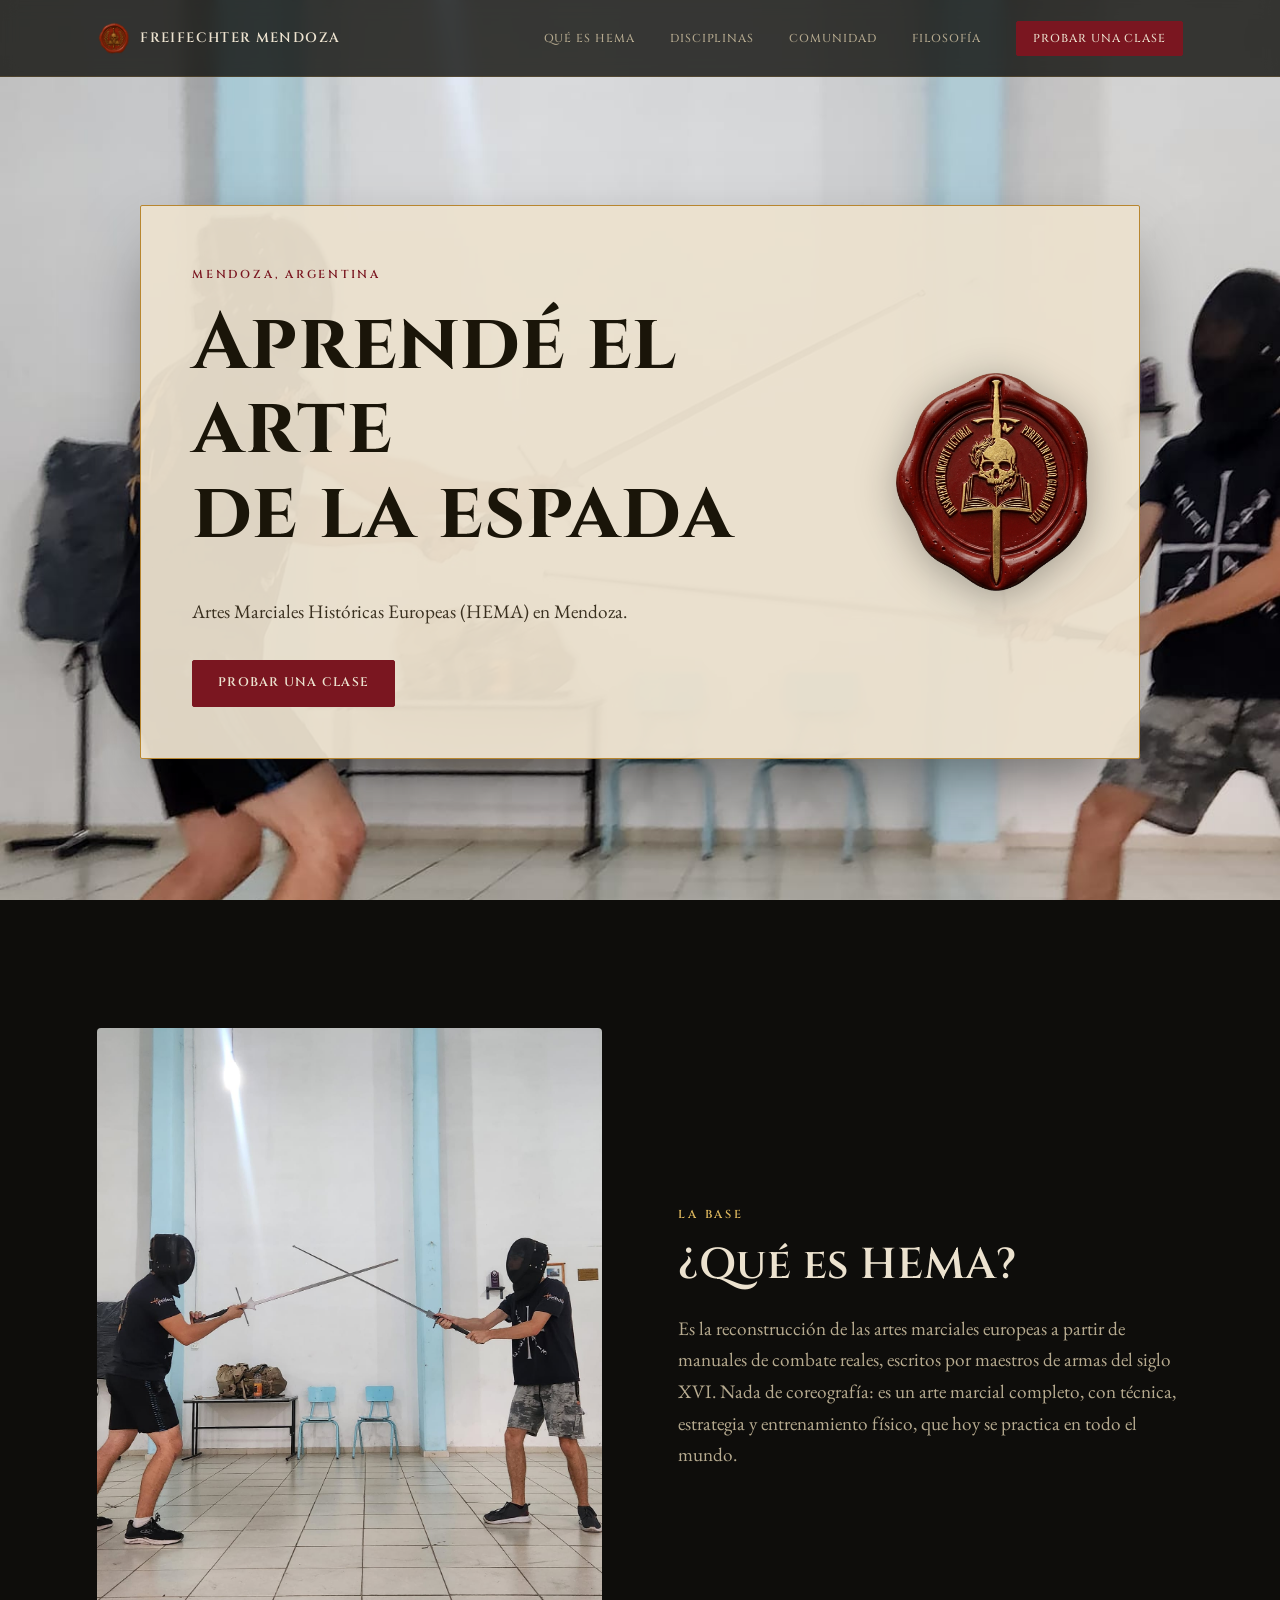
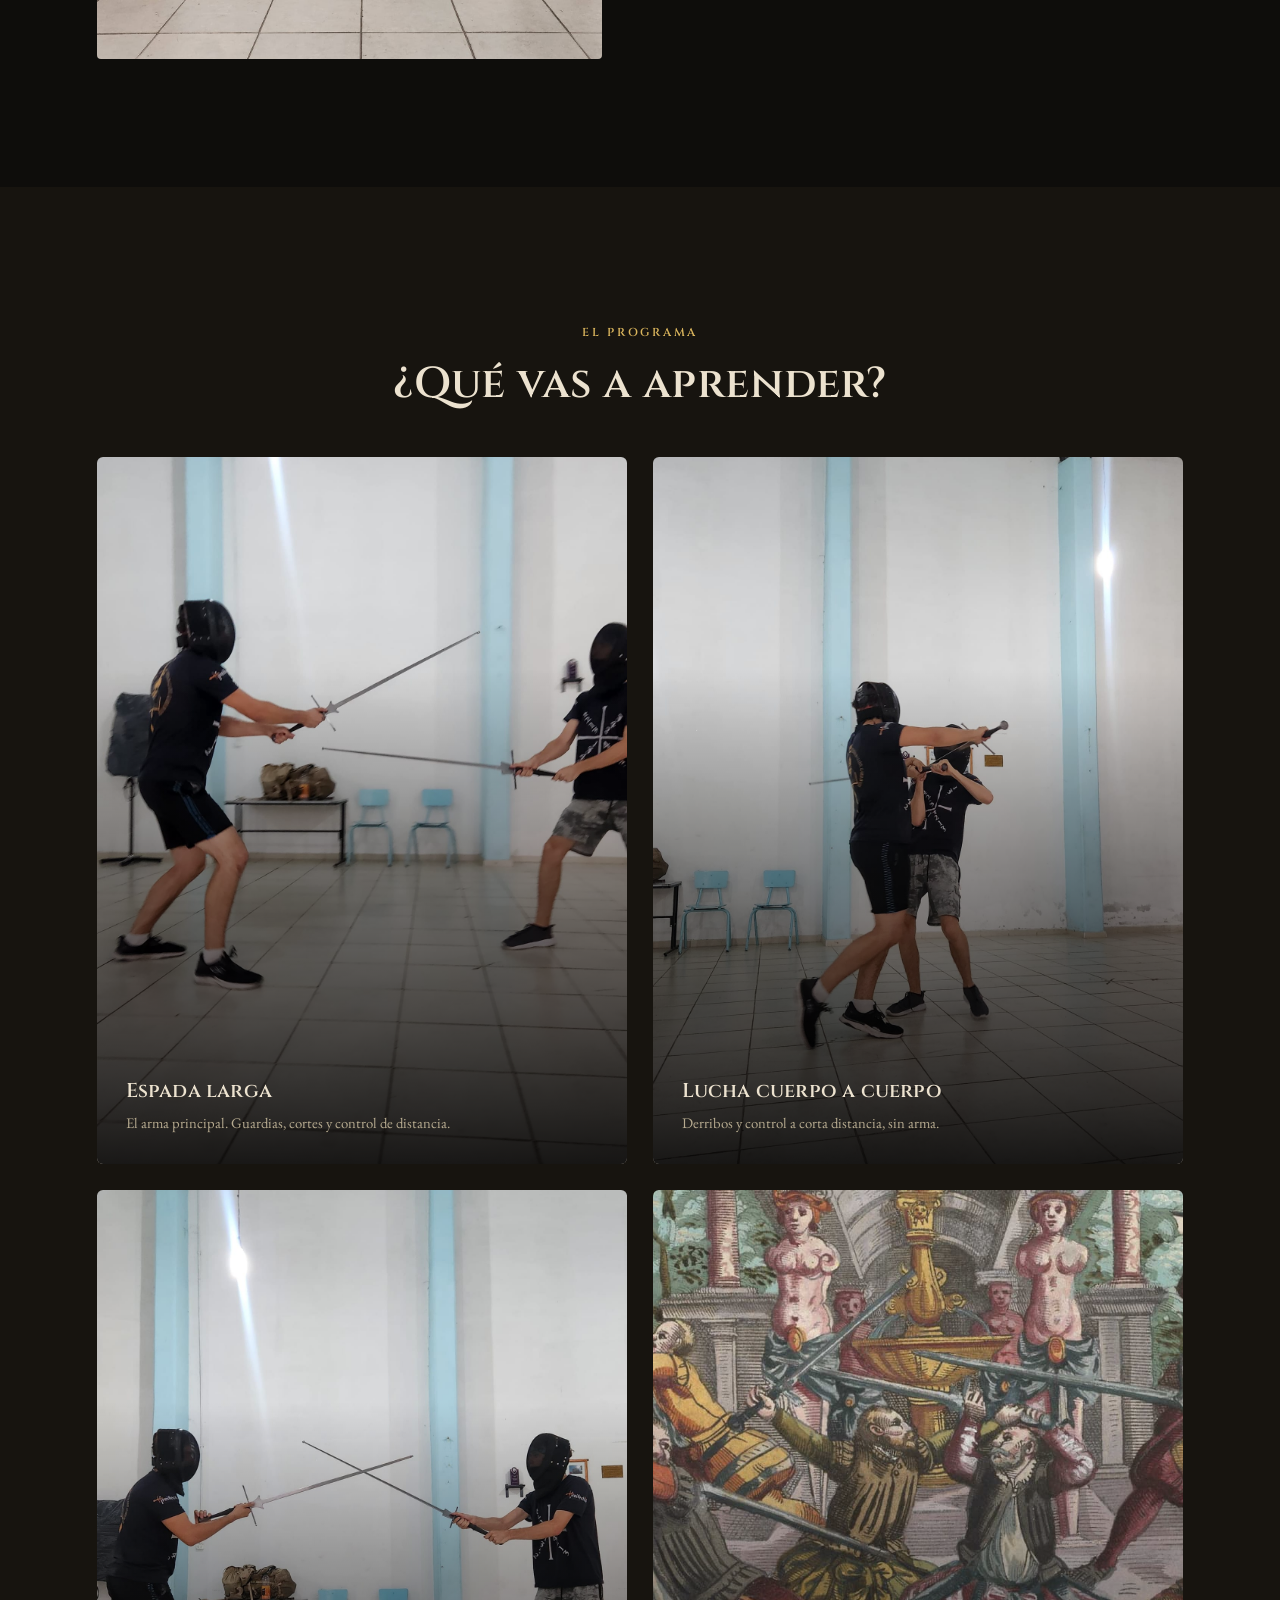
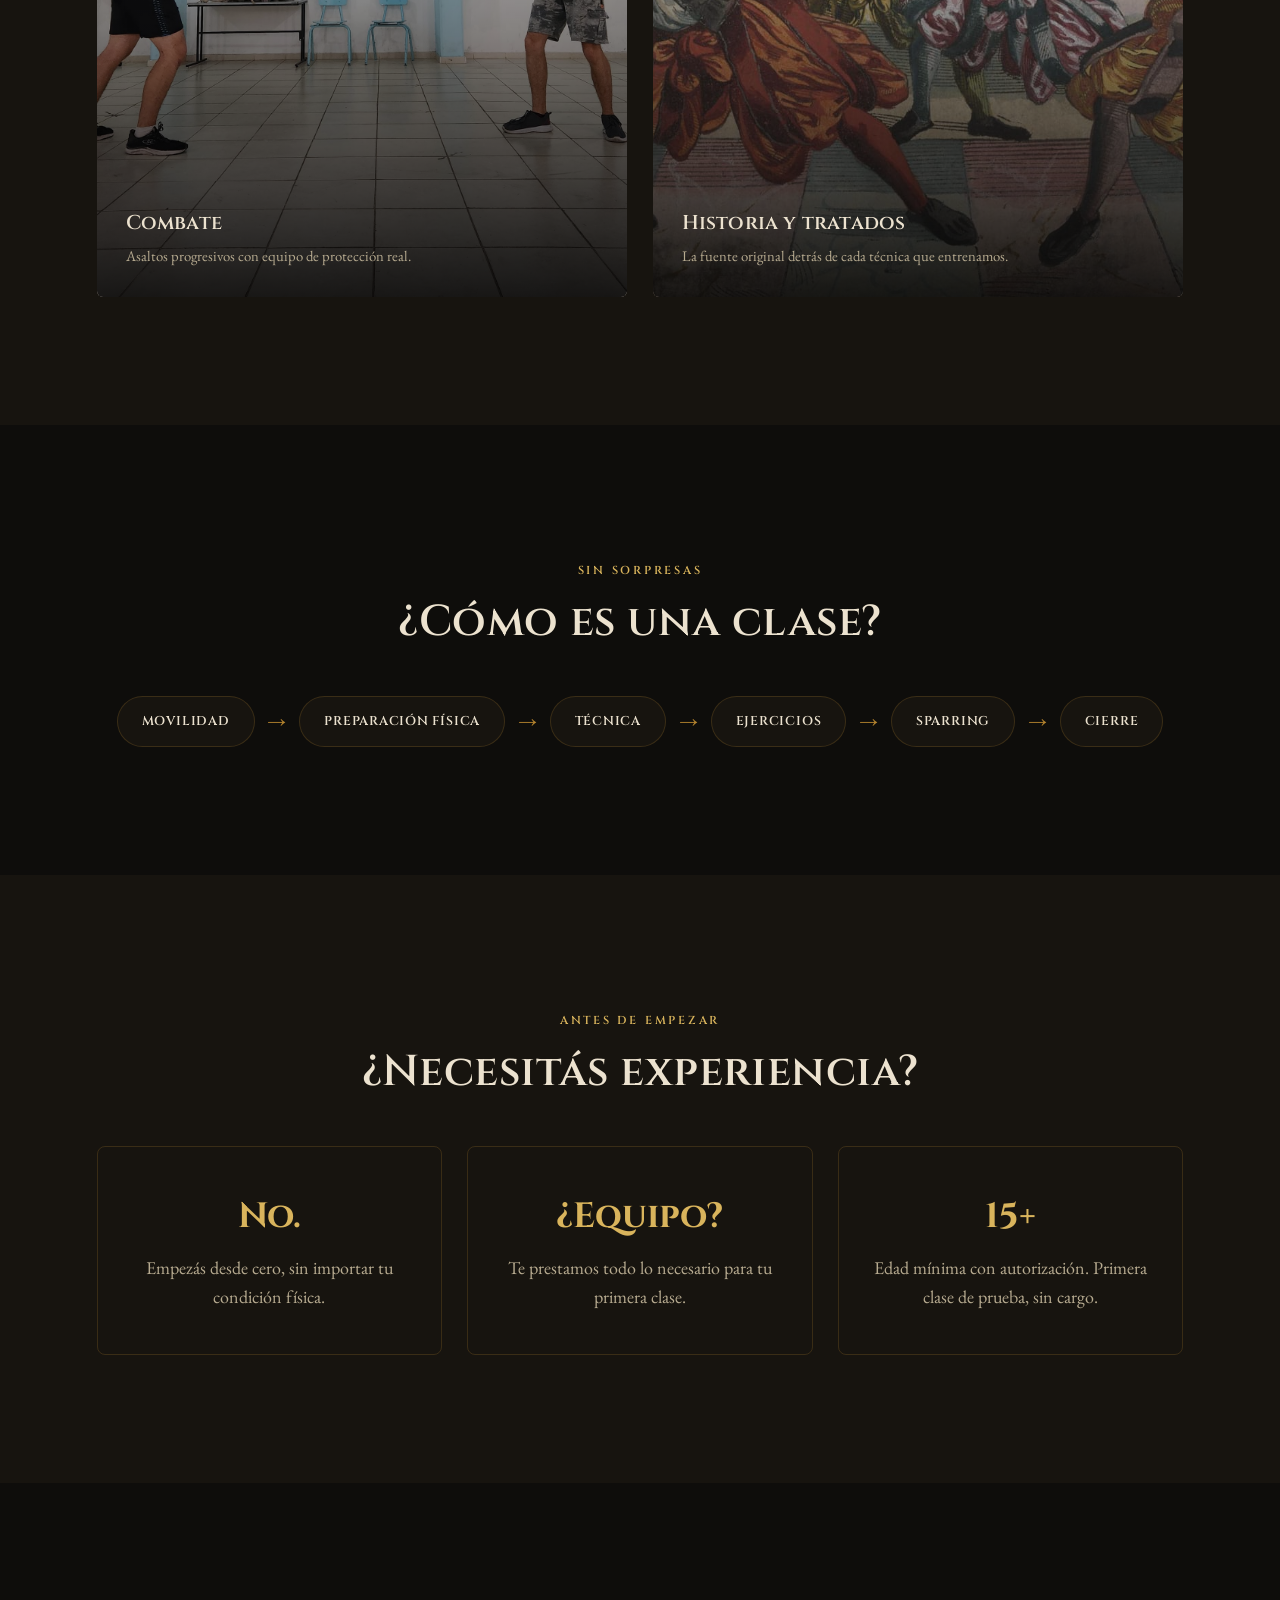
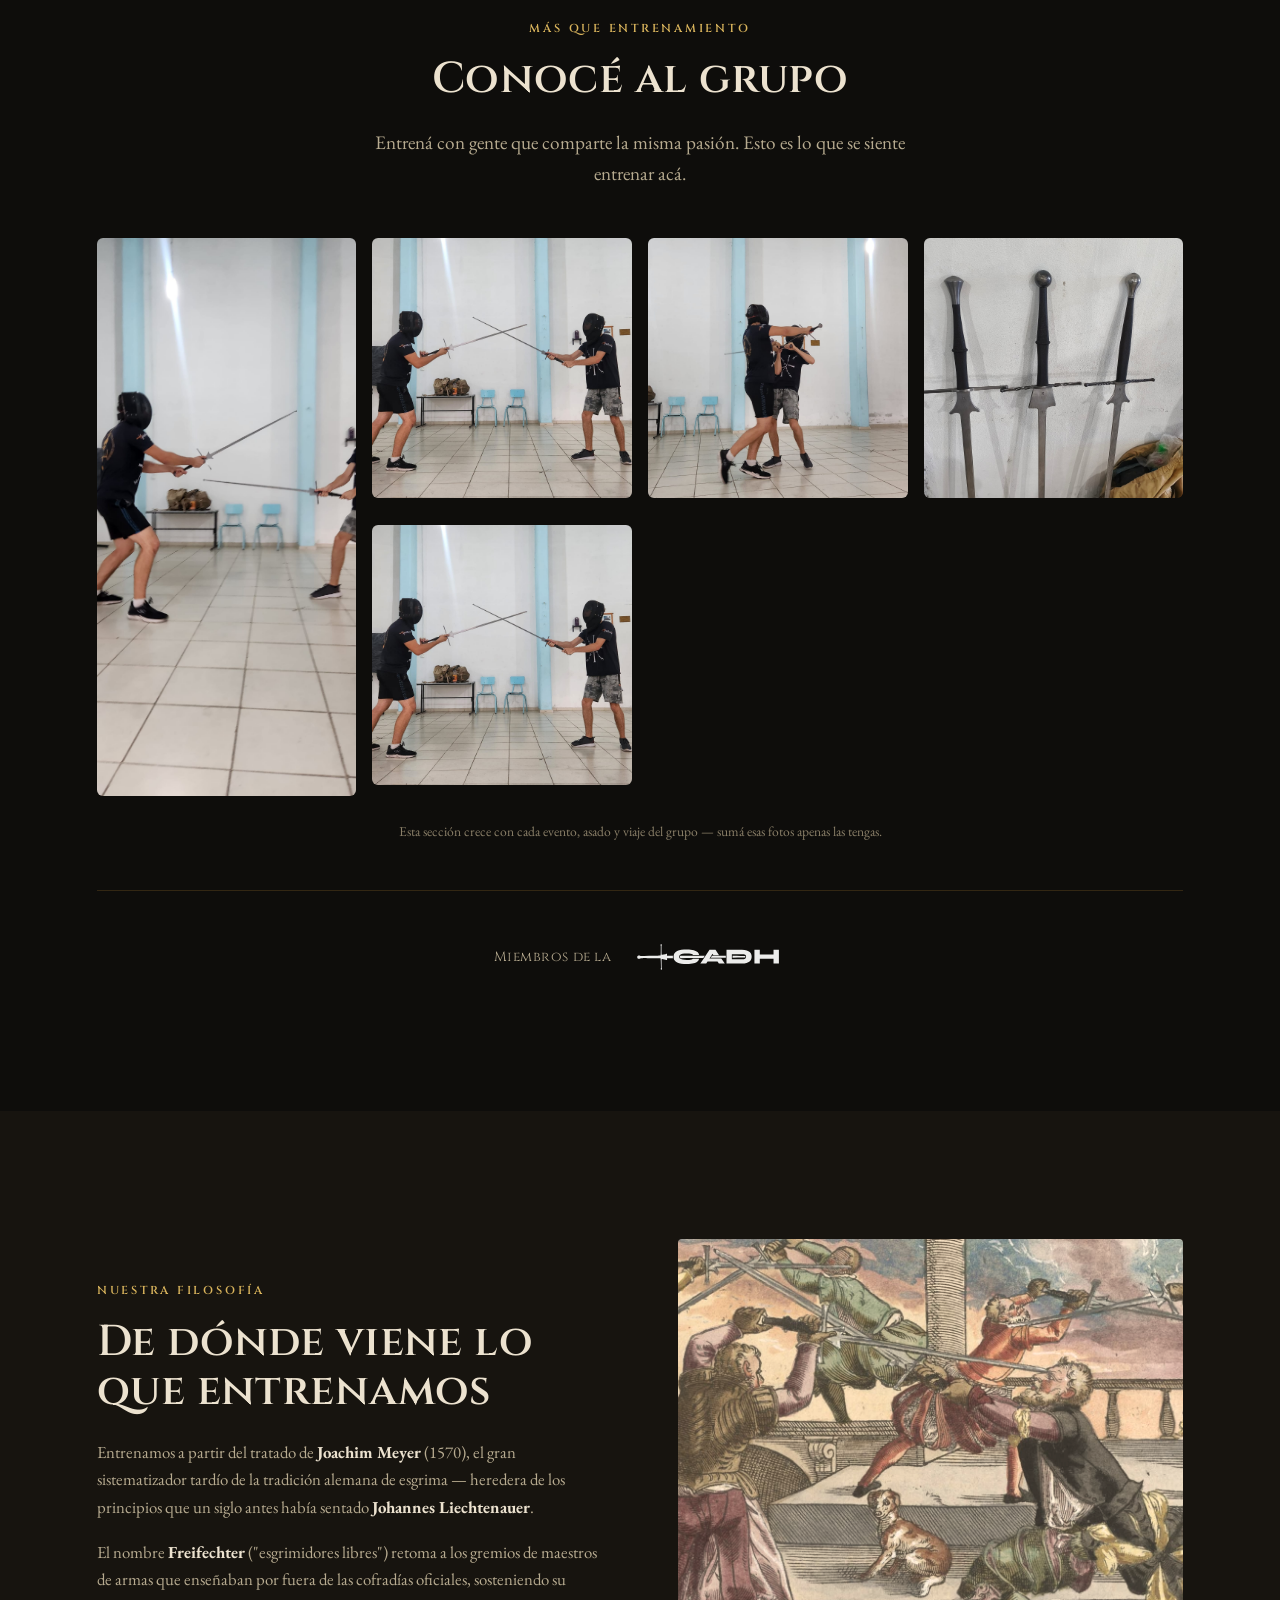
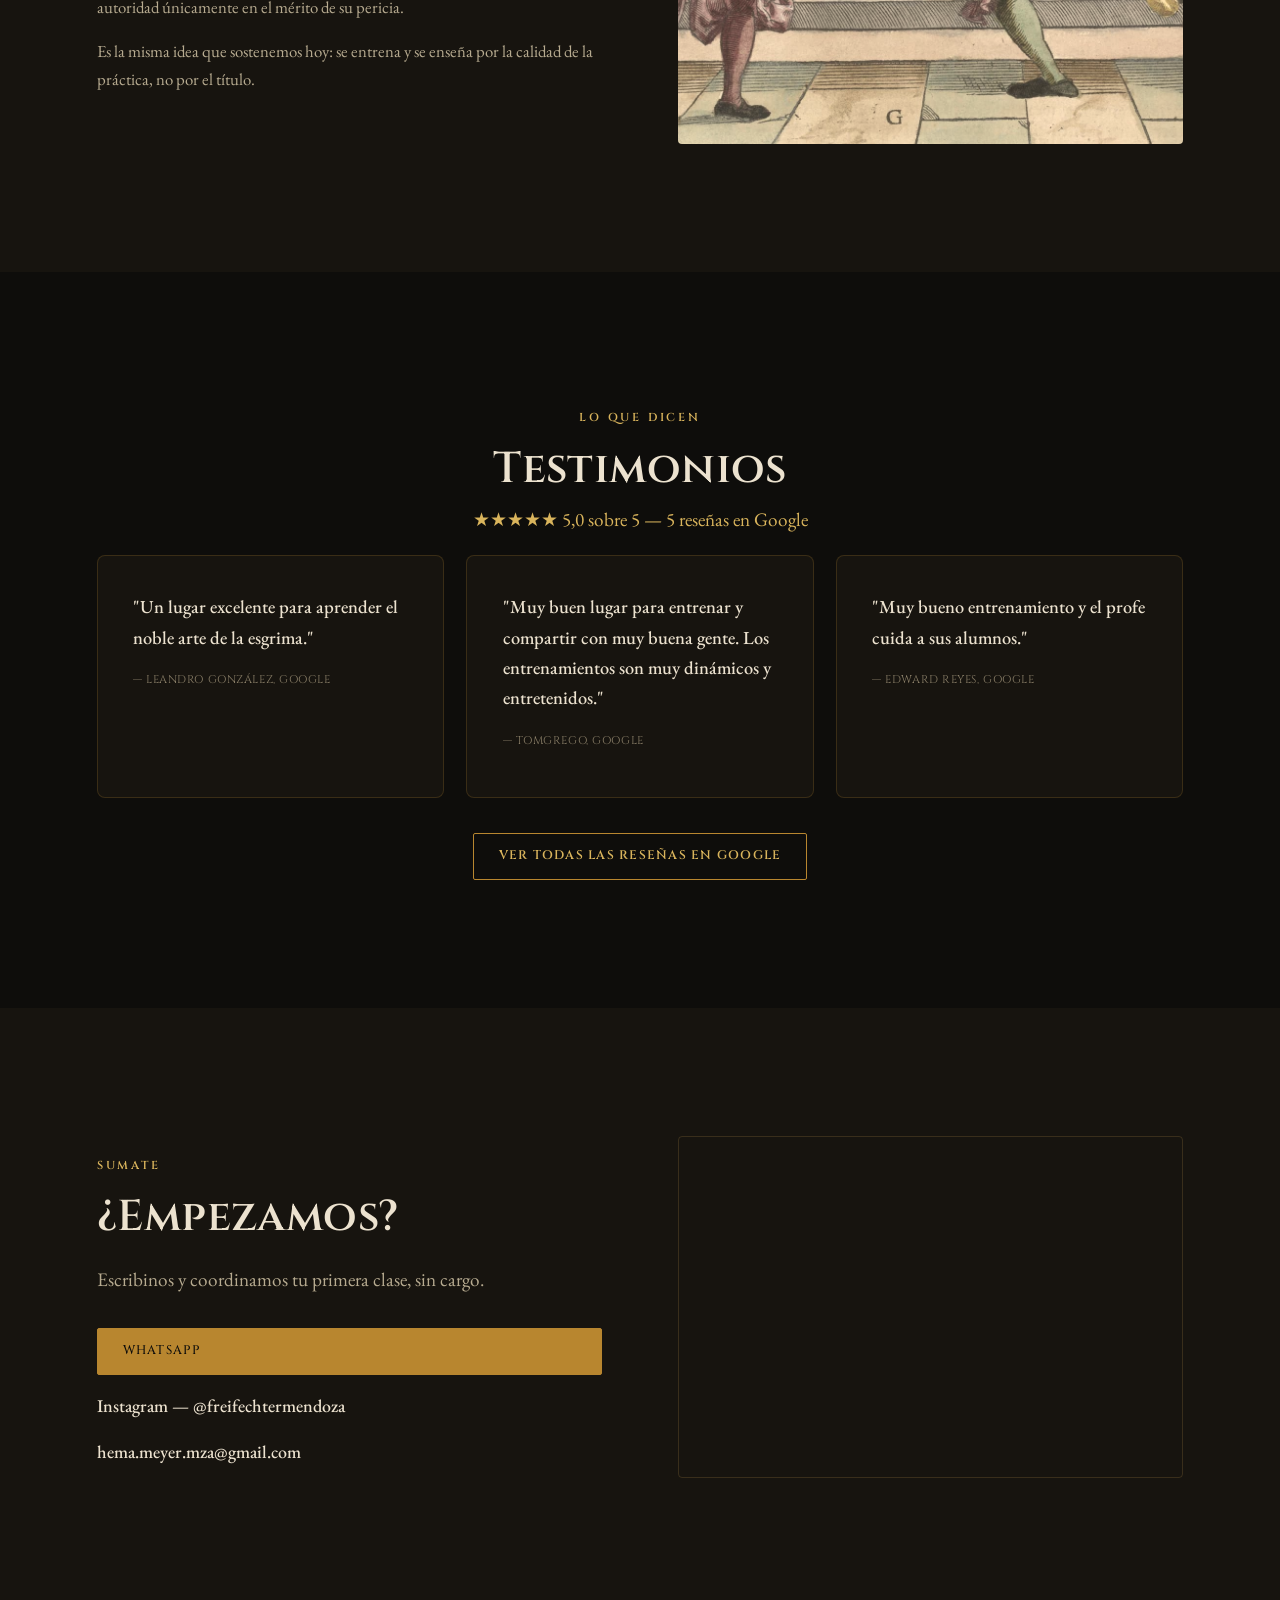
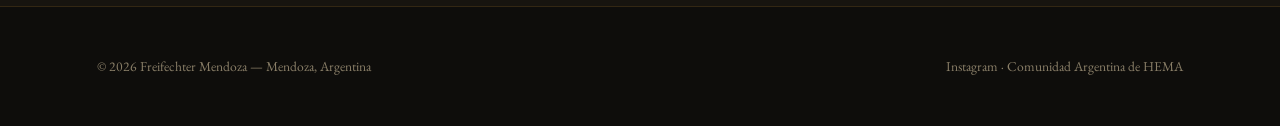
<file: index.html>
<!DOCTYPE html>
<html lang="es-AR">
<head>
<meta charset="UTF-8">
<meta name="viewport" content="width=device-width, initial-scale=1.0">
<title>Freifechter Mendoza — Aprendé el arte de la espada</title>
<meta name="description" content="Artes Marciales Históricas Europeas (HEMA) en Mendoza. Entrená esgrima histórica real: espada larga, lucha cuerpo a cuerpo y combate. Clase de prueba sin cargo.">
<link rel="icon" type="image/png" href="assets/img/logo-icon.png">
<meta property="og:type" content="website">
<meta property="og:site_name" content="Freifechter Mendoza">
<meta property="og:title" content="Freifechter Mendoza — Aprendé el arte de la espada">
<meta property="og:description" content="Artes Marciales Históricas Europeas (HEMA) en Mendoza. Clase de prueba sin cargo.">
<meta property="og:image" content="assets/img/og-image.jpg">
<meta name="twitter:card" content="summary_large_image">
<link rel="stylesheet" href="assets/css/style.css">
</head>
<body>

<nav class="nav">
  <div class="container">
    <a href="#inicio" class="brand">
      <img src="assets/img/logo-icon.png" alt="Freifechter Mendoza">
      <span>FREIFECHTER MENDOZA</span>
    </a>
    <button class="nav-toggle" aria-label="Abrir menú">☰</button>
    <div class="nav-links">
      <a href="#que-es">Qué es HEMA</a>
      <a href="#aprender">Disciplinas</a>
      <a href="#comunidad">Comunidad</a>
      <a href="#filosofia">Filosofía</a>
      <a href="#contacto" class="btn solid" style="padding:.6em 1.4em;">Probar una clase</a>
    </div>
  </div>
</nav>

<!-- HERO -->
<header class="hero" id="inicio">
  <div class="hero-bg" style="background-image:url('assets/img/gallery/entrenamiento-guardia.jpg')"></div>
  <div class="container">
    <div class="hero-content reveal">
      <div class="hero-text">
        <span class="eyebrow">Mendoza, Argentina</span>
        <h1>Aprendé el arte<br>de la espada</h1>
        <p class="lead">Artes Marciales Históricas Europeas (HEMA) en Mendoza.</p>
        <div class="hero-actions">
          <a href="https://wa.me/5492613629978?text=Hola%21%20Quiero%20probar%20una%20clase%20en%20Freifechter%20Mendoza." target="_blank" rel="noopener" class="btn solid">Probar una clase</a>
        </div>
      </div>
      <img src="assets/img/hero-seal.png" alt="Sello Freifechter Mendoza" class="hero-logo">
    </div>
  </div>
</header>

<!-- QUÉ ES HEMA -->
<section id="que-es">
  <div class="container split reveal">
    <div>
      <img src="assets/img/gallery/cruce-espadas.jpg" alt="Dos personas entrenando esgrima histórica">
    </div>
    <div>
      <span class="eyebrow">La base</span>
      <h2>¿Qué es HEMA?</h2>
      <p class="lead">Es la reconstrucción de las artes marciales europeas a partir de manuales de combate reales, escritos por maestros de armas del siglo XVI. Nada de coreografía: es un arte marcial completo, con técnica, estrategia y entrenamiento físico, que hoy se practica en todo el mundo.</p>
    </div>
  </div>
</section>

<!-- QUÉ VAS A APRENDER -->
<section id="aprender" style="background:var(--bg-2);">
  <div class="container">
    <div class="center reveal" style="margin-bottom:3rem;">
      <span class="eyebrow">El programa</span>
      <h2>¿Qué vas a aprender?</h2>
    </div>
    <div class="cards4 reveal">
      <div class="card-big">
        <img src="assets/img/gallery/entrenamiento-guardia.jpg" alt="Espada larga">
        <div class="txt"><h3>Espada larga</h3><p>El arma principal. Guardias, cortes y control de distancia.</p></div>
      </div>
      <div class="card-big">
        <img src="assets/img/gallery/trabajo-cercano.jpg" alt="Lucha cuerpo a cuerpo">
        <div class="txt"><h3>Lucha cuerpo a cuerpo</h3><p>Derribos y control a corta distancia, sin arma.</p></div>
      </div>
      <div class="card-big">
        <img src="assets/img/gallery/cruce-espadas.jpg" alt="Combate">
        <div class="txt"><h3>Combate</h3><p>Asaltos progresivos con equipo de protección real.</p></div>
      </div>
      <div class="card-big">
        <img src="assets/img/hero/carousel-3.jpg" alt="Historia y tratados">
        <div class="txt"><h3>Historia y tratados</h3><p>La fuente original detrás de cada técnica que entrenamos.</p></div>
      </div>
    </div>
  </div>
</section>

<!-- CÓMO ES UNA CLASE -->
<section>
  <div class="container center reveal">
    <span class="eyebrow">Sin sorpresas</span>
    <h2 style="margin-bottom:3rem;">¿Cómo es una clase?</h2>
    <div class="timeline">
      <div class="step">Movilidad</div><span class="arrow">→</span>
      <div class="step">Preparación física</div><span class="arrow">→</span>
      <div class="step">Técnica</div><span class="arrow">→</span>
      <div class="step">Ejercicios</div><span class="arrow">→</span>
      <div class="step">Sparring</div><span class="arrow">→</span>
      <div class="step">Cierre</div>
    </div>
  </div>
</section>

<!-- NECESITO EXPERIENCIA -->
<section style="background:var(--bg-2);">
  <div class="container">
    <div class="center reveal" style="margin-bottom:3rem;">
      <span class="eyebrow">Antes de empezar</span>
      <h2>¿Necesitás experiencia?</h2>
    </div>
    <div class="trust3 reveal">
      <div class="trust-block">
        <div class="big">No.</div>
        <p>Empezás desde cero, sin importar tu condición física.</p>
      </div>
      <div class="trust-block">
        <div class="big">¿Equipo?</div>
        <p>Te prestamos todo lo necesario para tu primera clase.</p>
      </div>
      <div class="trust-block">
        <div class="big">15+</div>
        <p>Edad mínima con autorización. Primera clase de prueba, sin cargo.</p>
      </div>
    </div>
  </div>
</section>

<!-- COMUNIDAD -->
<section id="comunidad">
  <div class="container">
    <div class="center reveal" style="margin-bottom:3rem;">
      <span class="eyebrow">Más que entrenamiento</span>
      <h2>Conocé al grupo</h2>
      <p class="lead mx-auto center">Entrená con gente que comparte la misma pasión. Esto es lo que se siente entrenar acá.</p>
    </div>
    <div class="community-grid reveal">
      <img class="tall" src="assets/img/gallery/entrenamiento-guardia.jpg" alt="Entrenamiento en guardia">
      <img src="assets/img/gallery/cruce-espadas.jpg" alt="Cruce de espadas">
      <img src="assets/img/gallery/trabajo-cercano.jpg" alt="Trabajo a corta distancia">
      <img src="assets/img/gallery/espadas-equipo.jpg" alt="Equipo del club">
      <img src="assets/img/gallery/cruce-espadas.jpg" alt="Asalto de entrenamiento">
    </div>
    <p class="form-note center" style="margin-top:1.5rem;font-size:.85rem;color:var(--gray-dim);">Esta sección crece con cada evento, asado y viaje del grupo — sumá esas fotos apenas las tengas.</p>
    <div class="cadh-badge reveal">
      <span>Miembros de la</span>
      <a href="https://www.cadh-hema.com.ar" target="_blank" rel="noopener">
        <img src="assets/img/logo-cadh.svg" alt="Comunidad Argentina de HEMA">
      </a>
    </div>
  </div>
</section>

<!-- FILOSOFÍA -->
<section id="filosofia" class="philosophy">
  <div class="container split reverse reveal">
    <div>
      <img src="assets/img/hero/carousel-5.jpg" alt="Grabado histórico de esgrima, siglo XVI">
    </div>
    <div>
      <span class="eyebrow">Nuestra filosofía</span>
      <h2>De dónde viene lo que entrenamos</h2>
      <p>Entrenamos a partir del tratado de <strong style="color:var(--white);">Joachim Meyer</strong> (1570), el gran sistematizador tardío de la tradición alemana de esgrima — heredera de los principios que un siglo antes había sentado <strong style="color:var(--white);">Johannes Liechtenauer</strong>.</p>
      <p>El nombre <strong style="color:var(--white);">Freifechter</strong> ("esgrimidores libres") retoma a los gremios de maestros de armas que enseñaban por fuera de las cofradías oficiales, sosteniendo su autoridad únicamente en el mérito de su pericia.</p>
      <p>Es la misma idea que sostenemos hoy: se entrena y se enseña por la calidad de la práctica, no por el título.</p>
    </div>
  </div>
</section>

<!-- TESTIMONIOS -->
<section>
  <div class="container">
    <div class="center reveal" style="margin-bottom:1.2rem;">
      <span class="eyebrow">Lo que dicen</span>
      <h2 style="margin-bottom:.6rem;">Testimonios</h2>
      <p class="lead mx-auto center" style="color:var(--gold-soft);">★★★★★ 5,0 sobre 5 — 5 reseñas en Google</p>
    </div>
    <div class="testi-grid reveal">
      <div class="testi-card">
        <p class="quote">"Un lugar excelente para aprender el noble arte de la esgrima."</p>
        <p class="who">— Leandro González, Google</p>
      </div>
      <div class="testi-card">
        <p class="quote">"Muy buen lugar para entrenar y compartir con muy buena gente. Los entrenamientos son muy dinámicos y entretenidos."</p>
        <p class="who">— TomGrego, Google</p>
      </div>
      <div class="testi-card">
        <p class="quote">"Muy bueno entrenamiento y el profe cuida a sus alumnos."</p>
        <p class="who">— Edward Reyes, Google</p>
      </div>
    </div>
    <div class="center reveal" style="margin-top:2.2rem;">
      <a href="https://maps.app.goo.gl/nJZAB4cJ3z2qL3cm6" target="_blank" rel="noopener" class="btn">Ver todas las reseñas en Google</a>
    </div>
  </div>
</section>

<!-- CONTACTO -->
<section id="contacto" style="background:var(--bg-2);">
  <div class="container contact-box reveal">
    <div>
      <span class="eyebrow">Sumate</span>
      <h2>¿Empezamos?</h2>
      <p class="lead">Escribinos y coordinamos tu primera clase, sin cargo.</p>
      <div class="contact-links">
        <a href="https://wa.me/5492613629978?text=Hola%21%20Quiero%20probar%20una%20clase%20en%20Freifechter%20Mendoza." target="_blank" rel="noopener" class="btn gold">WhatsApp</a>
        <a href="https://www.instagram.com/freifechtermendoza/" target="_blank" rel="noopener">Instagram — @freifechtermendoza</a>
        <a href="mailto:hema.meyer.mza@gmail.com">hema.meyer.mza@gmail.com</a>
      </div>
    </div>
    <div class="map-frame">
      <iframe src="https://www.google.com/maps?q=-32.9106794,-68.8632661&hl=es&z=14&output=embed" loading="lazy" title="Ubicación Freifechter Mendoza"></iframe>
    </div>
  </div>
</section>

<footer>
  <div class="container footer-row">
    <span>© <span id="year"></span> Freifechter Mendoza — Mendoza, Argentina</span>
    <span><a href="https://www.instagram.com/freifechtermendoza/" target="_blank" rel="noopener">Instagram</a> · <a href="https://www.cadh-hema.com.ar" target="_blank" rel="noopener">Comunidad Argentina de HEMA</a></span>
  </div>
</footer>

<script>document.getElementById('year').textContent = new Date().getFullYear();</script>
<script src="assets/js/main.js"></script>
</body>
</html>
</file>
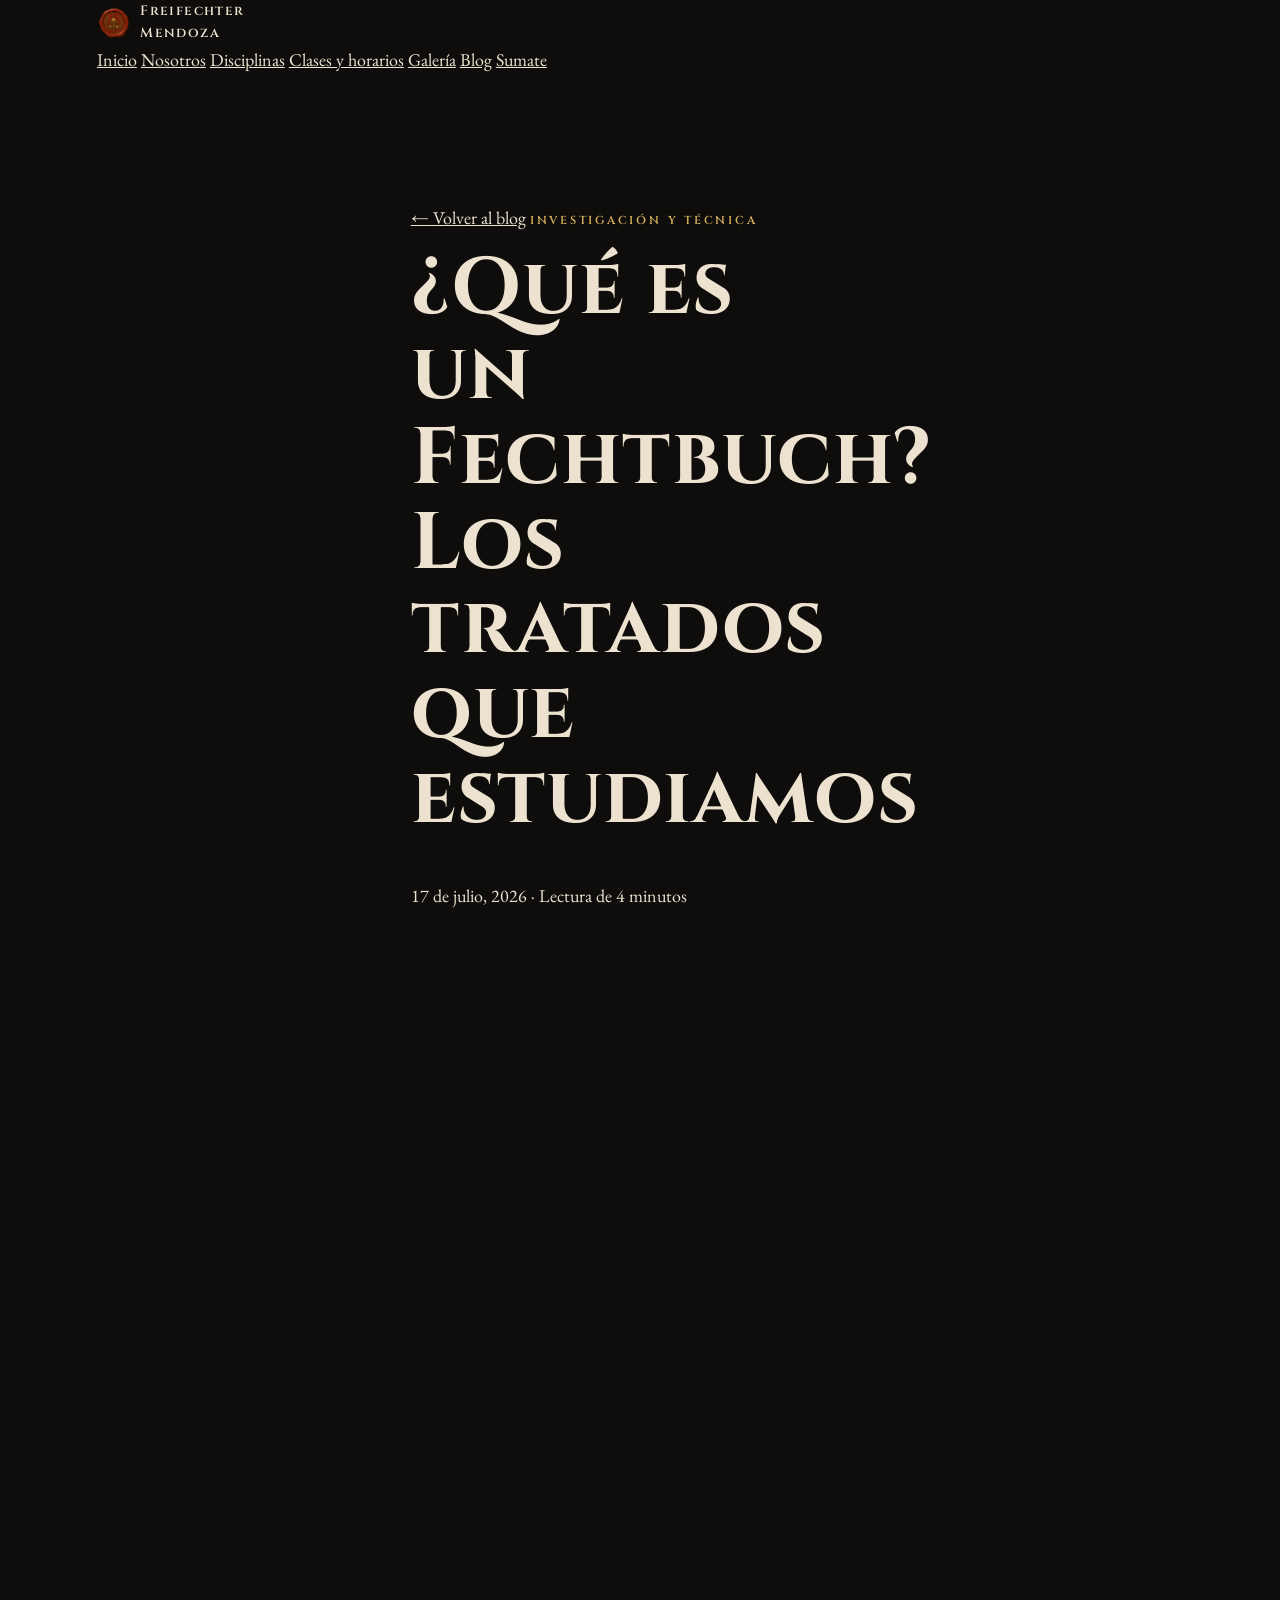
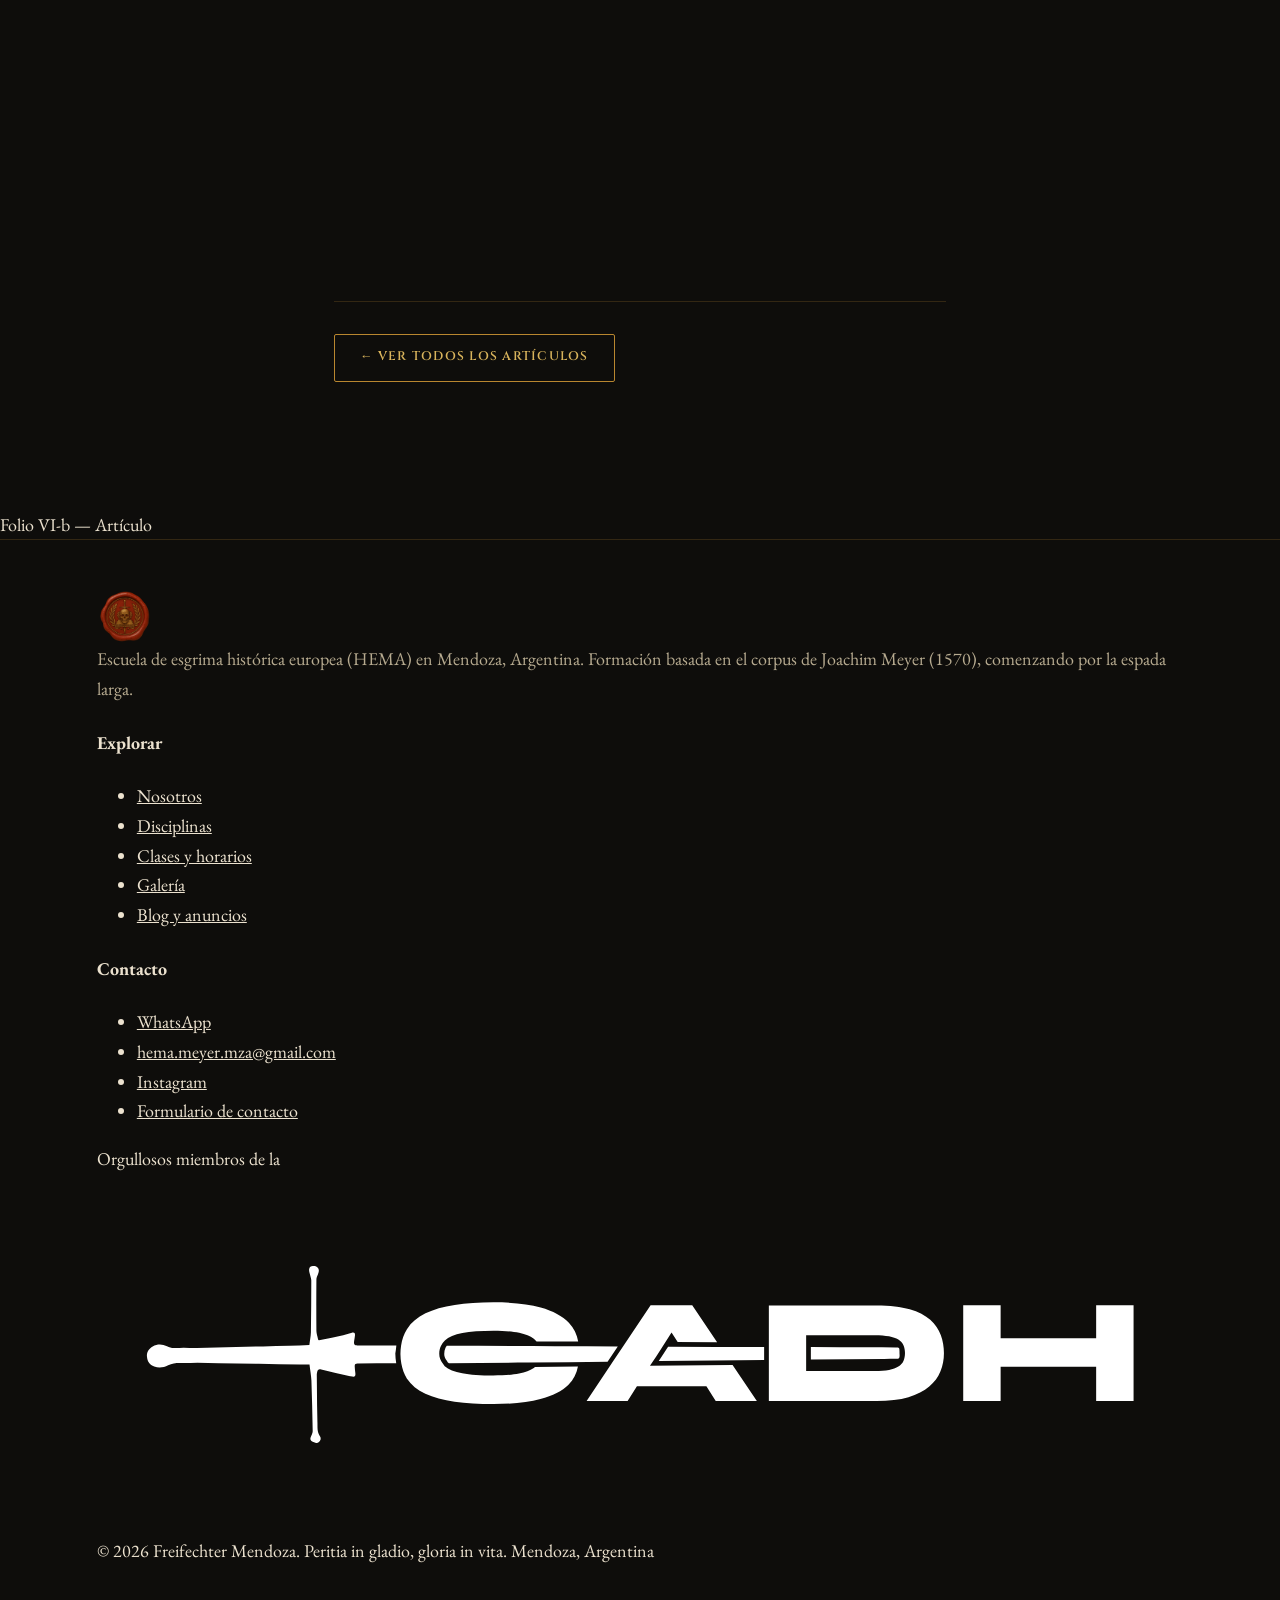
<file: articulo-fechtbuch.html>
<!DOCTYPE html>
<html lang="es-AR">
<head>
<meta charset="UTF-8">
<meta name="viewport" content="width=device-width, initial-scale=1.0">
<title>¿Qué es un Fechtbuch? · Freifechter Mendoza</title>
<meta name="description" content="Qué es un Fechtbuch, la tradición alemana de tratados de esgrima, y por qué Freifechter Mendoza entrena a partir del de Joachim Meyer.">
<link rel="canonical" href="https://freifechter.ar/articulo-fechtbuch.html">
<meta property="og:type" content="website">
<meta property="og:site_name" content="Freifechter Mendoza">
<meta property="og:title" content="¿Qué es un Fechtbuch? · Freifechter Mendoza">
<meta property="og:description" content="Qué es un Fechtbuch, la tradición alemana de tratados de esgrima, y por qué Freifechter Mendoza entrena a partir del de Joachim Meyer.">
<meta property="og:image" content="https://freifechter.ar/assets/img/og-image.jpg">
<meta property="og:url" content="https://freifechter.ar/articulo-fechtbuch.html">
<meta property="og:locale" content="es_AR">
<meta name="twitter:card" content="summary_large_image">
<meta name="twitter:title" content="¿Qué es un Fechtbuch? · Freifechter Mendoza">
<meta name="twitter:description" content="Qué es un Fechtbuch, la tradición alemana de tratados de esgrima, y por qué Freifechter Mendoza entrena a partir del de Joachim Meyer.">
<meta name="twitter:image" content="https://freifechter.ar/assets/img/og-image.jpg">
<link rel="icon" type="image/png" href="assets/img/logo-icon.png">
<link rel="stylesheet" href="assets/css/style.css">
</head>
<body>

<header class="site-header">
  <div class="container">
    <a href="index.html" class="brand">
      <img src="assets/img/logo-icon.png" alt="Escudo Freifechter Mendoza">
      <span class="brand-word">Freifechter<br>Mendoza</span>
    </a>
    <button class="nav-toggle" aria-label="Abrir menú" aria-expanded="false">☰</button>
    <nav class="main-nav">
      <a href="index.html" class="">Inicio</a>
      <a href="nosotros.html" class="">Nosotros</a>
      <a href="disciplinas.html" class="">Disciplinas</a>
      <a href="horarios.html" class="">Clases y horarios</a>
      <a href="galeria.html" class="">Galería</a>
      <a href="blog.html" class="active">Blog</a>
      <a href="contacto.html" class="">Sumate</a>
    </nav>
  </div>
</header>

<main id="page" class="page-sheet">
<section class="article-hero">
  <div class="container" style="max-width:68ch;">
    <a href="blog.html" class="back-link">← Volver al blog</a>
    <span class="eyebrow">Investigación y técnica</span>
    <h1>¿Qué es un Fechtbuch? Los tratados que estudiamos</h1>
    <div class="article-meta">
      <span>17 de julio, 2026</span>
      <span>·</span>
      <span>Lectura de 4 minutos</span>
    </div>
  </div>
</section>

<section style="padding-top:0;">
  <div class="container">
    <div class="article-body reveal">
      <p>Antes de empuñar una espada de práctica, en Freifechter Mendoza pasamos, aunque sea un rato, por la biblioteca. Todo lo que entrenamos sale de un tipo de documento muy específico: el <strong>Fechtbuch</strong> — literalmente, "libro de combate" o "libro de esgrima" en alemán.</p>

      <p>Un Fechtbuch es un manual histórico de combate: texto e ilustraciones que describen guardias, cortes, agarres y tácticas, escritos por maestros de armas para transmitir su sistema a otros esgrimistas. La tradición se extiende desde el siglo XIV hasta bien entrado el XVII, y varía muchísimo de un autor a otro — algunos son casi crípticos, escritos en verso mnemónico para proteger el conocimiento de ojos ajenos; otros son manuales extensos y didácticos, pensados directamente para enseñar.</p>

      <h2>Por qué elegimos el de Joachim Meyer</h2>
      <p>Dentro de esa tradición alemana, el tratado de <strong>Joachim Meyer</strong> — su <em>Gründtliche Beschreibung der Kunst des Fechtens</em> ("Descripción fundamental del arte de la esgrima"), publicado en 1570 — ocupa un lugar particular. Escribe más de un siglo después de los primeros maestros de la tradición, en un momento en que la esgrima civil y deportiva empezaba a tomar la forma que hoy asociamos con la esgrima histórica europea.</p>

      <p>Lo que hace especial al tratado de Meyer, para nosotros como escuela, es su vocación pedagógica. No es una colección de apuntes para practicantes que ya saben — es un curso: organiza el aprendizaje en una progresión, cubre varias armas (espada larga, dussack, rappier, daga, armas de asta) bajo principios compartidos, y acompaña cada explicación con grabados detallados que muestran la postura exacta del cuerpo. Es, en cierto sentido, el tratado más "utilizable" como programa de estudio completo que nos dejó el siglo XVI.</p>

      <blockquote>«In sapientia incipit victoria» — la victoria empieza en el conocimiento.</blockquote>

      <h2>De la página a la sala de armas</h2>
      <p>Trabajar a partir de un Fechtbuch no es "actuar" lo que dice el libro. Es un proceso de traducción constante: leer la fuente (muchas veces en alemán temprano-moderno), interpretar qué principio biomecánico o táctico describe cada pasaje, probarlo con un compañero de entrenamiento, y ajustar la interpretación cuando el cuerpo — y la resistencia real de otra persona — contradicen la lectura inicial. Por eso empezamos siempre por la espada larga: es el arma que Meyer mismo usa para sentar las bases de distancia, tiempo y estructura antes de pasar a las demás.</p>

      <p>Cada nota que publiquemos en este blog va a partir de ese mismo ejercicio: leer la fuente, y contar qué encontramos.</p>
    </div>

    <div style="max-width:68ch;margin:3rem auto 0;padding-top:2rem;border-top:1px solid var(--line);">
      <a href="blog.html" class="btn">← Ver todos los artículos</a>
    </div>
  </div>
</section>
<div class="folio">Folio VI-b — Artículo</div>
</main>

<footer>
  <div class="container">
    <div class="footer-grid">
      <div class="footer-brand">
        <img src="assets/img/logo-icon.png" alt="Escudo Freifechter Mendoza" style="width:56px;height:56px;">
        <p>Escuela de esgrima histórica europea (HEMA) en Mendoza, Argentina. Formación basada en el corpus de Joachim Meyer (1570), comenzando por la espada larga.</p>
      </div>
      <div>
        <h4>Explorar</h4>
        <ul>
          <li><a href="nosotros.html">Nosotros</a></li>
          <li><a href="disciplinas.html">Disciplinas</a></li>
          <li><a href="horarios.html">Clases y horarios</a></li>
          <li><a href="galeria.html">Galería</a></li>
          <li><a href="blog.html">Blog y anuncios</a></li>
        </ul>
      </div>
      <div>
        <h4>Contacto</h4>
        <ul>
          <li><a href="https://wa.me/5492613629978?text=Hola%21%20Quiero%20probar%20una%20clase%20en%20Freifechter%20Mendoza." target="_blank" rel="noopener">WhatsApp</a></li>
          <li><a href="mailto:hema.meyer.mza@gmail.com">hema.meyer.mza@gmail.com</a></li>
          <li><a href="https://www.instagram.com/freifechtermendoza/" target="_blank" rel="noopener">Instagram</a></li>
          <li><a href="contacto.html">Formulario de contacto</a></li>
        </ul>
      </div>
    </div>
    <div class="footer-partners">
      <span>Orgullosos miembros de la</span>
      <a href="https://www.cadh-hema.com.ar" target="_blank" rel="noopener">
        <img src="assets/img/logo-cadh.svg" alt="Comunidad Argentina de HEMA">
      </a>
    </div>
    <div class="footer-bottom">
      <span>© <span id="year"></span> Freifechter Mendoza. Peritia in gladio, gloria in vita.</span>
      <span>Mendoza, Argentina</span>
    </div>
  </div>
</footer>

<script>document.getElementById('year').textContent = new Date().getFullYear();</script>
<script src="assets/js/main.js"></script>
<script src="assets/js/page-transitions.js"></script>
</body>
</html>
</file>
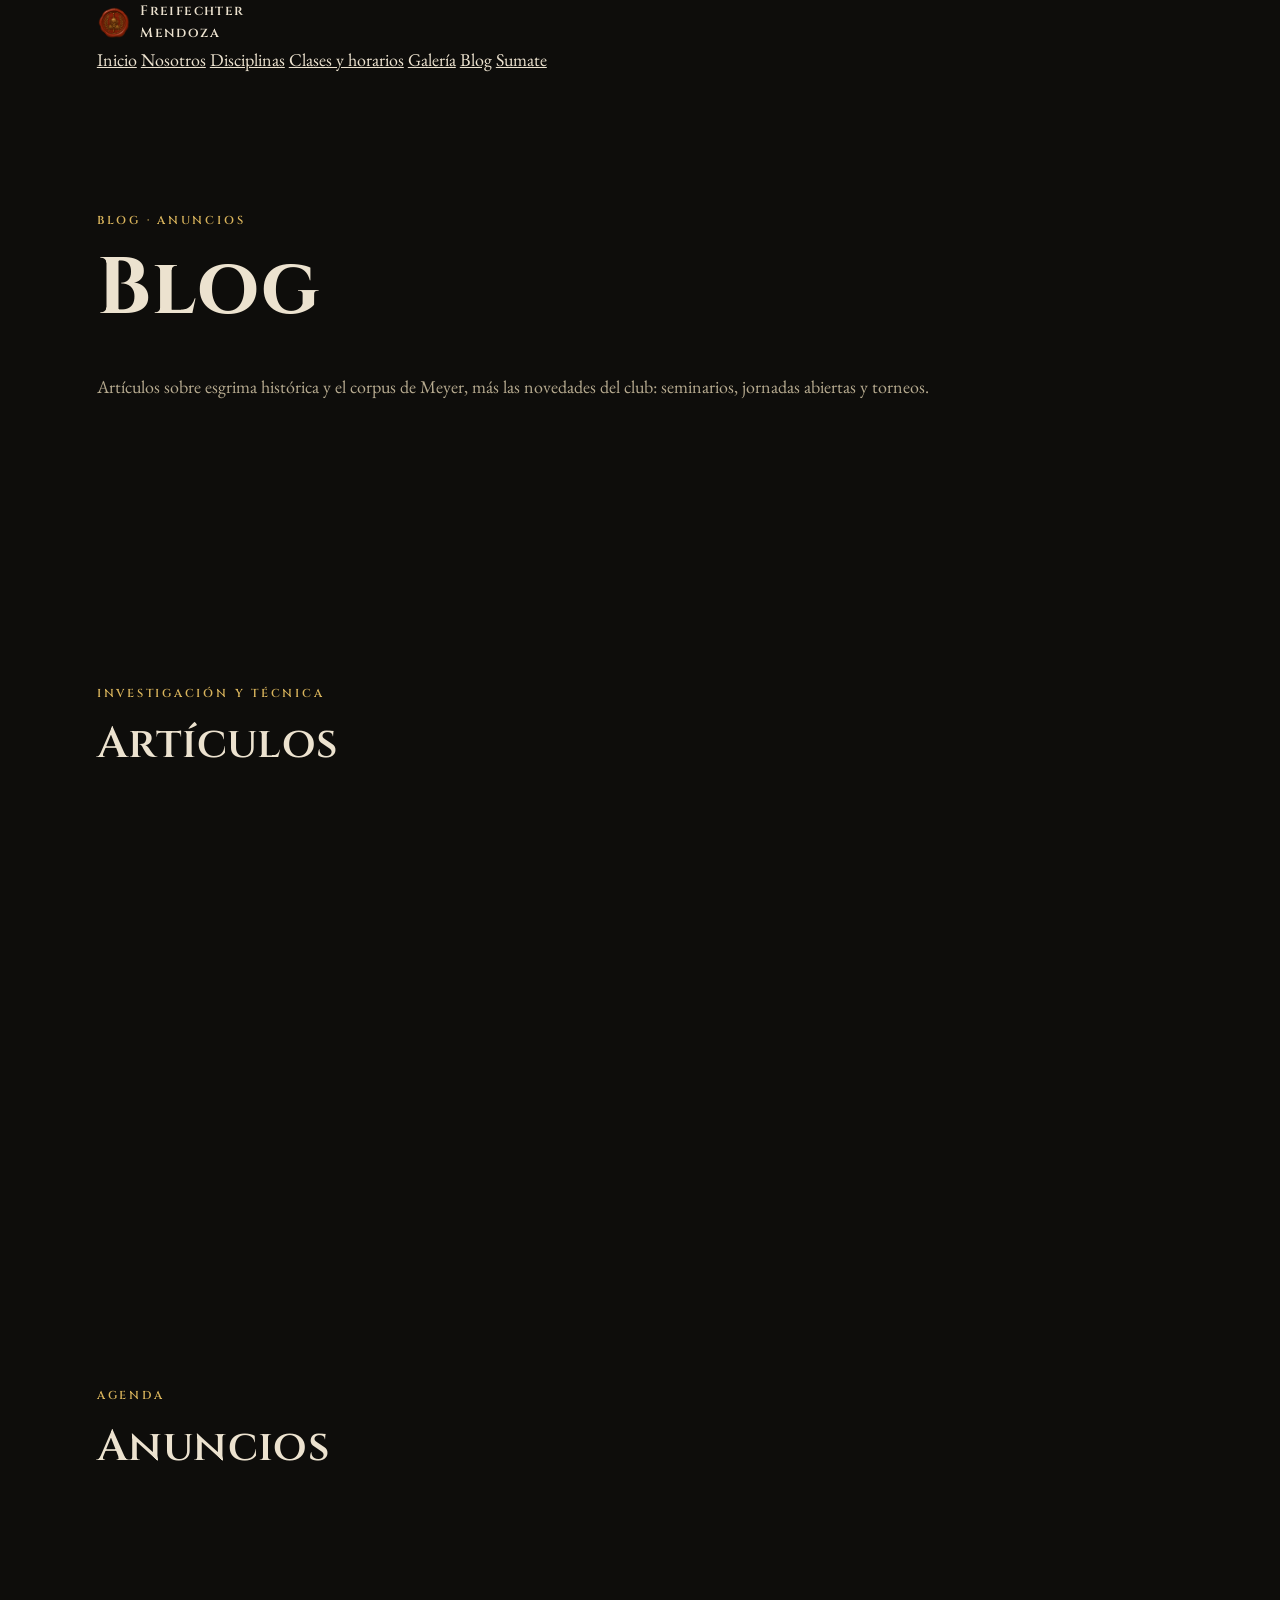
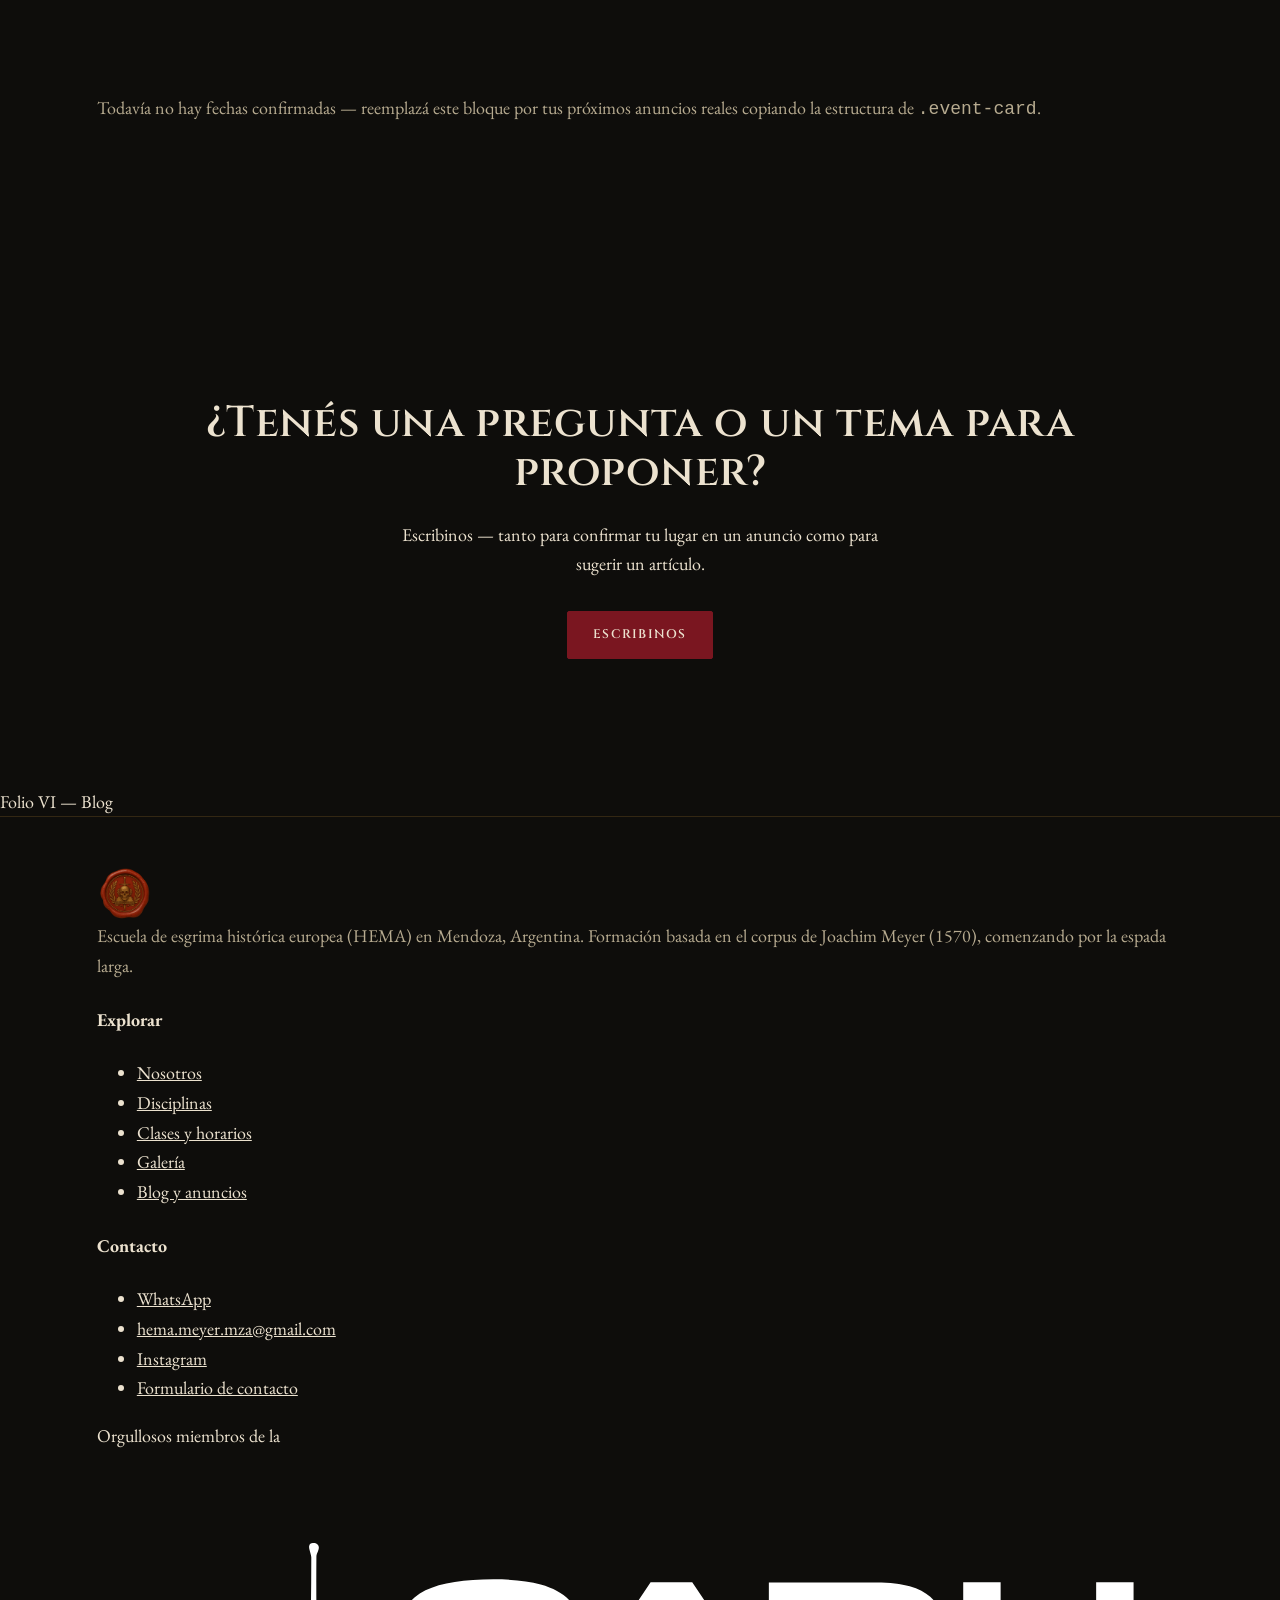
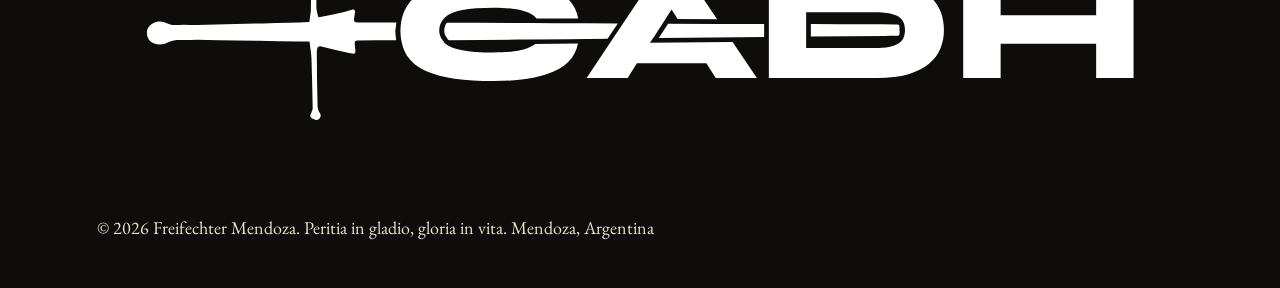
<file: blog.html>
<!DOCTYPE html>
<html lang="es-AR">
<head>
<meta charset="UTF-8">
<meta name="viewport" content="width=device-width, initial-scale=1.0">
<title>Blog · Freifechter Mendoza</title>
<meta name="description" content="Artículos sobre esgrima histórica y anuncios de seminarios, jornadas y torneos de Freifechter Mendoza.">
<link rel="canonical" href="https://freifechter.ar/blog.html">
<meta property="og:type" content="website">
<meta property="og:site_name" content="Freifechter Mendoza">
<meta property="og:title" content="Blog · Freifechter Mendoza">
<meta property="og:description" content="Artículos sobre esgrima histórica y anuncios de seminarios, jornadas y torneos de Freifechter Mendoza.">
<meta property="og:image" content="https://freifechter.ar/assets/img/og-image.jpg">
<meta property="og:url" content="https://freifechter.ar/blog.html">
<meta property="og:locale" content="es_AR">
<meta name="twitter:card" content="summary_large_image">
<meta name="twitter:title" content="Blog · Freifechter Mendoza">
<meta name="twitter:description" content="Artículos sobre esgrima histórica y anuncios de seminarios, jornadas y torneos de Freifechter Mendoza.">
<meta name="twitter:image" content="https://freifechter.ar/assets/img/og-image.jpg">
<link rel="icon" type="image/png" href="assets/img/logo-icon.png">
<link rel="stylesheet" href="assets/css/style.css">
</head>
<body>

<header class="site-header">
  <div class="container">
    <a href="index.html" class="brand">
      <img src="assets/img/logo-icon.png" alt="Escudo Freifechter Mendoza">
      <span class="brand-word">Freifechter<br>Mendoza</span>
    </a>
    <button class="nav-toggle" aria-label="Abrir menú" aria-expanded="false">☰</button>
    <nav class="main-nav">
      <a href="index.html" class="">Inicio</a>
      <a href="nosotros.html" class="">Nosotros</a>
      <a href="disciplinas.html" class="">Disciplinas</a>
      <a href="horarios.html" class="">Clases y horarios</a>
      <a href="galeria.html" class="">Galería</a>
      <a href="blog.html" class="active">Blog</a>
      <a href="contacto.html" class="">Sumate</a>
    </nav>
  </div>
</header>

<main id="page" class="page-sheet">
<section class="page-hero">
  <div class="container">
    <span class="eyebrow">Blog · Anuncios</span>
    <h1>Blog</h1>
    <p>Artículos sobre esgrima histórica y el corpus de Meyer, más las novedades del club: seminarios, jornadas abiertas y torneos.</p>
  </div>
</section>

<section>
  <div class="container">
    <span class="eyebrow">Investigación y técnica</span>
    <h2 style="margin-bottom:2rem;">Artículos</h2>
    <div class="grid cols-2">
      <a href="articulo-fechtbuch.html" class="card reveal" style="text-decoration:none;display:block;">
        <span class="eyebrow" style="margin-bottom:.8rem;">17 Jul 2026</span>
        <h3>¿Qué es un Fechtbuch? Los tratados que estudiamos</h3>
        <p>Antes de desenvainar, conviene entender qué es exactamente un "libro de esgrima" del siglo XVI, y por qué el de Joachim Meyer es el que guía nuestro entrenamiento.</p>
        <span style="color:var(--gold-light);font-family:var(--display);font-size:.78rem;letter-spacing:.1em;text-transform:uppercase;">Leer más →</span>
      </a>
      <div class="card dark reveal">
        <span class="eyebrow" style="margin-bottom:.8rem;">Próximamente</span>
        <h3>Más artículos en camino</h3>
        <p>Vamos a ir sumando notas sobre guardias, principios tácticos y la lectura de las fuentes originales. Si hay algún tema puntual que te gustaría leer, escribinos.</p>
      </div>
    </div>
  </div>
</section>

<section class="section-alt">
  <div class="container">
    <span class="eyebrow">Agenda</span>
    <h2 style="margin-bottom:2rem;">Anuncios</h2>
    <div class="event-card reveal">
      <div class="event-date"><div class="day">—</div><div class="month">Próx.</div></div>
      <div>
        <span class="event-tag">Seminario</span>
        <h3 style="margin-bottom:.3rem;">Jornada abierta de espada larga</h3>
        <p style="color:var(--text-soft);">Clase abierta para principiantes y curiosos, sin experiencia previa requerida. Se provee equipo de práctica.</p>
      </div>
    </div>
    <p class="form-note" style="margin-top:2rem;">Todavía no hay fechas confirmadas — reemplazá este bloque por tus próximos anuncios reales copiando la estructura de <code>.event-card</code>.</p>
  </div>
</section>

<section style="text-align:center;">
  <div class="container">
    <h2>¿Tenés una pregunta o un tema para proponer?</h2>
    <p style="color:var(--text-soft);max-width:480px;margin:0 auto 2rem;">Escribinos — tanto para confirmar tu lugar en un anuncio como para sugerir un artículo.</p>
    <a href="contacto.html" class="btn solid">Escribinos</a>
  </div>
</section>
<div class="folio">Folio VI — Blog</div>
</main>

<footer>
  <div class="container">
    <div class="footer-grid">
      <div class="footer-brand">
        <img src="assets/img/logo-icon.png" alt="Escudo Freifechter Mendoza" style="width:56px;height:56px;">
        <p>Escuela de esgrima histórica europea (HEMA) en Mendoza, Argentina. Formación basada en el corpus de Joachim Meyer (1570), comenzando por la espada larga.</p>
      </div>
      <div>
        <h4>Explorar</h4>
        <ul>
          <li><a href="nosotros.html">Nosotros</a></li>
          <li><a href="disciplinas.html">Disciplinas</a></li>
          <li><a href="horarios.html">Clases y horarios</a></li>
          <li><a href="galeria.html">Galería</a></li>
          <li><a href="blog.html">Blog y anuncios</a></li>
        </ul>
      </div>
      <div>
        <h4>Contacto</h4>
        <ul>
          <li><a href="https://wa.me/5492613629978?text=Hola%21%20Quiero%20probar%20una%20clase%20en%20Freifechter%20Mendoza." target="_blank" rel="noopener">WhatsApp</a></li>
          <li><a href="mailto:hema.meyer.mza@gmail.com">hema.meyer.mza@gmail.com</a></li>
          <li><a href="https://www.instagram.com/freifechtermendoza/" target="_blank" rel="noopener">Instagram</a></li>
          <li><a href="contacto.html">Formulario de contacto</a></li>
        </ul>
      </div>
    </div>
    <div class="footer-partners">
      <span>Orgullosos miembros de la</span>
      <a href="https://www.cadh-hema.com.ar" target="_blank" rel="noopener">
        <img src="assets/img/logo-cadh.svg" alt="Comunidad Argentina de HEMA">
      </a>
    </div>
    <div class="footer-bottom">
      <span>© <span id="year"></span> Freifechter Mendoza. Peritia in gladio, gloria in vita.</span>
      <span>Mendoza, Argentina</span>
    </div>
  </div>
</footer>

<script>document.getElementById('year').textContent = new Date().getFullYear();</script>
<script src="assets/js/main.js"></script>
<script src="assets/js/page-transitions.js"></script>
</body>
</html>
</file>
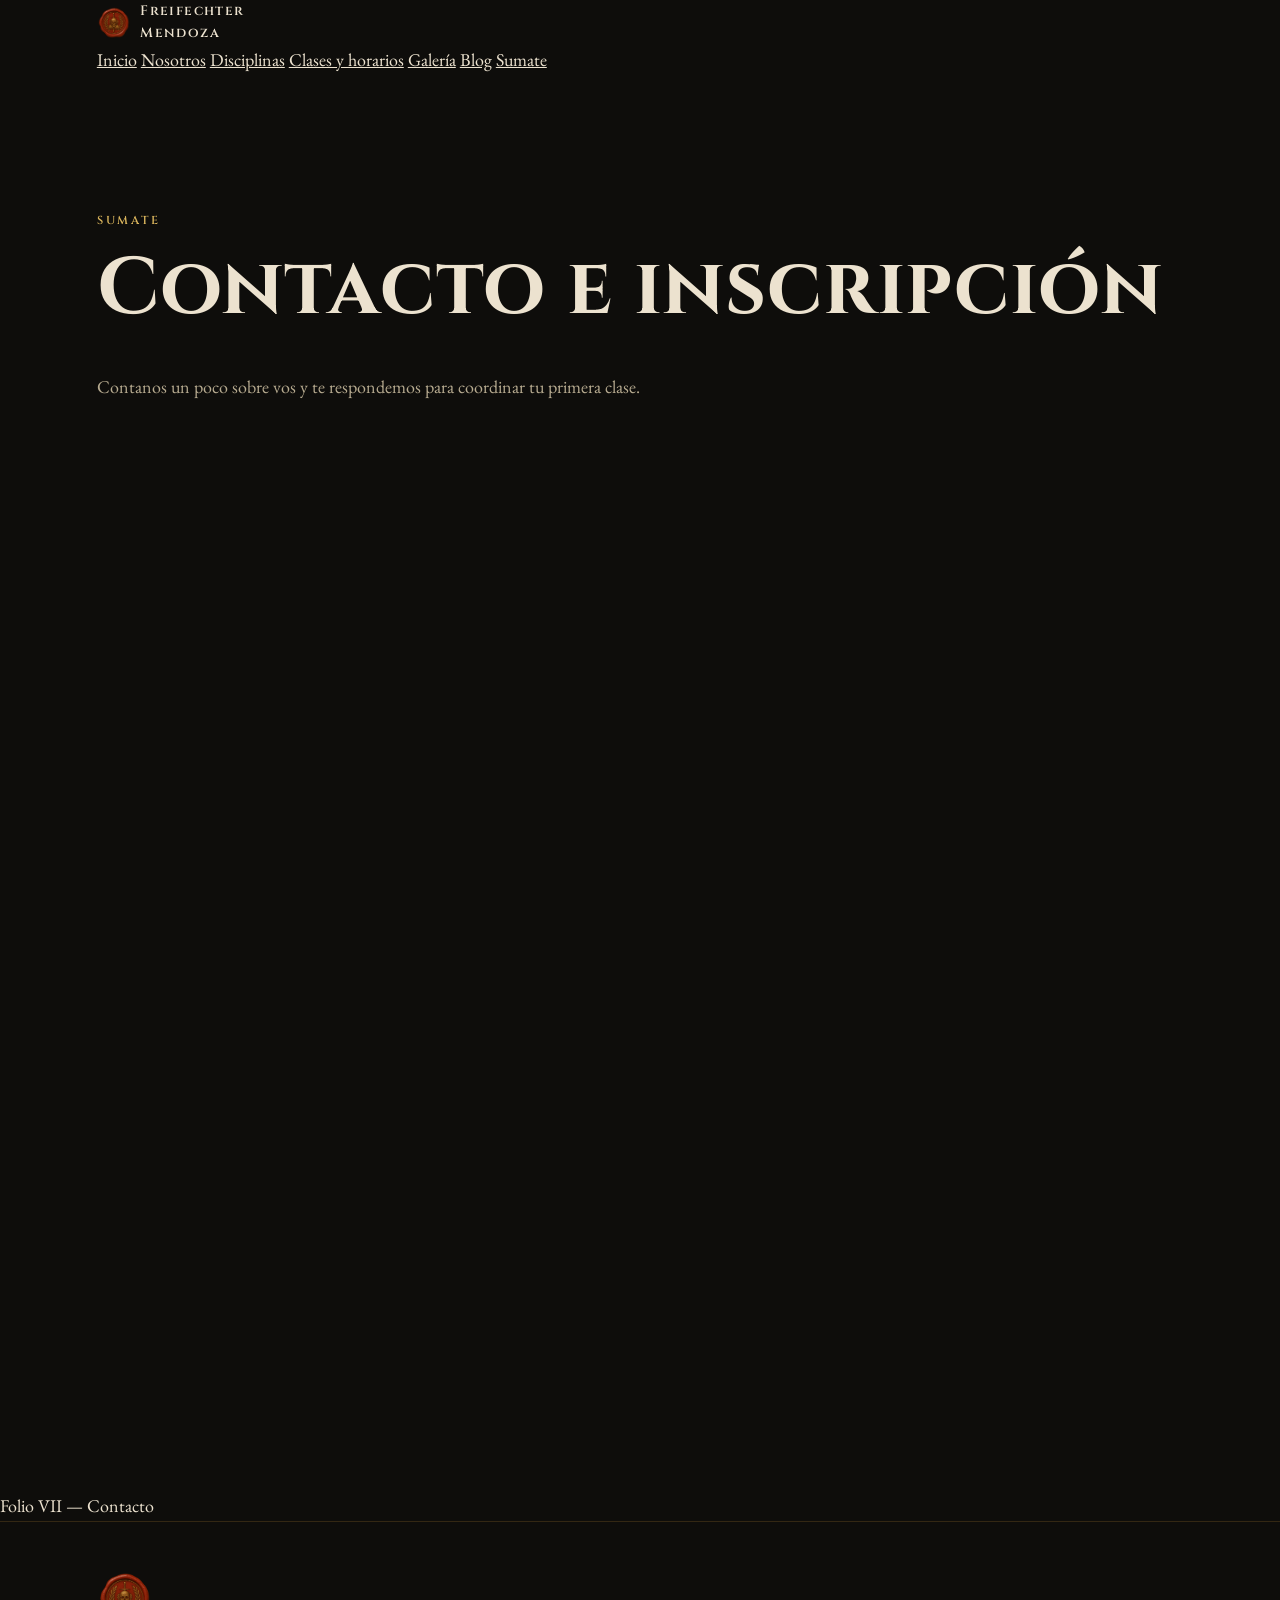
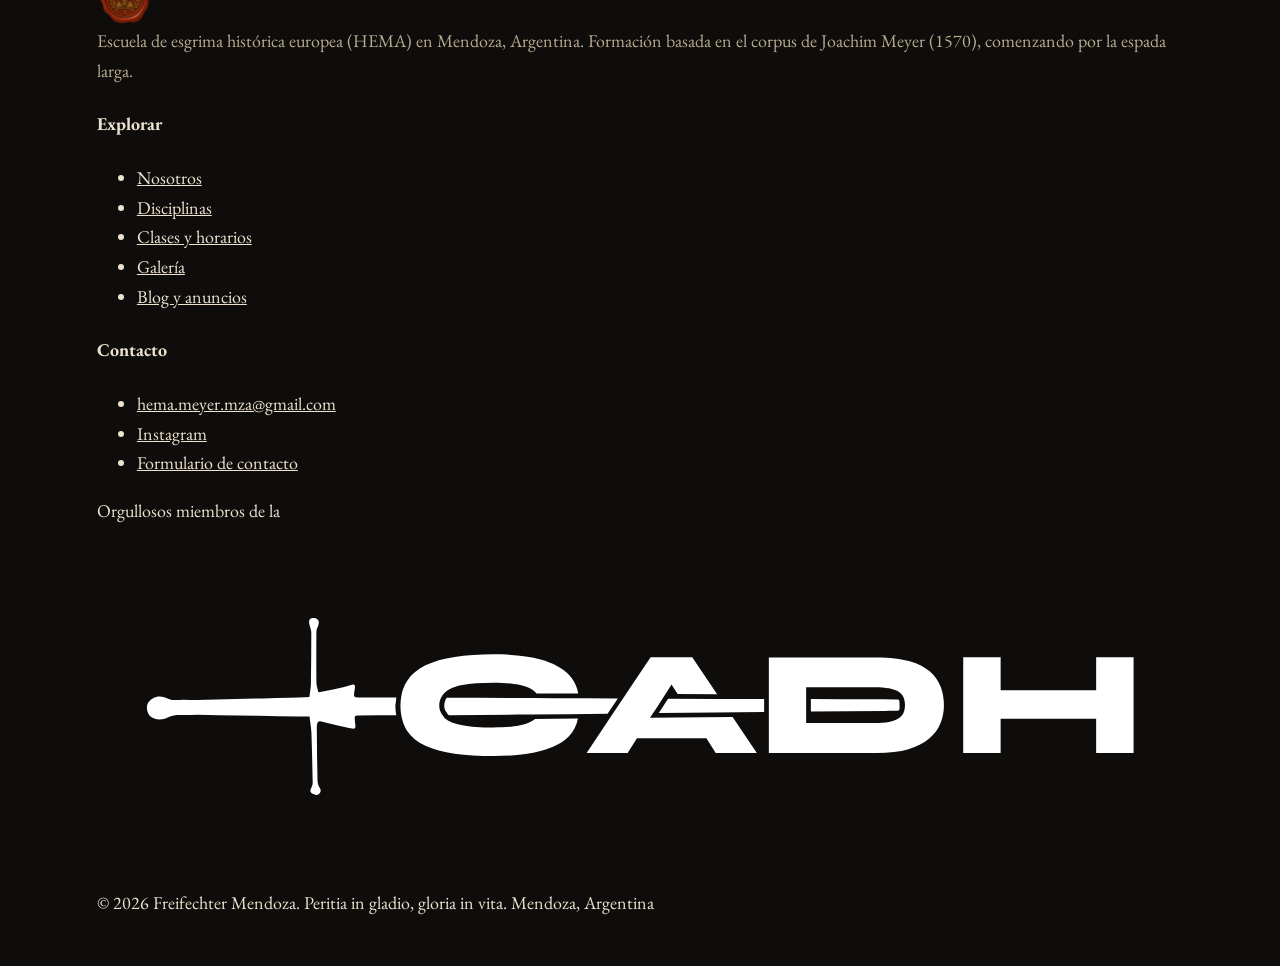
<file: contacto.html>
<!DOCTYPE html>
<html lang="es-AR">
<head>
<meta charset="UTF-8">
<meta name="viewport" content="width=device-width, initial-scale=1.0">
<title>Contacto · Freifechter Mendoza</title>
<meta name="description" content="Contactate con Freifechter Mendoza para sumarte a una clase de prueba de espada larga.">
<link rel="canonical" href="https://freifechter.ar/contacto.html">
<meta property="og:type" content="website">
<meta property="og:site_name" content="Freifechter Mendoza">
<meta property="og:title" content="Contacto · Freifechter Mendoza">
<meta property="og:description" content="Contactate con Freifechter Mendoza para sumarte a una clase de prueba de espada larga.">
<meta property="og:image" content="https://freifechter.ar/assets/img/og-image.jpg">
<meta property="og:url" content="https://freifechter.ar/contacto.html">
<meta property="og:locale" content="es_AR">
<meta name="twitter:card" content="summary_large_image">
<meta name="twitter:title" content="Contacto · Freifechter Mendoza">
<meta name="twitter:description" content="Contactate con Freifechter Mendoza para sumarte a una clase de prueba de espada larga.">
<meta name="twitter:image" content="https://freifechter.ar/assets/img/og-image.jpg">
<link rel="icon" type="image/png" href="assets/img/logo-icon.png">
<link rel="stylesheet" href="assets/css/style.css">
</head>
<body>

<header class="site-header">
  <div class="container">
    <a href="index.html" class="brand">
      <img src="assets/img/logo-icon.png" alt="Escudo Freifechter Mendoza">
      <span class="brand-word">Freifechter<br>Mendoza</span>
    </a>
    <button class="nav-toggle" aria-label="Abrir menú" aria-expanded="false">☰</button>
    <nav class="main-nav">
      <a href="index.html" class="">Inicio</a>
      <a href="nosotros.html" class="">Nosotros</a>
      <a href="disciplinas.html" class="">Disciplinas</a>
      <a href="horarios.html" class="">Clases y horarios</a>
      <a href="galeria.html" class="">Galería</a>
      <a href="blog.html" class="">Blog</a>
      <a href="contacto.html" class="active">Sumate</a>
    </nav>
  </div>
</header>

<main id="page" class="page-sheet">
<section class="page-hero">
  <div class="container">
    <span class="eyebrow">Sumate</span>
    <h1>Contacto e inscripción</h1>
    <p>Contanos un poco sobre vos y te respondemos para coordinar tu primera clase.</p>
  </div>
</section>

<section>
  <div class="container split">
    <div class="reveal">
      <form class="club-form" action="https://formspree.io/f/TU_ID_DE_FORMSPREE" method="POST">
        <div class="field">
          <label for="nombre">Nombre y apellido</label>
          <input type="text" id="nombre" name="nombre" required>
        </div>
        <div class="field-row">
          <div class="field">
            <label for="email">Email</label>
            <input type="email" id="email" name="email" required>
          </div>
          <div class="field">
            <label for="telefono">Teléfono</label>
            <input type="tel" id="telefono" name="telefono">
          </div>
        </div>
        <div class="field">
          <label for="mensaje">Mensaje</label>
          <textarea id="mensaje" name="mensaje" rows="5" placeholder="Contanos si ya entrenaste antes, y qué día te queda mejor (martes, jueves o viernes)."></textarea>
        </div>
        <button type="submit" class="btn solid" style="width:fit-content;">Enviar</button>
        <p class="form-note">Este formulario usa <a href="https://formspree.io" target="_blank" rel="noopener" style="color:var(--gold-light);">Formspree</a> para recibir los mensajes por email sin necesidad de un servidor propio — ideal para un sitio alojado en GitHub Pages. Reemplazá <code>TU_ID_DE_FORMSPREE</code> por el ID que te da Formspree al crear el formulario (gratis).</p>
      </form>
    </div>

    <div class="reveal">
      <span class="eyebrow">Otras formas de contacto</span>
      <h2 style="margin-bottom:1.2rem;">Encontranos</h2>
      <a href="https://wa.me/5492613629978?text=Hola%21%20Quiero%20probar%20una%20clase%20en%20Freifechter%20Mendoza." target="_blank" rel="noopener" class="btn solid" style="margin-bottom:1.5rem;">Escribinos por WhatsApp</a>
      <table class="schedule">
        <tr><td>WhatsApp</td><td><a href="https://wa.me/5492613629978?text=Hola%21%20Quiero%20probar%20una%20clase%20en%20Freifechter%20Mendoza." target="_blank" rel="noopener" style="color:var(--gold-light);">261 362-9978</a></td></tr>
        <tr><td>Email</td><td><a href="mailto:hema.meyer.mza@gmail.com" style="color:var(--gold-light);">hema.meyer.mza@gmail.com</a></td></tr>
        <tr><td>Instagram</td><td><a href="https://www.instagram.com/freifechtermendoza/" target="_blank" rel="noopener" style="color:var(--gold-light);">@freifechtermendoza</a></td></tr>
        <tr><td>Sede</td><td><a href="https://maps.app.goo.gl/nJZAB4cJ3z2qL3cm6" target="_blank" rel="noopener" style="color:var(--gold-light);">Ver en Google Maps</a></td></tr>
      </table>
      <div class="map-frame" style="margin-top:1.5rem;">
        <iframe src="https://www.google.com/maps?q=-32.9106794,-68.8632661&hl=es&z=15&output=embed" loading="lazy" title="Ubicación Freifechter Mendoza"></iframe>
      </div>
    </div>
  </div>
</section>
<div class="folio">Folio VII — Contacto</div>
</main>

<footer>
  <div class="container">
    <div class="footer-grid">
      <div class="footer-brand">
        <img src="assets/img/logo-icon.png" alt="Escudo Freifechter Mendoza" style="width:56px;height:56px;">
        <p>Escuela de esgrima histórica europea (HEMA) en Mendoza, Argentina. Formación basada en el corpus de Joachim Meyer (1570), comenzando por la espada larga.</p>
      </div>
      <div>
        <h4>Explorar</h4>
        <ul>
          <li><a href="nosotros.html">Nosotros</a></li>
          <li><a href="disciplinas.html">Disciplinas</a></li>
          <li><a href="horarios.html">Clases y horarios</a></li>
          <li><a href="galeria.html">Galería</a></li>
          <li><a href="blog.html">Blog y anuncios</a></li>
        </ul>
      </div>
      <div>
        <h4>Contacto</h4>
        <ul>
          <li><a href="mailto:hema.meyer.mza@gmail.com">hema.meyer.mza@gmail.com</a></li>
          <li><a href="https://www.instagram.com/freifechtermendoza/" target="_blank" rel="noopener">Instagram</a></li>
          <li><a href="contacto.html">Formulario de contacto</a></li>
        </ul>
      </div>
    </div>
    <div class="footer-partners">
      <span>Orgullosos miembros de la</span>
      <a href="https://www.cadh-hema.com.ar" target="_blank" rel="noopener">
        <img src="assets/img/logo-cadh.svg" alt="Comunidad Argentina de HEMA">
      </a>
    </div>
    <div class="footer-bottom">
      <span>© <span id="year"></span> Freifechter Mendoza. Peritia in gladio, gloria in vita.</span>
      <span>Mendoza, Argentina</span>
    </div>
  </div>
</footer>

<script>document.getElementById('year').textContent = new Date().getFullYear();</script>
<script src="assets/js/main.js"></script>
<script src="assets/js/page-transitions.js"></script>
</body>
</html>
</file>
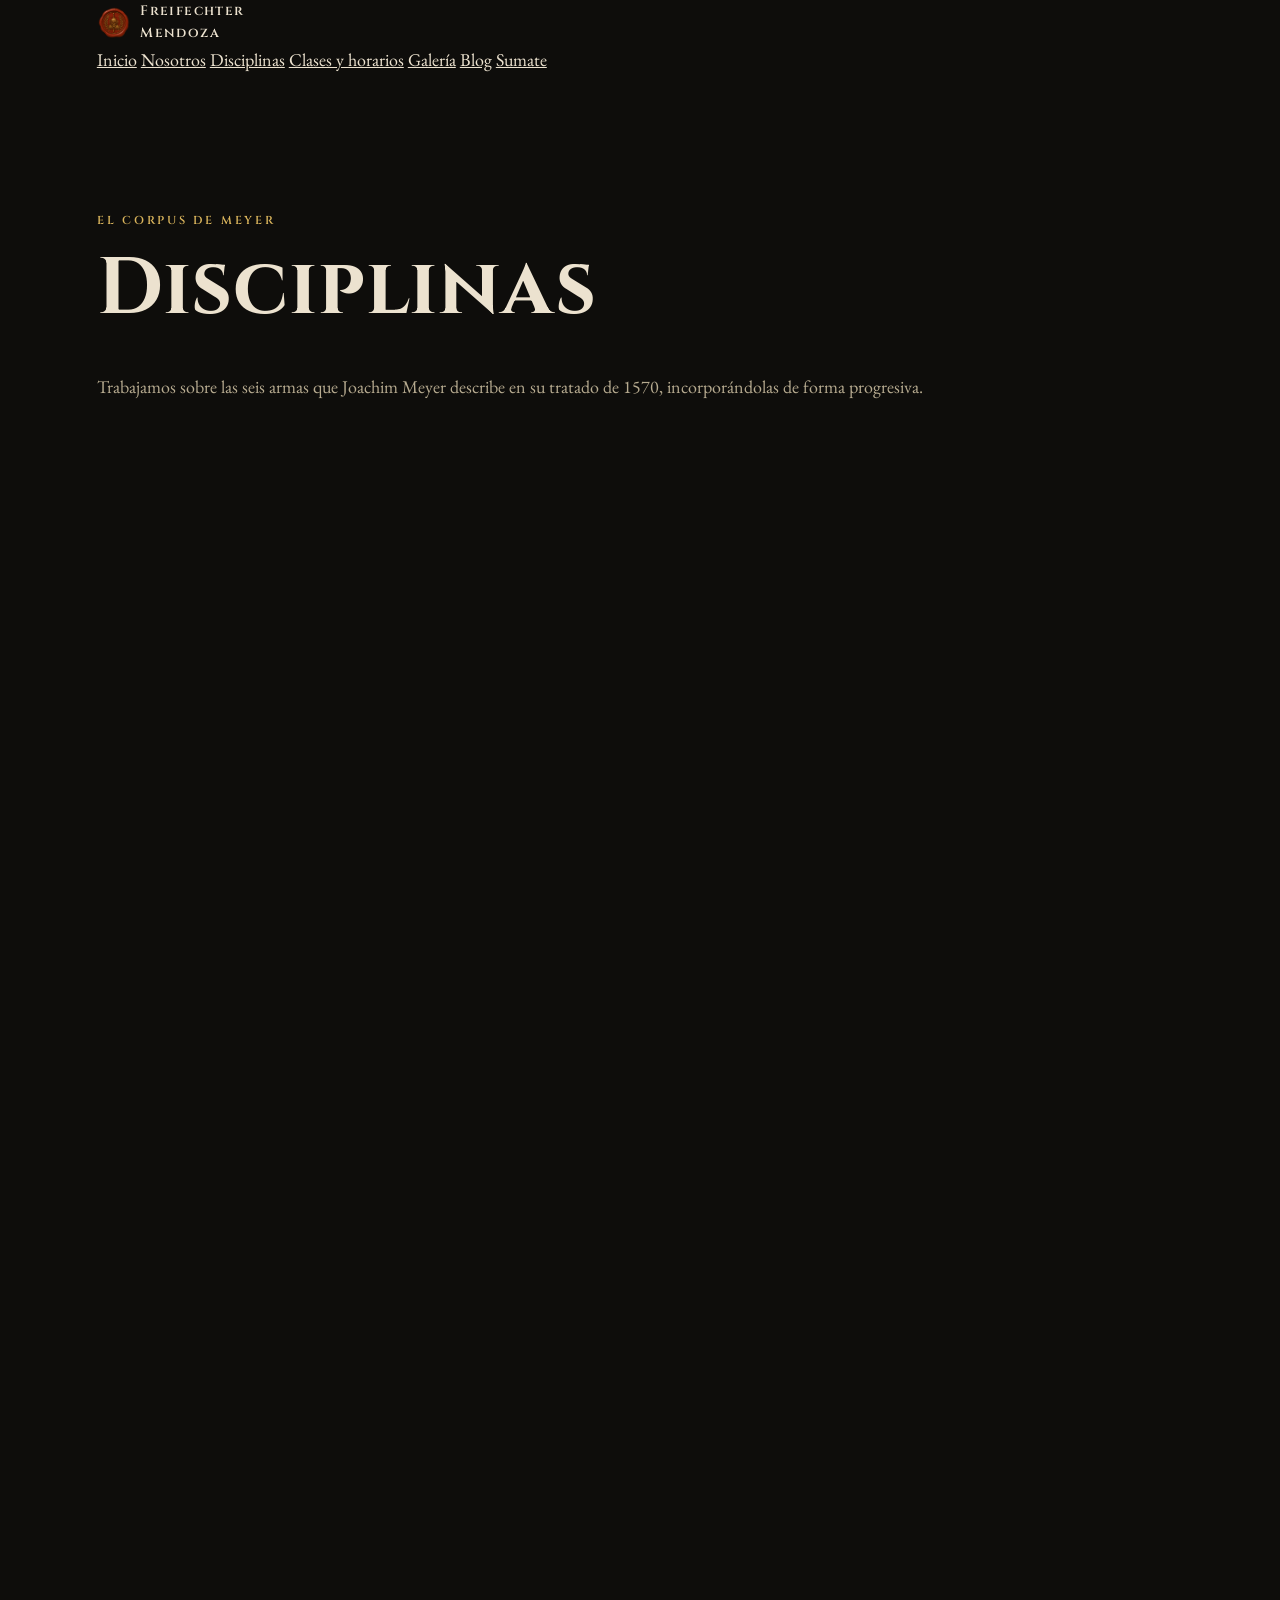
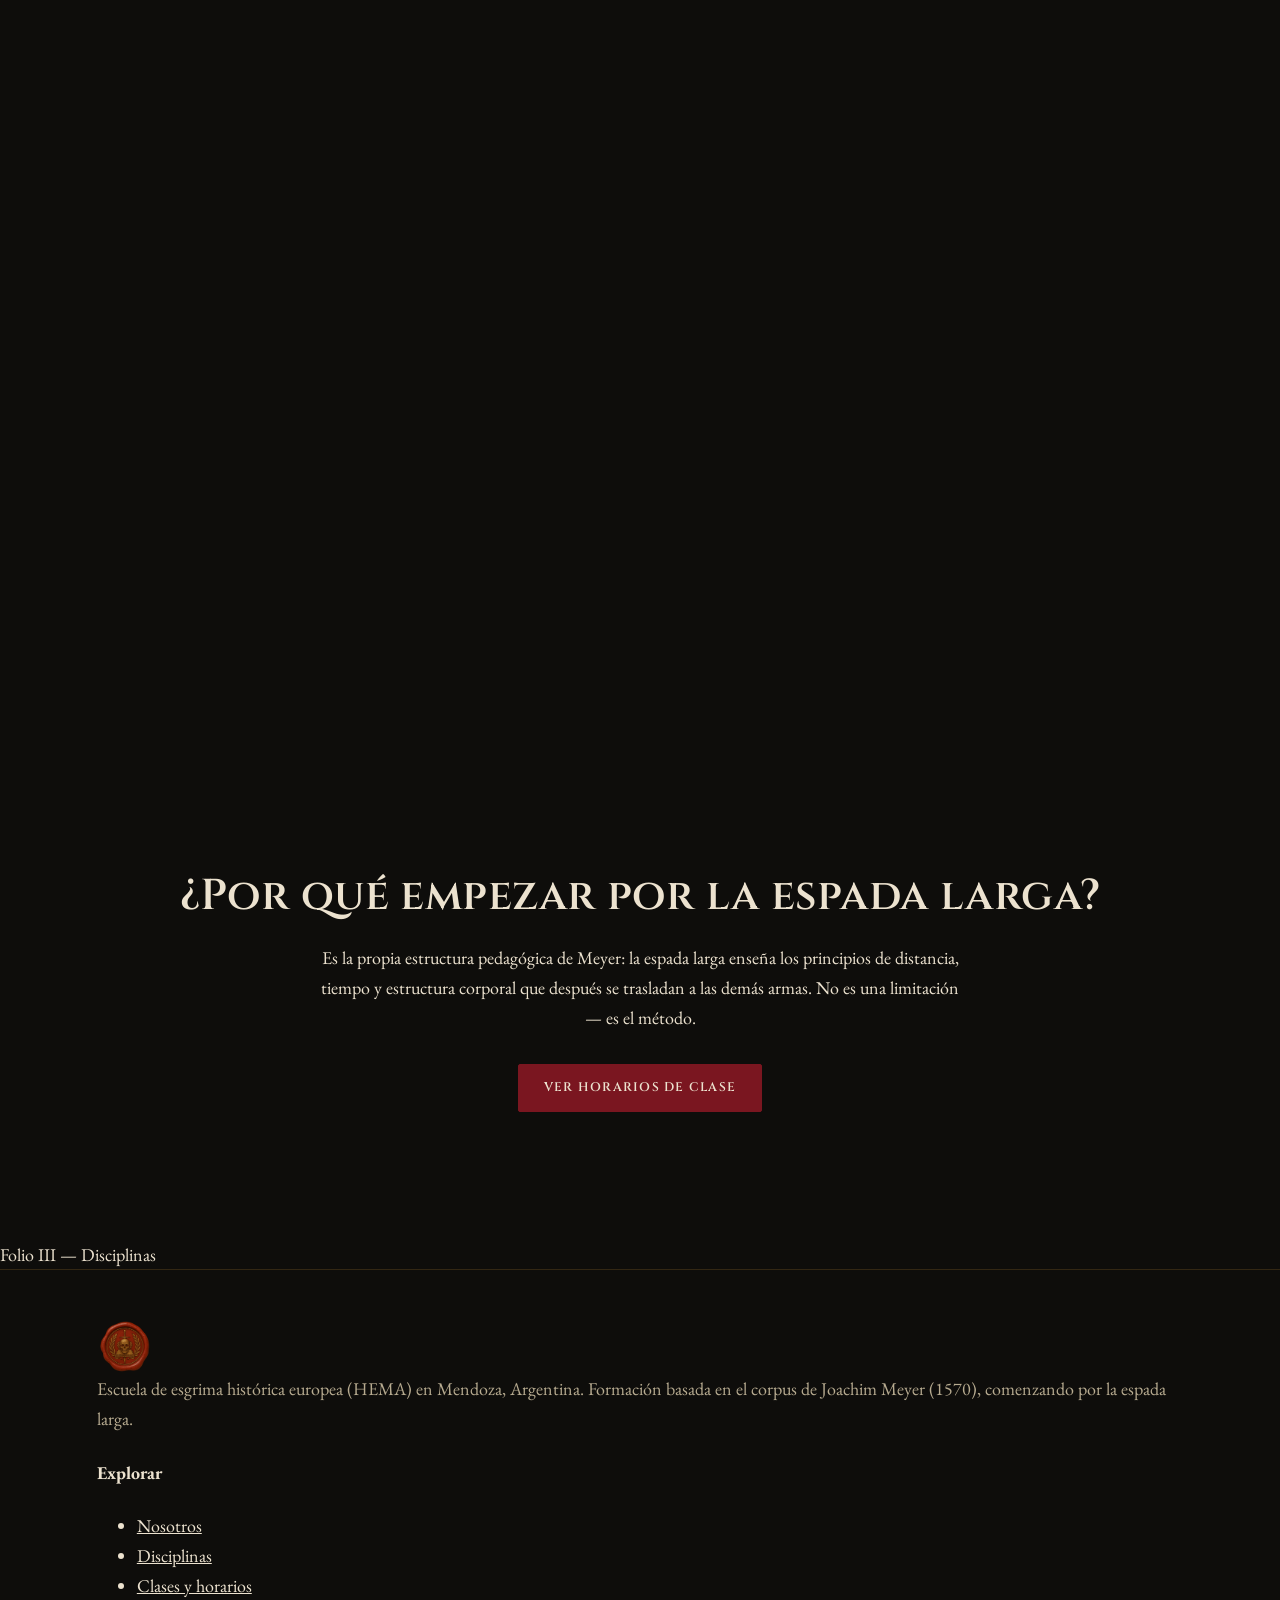
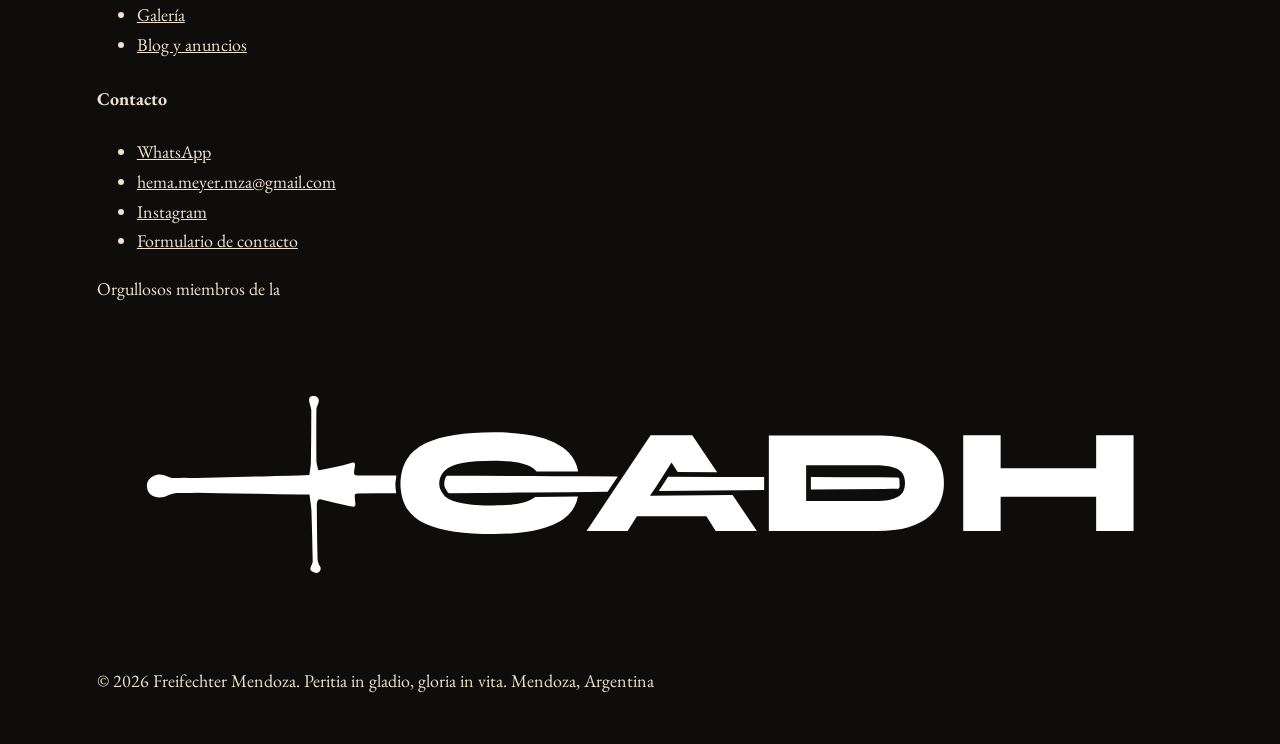
<file: disciplinas.html>
<!DOCTYPE html>
<html lang="es-AR">
<head>
<meta charset="UTF-8">
<meta name="viewport" content="width=device-width, initial-scale=1.0">
<title>Disciplinas · Freifechter Mendoza</title>
<meta name="description" content="Espada larga, dussack, ringen, rappier, daga y bastón/pica: el corpus de Joachim Meyer.">
<link rel="canonical" href="https://freifechter.ar/disciplinas.html">
<meta property="og:type" content="website">
<meta property="og:site_name" content="Freifechter Mendoza">
<meta property="og:title" content="Disciplinas · Freifechter Mendoza">
<meta property="og:description" content="Espada larga, dussack, ringen, rappier, daga y bastón/pica: el corpus de Joachim Meyer.">
<meta property="og:image" content="https://freifechter.ar/assets/img/og-image.jpg">
<meta property="og:url" content="https://freifechter.ar/disciplinas.html">
<meta property="og:locale" content="es_AR">
<meta name="twitter:card" content="summary_large_image">
<meta name="twitter:title" content="Disciplinas · Freifechter Mendoza">
<meta name="twitter:description" content="Espada larga, dussack, ringen, rappier, daga y bastón/pica: el corpus de Joachim Meyer.">
<meta name="twitter:image" content="https://freifechter.ar/assets/img/og-image.jpg">
<link rel="icon" type="image/png" href="assets/img/logo-icon.png">
<link rel="stylesheet" href="assets/css/style.css">
</head>
<body>

<header class="site-header">
  <div class="container">
    <a href="index.html" class="brand">
      <img src="assets/img/logo-icon.png" alt="Escudo Freifechter Mendoza">
      <span class="brand-word">Freifechter<br>Mendoza</span>
    </a>
    <button class="nav-toggle" aria-label="Abrir menú" aria-expanded="false">☰</button>
    <nav class="main-nav">
      <a href="index.html" class="">Inicio</a>
      <a href="nosotros.html" class="">Nosotros</a>
      <a href="disciplinas.html" class="active">Disciplinas</a>
      <a href="horarios.html" class="">Clases y horarios</a>
      <a href="galeria.html" class="">Galería</a>
      <a href="blog.html" class="">Blog</a>
      <a href="contacto.html" class="">Sumate</a>
    </nav>
  </div>
</header>

<main id="page" class="page-sheet">
<section class="page-hero">
  <div class="container">
    <span class="eyebrow">El corpus de Meyer</span>
    <h1>Disciplinas</h1>
    <p>Trabajamos sobre las seis armas que Joachim Meyer describe en su tratado de 1570, incorporándolas de forma progresiva.</p>
  </div>
</section>

<section>
  <div class="container split">
    <div class="reveal" style="text-align:center;order:2;">
      <img src="assets/img/espada-larga.png" alt="Espada larga" style="max-height:300px;width:auto;margin:0 auto;display:block;">
    </div>
    <div class="reveal" style="order:1;">
      <span class="status activa">Disciplina activa</span>
      <span class="eyebrow">01</span>
      <h2>Espada larga</h2>
      <p style="color:var(--text-soft);">El longsword es el punto de partida de todo practicante en Freifechter Mendoza, siguiendo la propia pedagogía de Meyer. Trabajamos las guardias fundamentales, los cortes maestros y los principios de distancia, ligazón de hojas y salida — la base técnica sobre la que se apoya el resto del sistema.</p>
      <p style="color:var(--text-soft);">Se entrena con equipo de práctica adecuado, siempre con máscara, guantes y protección corporal.</p>
    </div>
  </div>
</section>

<section class="section-alt">
  <div class="container split">
    <div class="reveal">
      <span class="status formacion">En incorporación</span>
      <span class="eyebrow">02</span>
      <h2>Dussack</h2>
      <p style="color:var(--text-soft);">Arma de entrenamiento tradicional para la esgrima de sable de un filo. En Meyer aparece como el siguiente paso natural tras la espada larga, trasladando sus principios a un arma de una mano.</p>
      <p style="color:var(--text-soft);">Estamos incorporando el equipo necesario para sumar esta disciplina de forma regular.</p>
    </div>
    <div class="reveal" style="text-align:center;">
      <img src="assets/img/dussack.png" alt="Dussack" style="max-height:300px;width:auto;margin:0 auto;display:block;">
    </div>
  </div>
</section>

<section>
  <div class="container split">
    <div class="reveal" style="text-align:center;order:2;">
      <img src="assets/img/ringen.png" alt="Ringen" style="max-height:300px;width:auto;margin:0 auto;display:block;">
    </div>
    <div class="reveal" style="order:1;">
      <span class="status formacion">En incorporación</span>
      <span class="eyebrow">03</span>
      <h2>Ringen</h2>
      <p style="color:var(--text-soft);">Es la base de todo el sistema marcial renacentista: derribos, palancas, control postural y llaves que se aplican tanto desarmado como en el cierre de distancia con espada.</p>
      <p style="color:var(--text-soft);">La sumaremos como práctica regular en los próximos pasos de crecimiento del club.</p>
    </div>
  </div>
</section>

<section class="section-alt">
  <div class="container split">
    <div class="reveal">
      <span class="status formacion">En incorporación</span>
      <span class="eyebrow">04</span>
      <h2>Rappier</h2>
      <p style="color:var(--text-soft);">Es la sección que Meyer dedica a la esgrima civil de estocada: distancia larga, líneas rectas y control del centro con un arma más liviana que la espada larga.</p>
      <p style="color:var(--text-soft);">Próximamente, a medida que sumamos equipo de práctica.</p>
    </div>
    <div class="reveal" style="text-align:center;">
      <img src="assets/img/rapier.png" alt="Rappier" style="max-height:300px;width:auto;margin:0 auto;display:block;">
    </div>
  </div>
</section>

<section>
  <div class="container split">
    <div class="reveal" style="text-align:center;order:2;">
      <img src="assets/img/daga.png" alt="Daga" style="max-height:300px;width:auto;margin:0 auto;display:block;">
    </div>
    <div class="reveal" style="order:1;">
      <span class="status formacion">En incorporación</span>
      <span class="eyebrow">05</span>
      <h2>Daga</h2>
      <p style="color:var(--text-soft);">Defensa a corta distancia: desarmes, controles y trabajo de la mano libre frente a un atacante armado. Se complementa naturalmente con el resto de las armas del sistema.</p>
      <p style="color:var(--text-soft);">Próximamente, a medida que sumamos equipo de práctica.</p>
    </div>
  </div>
</section>

<section class="section-alt">
  <div class="container split">
    <div class="reveal">
      <span class="status formacion">En incorporación</span>
      <span class="eyebrow">06</span>
      <h2>Bastón / Pica</h2>
      <p style="color:var(--text-soft);">Las armas de asta (Stangenwaffen) que Meyer describe en detalle: distancia larga, palancas y control del arma del adversario con ambas manos.</p>
      <p style="color:var(--text-soft);">Todavía en proceso de formación e incorporación de equipo.</p>
    </div>
    <div class="reveal" style="text-align:center;">
      <img src="assets/img/baston-pica.png" alt="Bastón / Pica" style="max-height:300px;width:auto;margin:0 auto;display:block;">
    </div>
  </div>
</section>

<section class="section-alt" style="text-align:center;">
  <div class="container">
    <h2>¿Por qué empezar por la espada larga?</h2>
    <p style="color:var(--text-soft);max-width:640px;margin:0 auto 2rem;">Es la propia estructura pedagógica de Meyer: la espada larga enseña los principios de distancia, tiempo y estructura corporal que después se trasladan a las demás armas. No es una limitación — es el método.</p>
    <a href="horarios.html" class="btn solid">Ver horarios de clase</a>
  </div>
</section>
<div class="folio">Folio III — Disciplinas</div>
</main>

<footer>
  <div class="container">
    <div class="footer-grid">
      <div class="footer-brand">
        <img src="assets/img/logo-icon.png" alt="Escudo Freifechter Mendoza" style="width:56px;height:56px;">
        <p>Escuela de esgrima histórica europea (HEMA) en Mendoza, Argentina. Formación basada en el corpus de Joachim Meyer (1570), comenzando por la espada larga.</p>
      </div>
      <div>
        <h4>Explorar</h4>
        <ul>
          <li><a href="nosotros.html">Nosotros</a></li>
          <li><a href="disciplinas.html">Disciplinas</a></li>
          <li><a href="horarios.html">Clases y horarios</a></li>
          <li><a href="galeria.html">Galería</a></li>
          <li><a href="blog.html">Blog y anuncios</a></li>
        </ul>
      </div>
      <div>
        <h4>Contacto</h4>
        <ul>
          <li><a href="https://wa.me/5492613629978?text=Hola%21%20Quiero%20probar%20una%20clase%20en%20Freifechter%20Mendoza." target="_blank" rel="noopener">WhatsApp</a></li>
          <li><a href="mailto:hema.meyer.mza@gmail.com">hema.meyer.mza@gmail.com</a></li>
          <li><a href="https://www.instagram.com/freifechtermendoza/" target="_blank" rel="noopener">Instagram</a></li>
          <li><a href="contacto.html">Formulario de contacto</a></li>
        </ul>
      </div>
    </div>
    <div class="footer-partners">
      <span>Orgullosos miembros de la</span>
      <a href="https://www.cadh-hema.com.ar" target="_blank" rel="noopener">
        <img src="assets/img/logo-cadh.svg" alt="Comunidad Argentina de HEMA">
      </a>
    </div>
    <div class="footer-bottom">
      <span>© <span id="year"></span> Freifechter Mendoza. Peritia in gladio, gloria in vita.</span>
      <span>Mendoza, Argentina</span>
    </div>
  </div>
</footer>

<script>document.getElementById('year').textContent = new Date().getFullYear();</script>
<script src="assets/js/main.js"></script>
<script src="assets/js/page-transitions.js"></script>
</body>
</html>
</file>
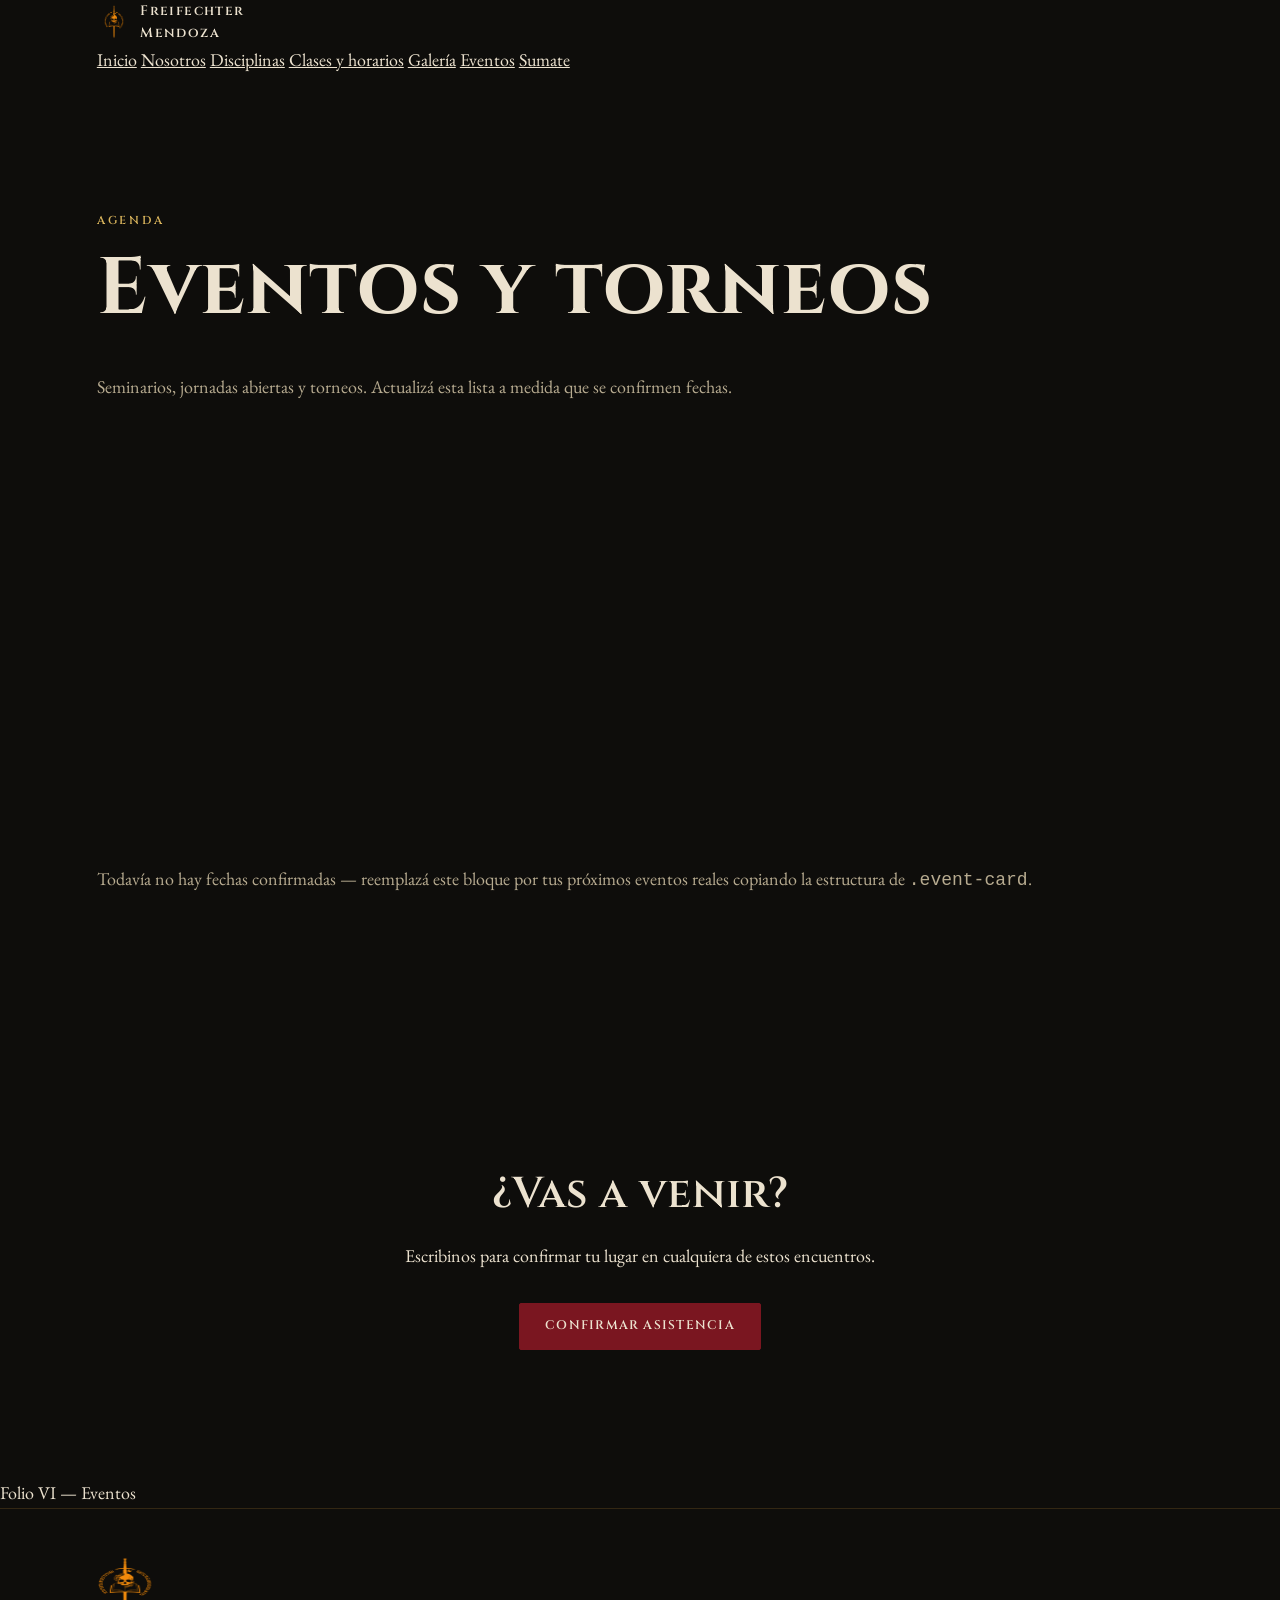
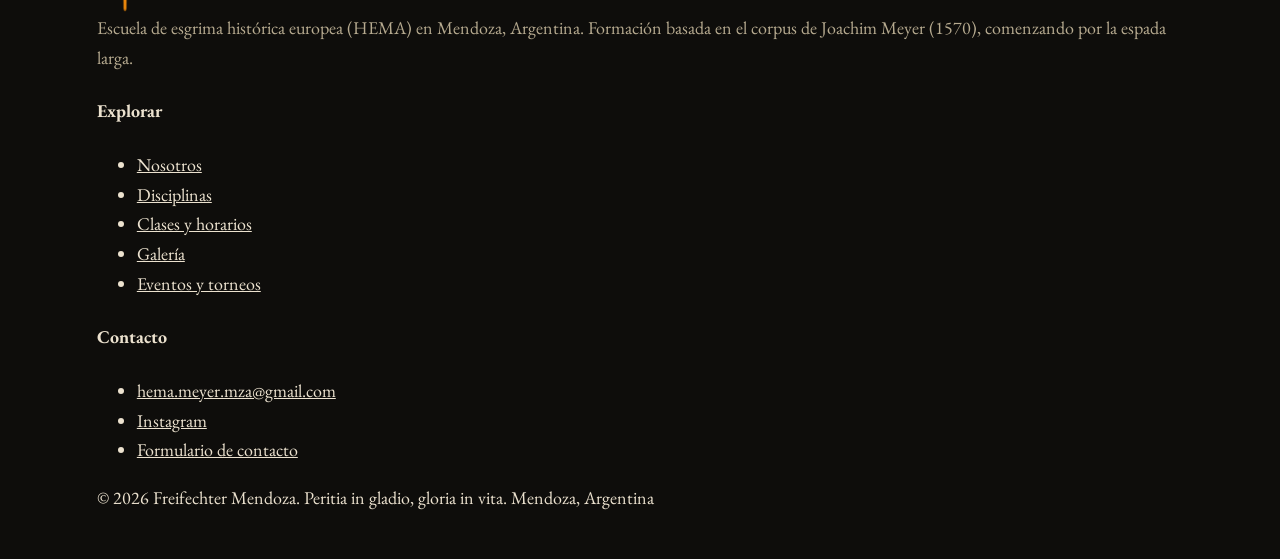
<file: eventos.html>
<!DOCTYPE html>
<html lang="es">
<head>
<meta charset="UTF-8">
<meta name="viewport" content="width=device-width, initial-scale=1.0">
<title>Eventos · Freifechter Mendoza</title>
<meta name="description" content="Agenda de seminarios, jornadas abiertas y torneos de Freifechter Mendoza.">
<link rel="icon" type="image/png" href="assets/img/logo.png">
<link rel="stylesheet" href="assets/css/style.css">
</head>
<body>

<header class="site-header">
  <div class="container">
    <a href="index.html" class="brand">
      <img src="assets/img/logo.png" alt="Escudo Freifechter Mendoza">
      <span class="brand-word">Freifechter<br>Mendoza</span>
    </a>
    <button class="nav-toggle" aria-label="Abrir menú" aria-expanded="false">☰</button>
    <nav class="main-nav">
      <a href="index.html" class="">Inicio</a>
      <a href="nosotros.html" class="">Nosotros</a>
      <a href="disciplinas.html" class="">Disciplinas</a>
      <a href="horarios.html" class="">Clases y horarios</a>
      <a href="galeria.html" class="">Galería</a>
      <a href="eventos.html" class="active">Eventos</a>
      <a href="contacto.html" class="">Sumate</a>
    </nav>
  </div>
</header>

<main id="page" class="page-sheet">
<section class="page-hero">
  <div class="container">
    <span class="eyebrow">Agenda</span>
    <h1>Eventos y torneos</h1>
    <p>Seminarios, jornadas abiertas y torneos. Actualizá esta lista a medida que se confirmen fechas.</p>
  </div>
</section>

<section>
  <div class="container">
    <div class="event-card reveal">
      <div class="event-date"><div class="day">—</div><div class="month">Próx.</div></div>
      <div>
        <span class="event-tag">Seminario</span>
        <h3 style="margin-bottom:.3rem;">Jornada abierta de espada larga</h3>
        <p style="color:var(--text-soft);">Clase abierta para principiantes y curiosos, sin experiencia previa requerida. Se provee equipo de práctica.</p>
      </div>
    </div>
    <p class="form-note" style="margin-top:2rem;">Todavía no hay fechas confirmadas — reemplazá este bloque por tus próximos eventos reales copiando la estructura de <code>.event-card</code>.</p>
  </div>
</section>

<section class="section-alt" style="text-align:center;">
  <div class="container">
    <h2>¿Vas a venir?</h2>
    <p style="color:var(--text-soft);max-width:480px;margin:0 auto 2rem;">Escribinos para confirmar tu lugar en cualquiera de estos encuentros.</p>
    <a href="contacto.html" class="btn solid">Confirmar asistencia</a>
  </div>
</section>
<div class="folio">Folio VI — Eventos</div>
</main>

<footer>
  <div class="container">
    <div class="footer-grid">
      <div class="footer-brand">
        <img src="assets/img/logo.png" alt="Escudo Freifechter Mendoza" style="width:56px;height:56px;">
        <p>Escuela de esgrima histórica europea (HEMA) en Mendoza, Argentina. Formación basada en el corpus de Joachim Meyer (1570), comenzando por la espada larga.</p>
      </div>
      <div>
        <h4>Explorar</h4>
        <ul>
          <li><a href="nosotros.html">Nosotros</a></li>
          <li><a href="disciplinas.html">Disciplinas</a></li>
          <li><a href="horarios.html">Clases y horarios</a></li>
          <li><a href="galeria.html">Galería</a></li>
          <li><a href="eventos.html">Eventos y torneos</a></li>
        </ul>
      </div>
      <div>
        <h4>Contacto</h4>
        <ul>
          <li><a href="mailto:hema.meyer.mza@gmail.com">hema.meyer.mza@gmail.com</a></li>
          <li><a href="https://www.instagram.com/freifechtermendoza/" target="_blank" rel="noopener">Instagram</a></li>
          <li><a href="contacto.html">Formulario de contacto</a></li>
        </ul>
      </div>
    </div>
    <div class="footer-bottom">
      <span>© <span id="year"></span> Freifechter Mendoza. Peritia in gladio, gloria in vita.</span>
      <span>Mendoza, Argentina</span>
    </div>
  </div>
</footer>

<script>document.getElementById('year').textContent = new Date().getFullYear();</script>
<script src="assets/js/main.js"></script>
<script src="assets/js/page-transitions.js"></script>
</body>
</html>
</file>
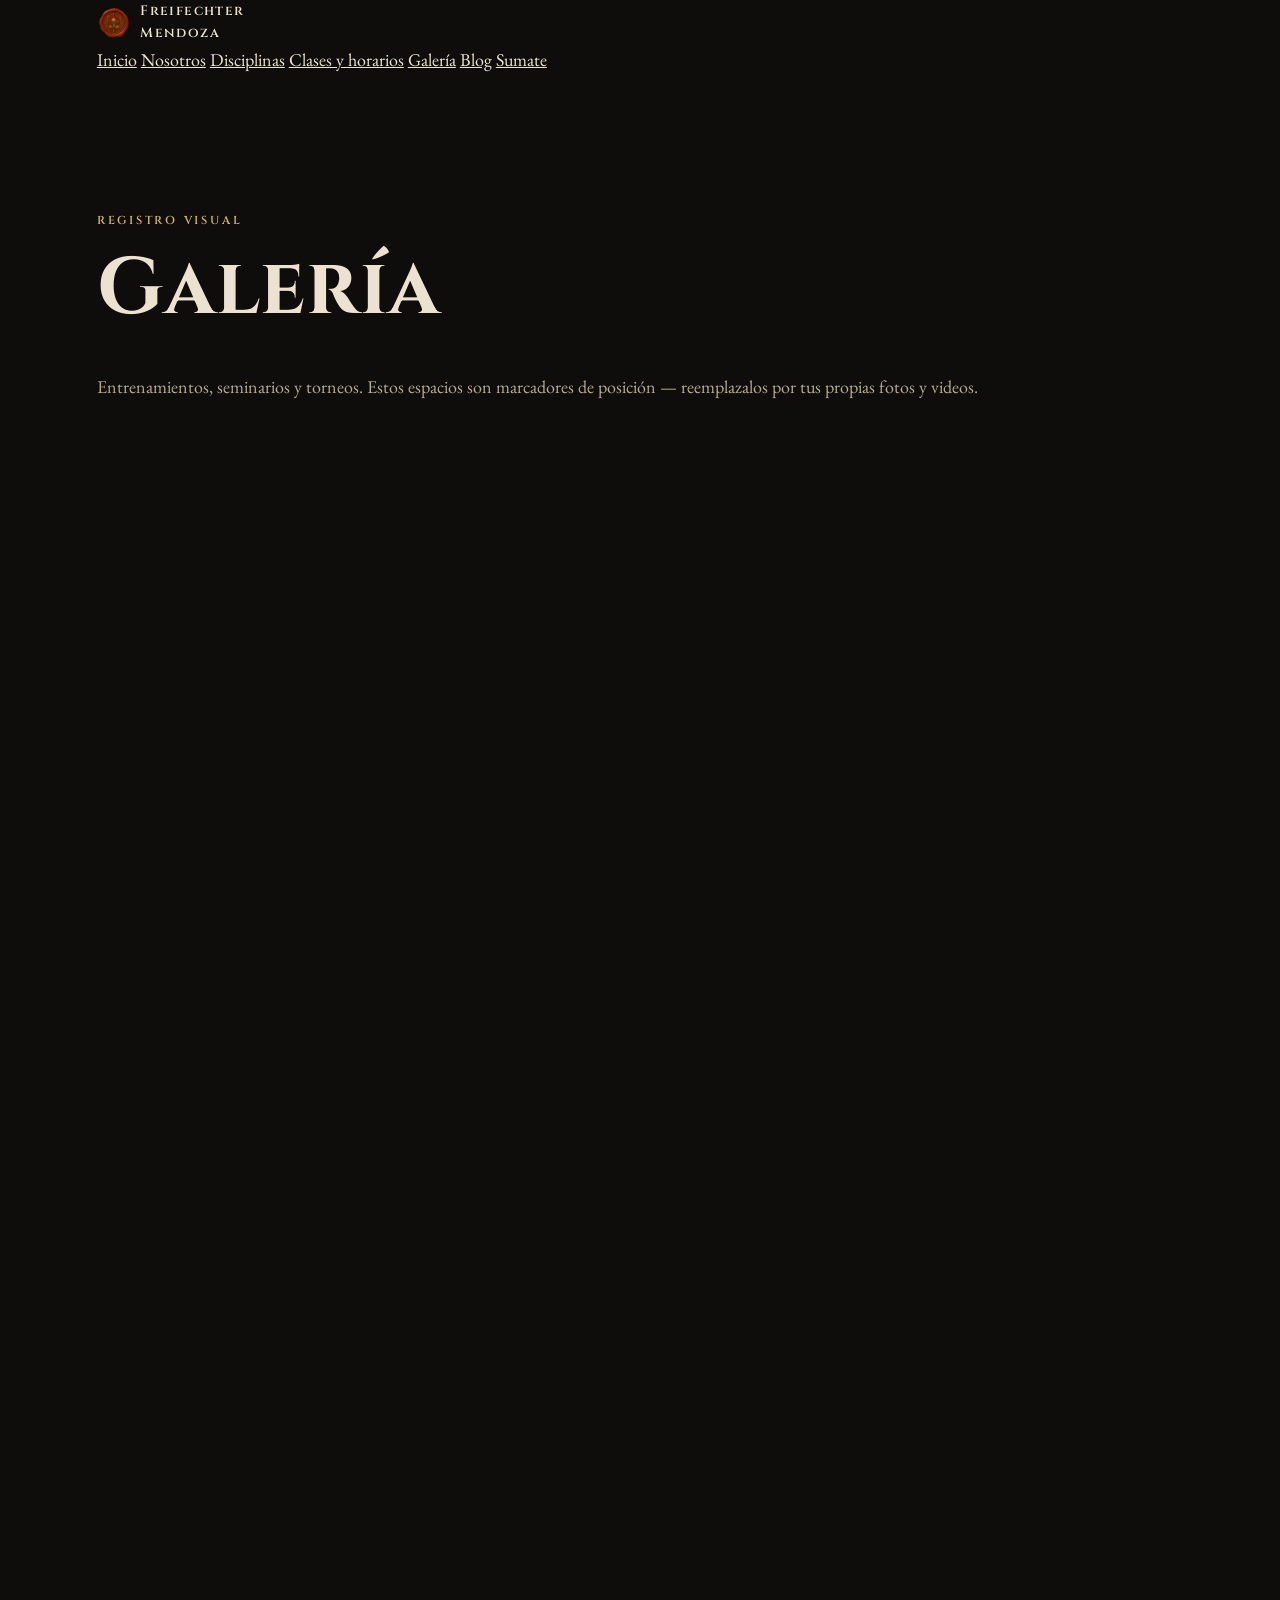
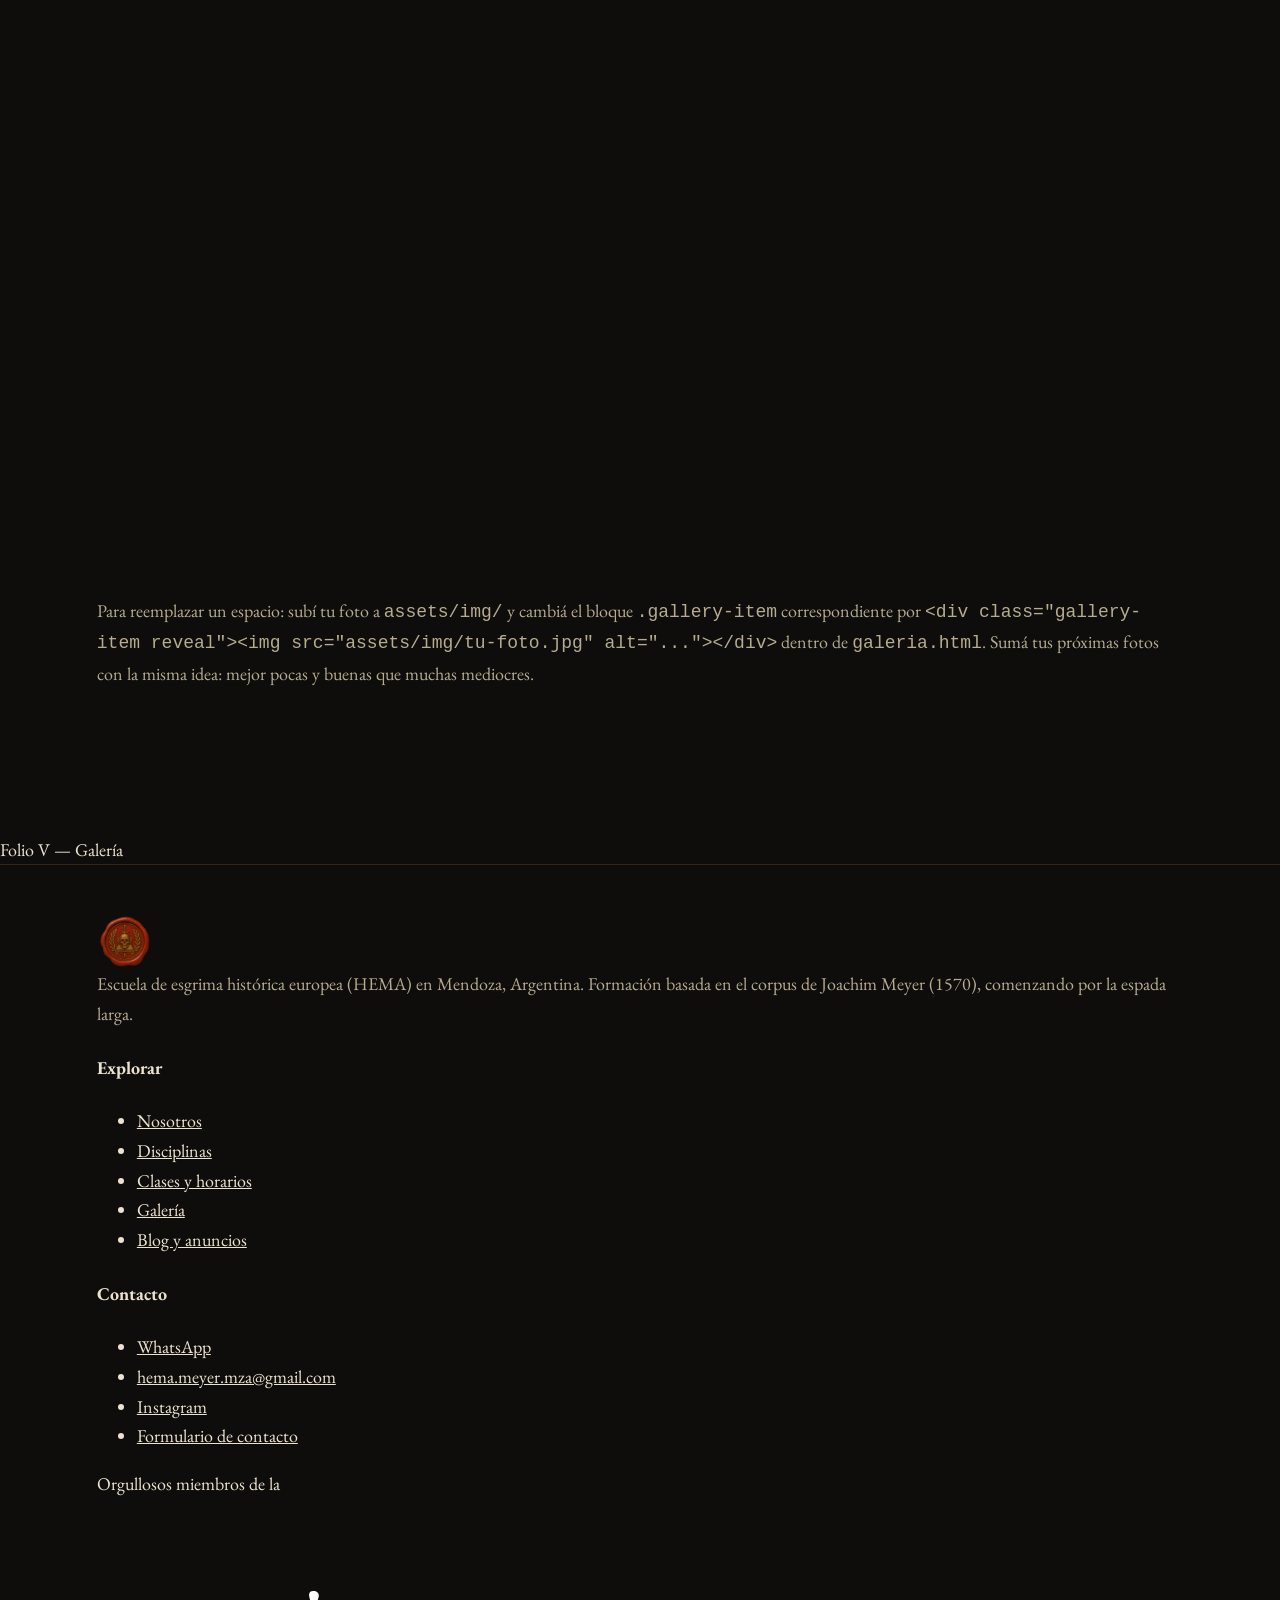
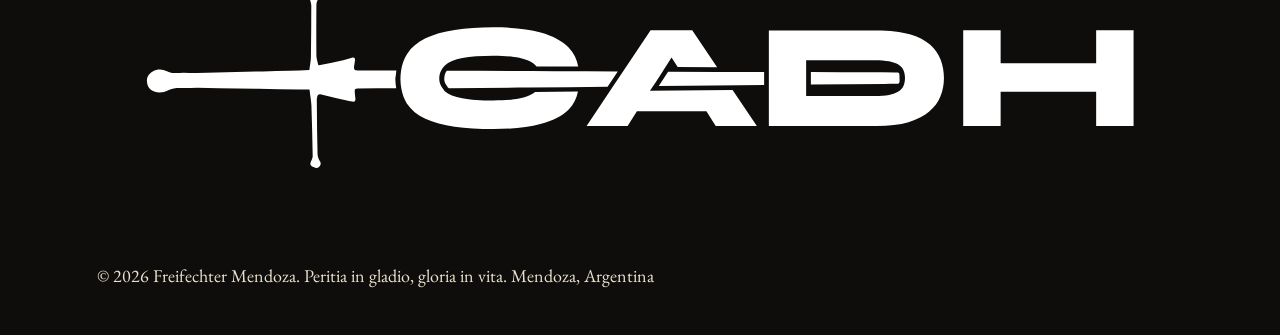
<file: galeria.html>
<!DOCTYPE html>
<html lang="es-AR">
<head>
<meta charset="UTF-8">
<meta name="viewport" content="width=device-width, initial-scale=1.0">
<title>Galería · Freifechter Mendoza</title>
<meta name="description" content="Fotos y videos de entrenamientos, seminarios y torneos de Freifechter Mendoza.">
<link rel="canonical" href="https://freifechter.ar/galeria.html">
<meta property="og:type" content="website">
<meta property="og:site_name" content="Freifechter Mendoza">
<meta property="og:title" content="Galería · Freifechter Mendoza">
<meta property="og:description" content="Fotos y videos de entrenamientos, seminarios y torneos de Freifechter Mendoza.">
<meta property="og:image" content="https://freifechter.ar/assets/img/og-image.jpg">
<meta property="og:url" content="https://freifechter.ar/galeria.html">
<meta property="og:locale" content="es_AR">
<meta name="twitter:card" content="summary_large_image">
<meta name="twitter:title" content="Galería · Freifechter Mendoza">
<meta name="twitter:description" content="Fotos y videos de entrenamientos, seminarios y torneos de Freifechter Mendoza.">
<meta name="twitter:image" content="https://freifechter.ar/assets/img/og-image.jpg">
<link rel="icon" type="image/png" href="assets/img/logo-icon.png">
<link rel="stylesheet" href="assets/css/style.css">
</head>
<body>
<header class="site-header">
  <div class="container">
    <a href="index.html" class="brand">
      <img src="assets/img/logo-icon.png" alt="Escudo Freifechter Mendoza">
      <span class="brand-word">Freifechter<br>Mendoza</span>
    </a>
    <button class="nav-toggle" aria-label="Abrir menú" aria-expanded="false">☰</button>
    <nav class="main-nav">
      <a href="index.html" class="">Inicio</a>
      <a href="nosotros.html" class="">Nosotros</a>
      <a href="disciplinas.html" class="">Disciplinas</a>
      <a href="horarios.html" class="">Clases y horarios</a>
      <a href="galeria.html" class="active">Galería</a>
      <a href="blog.html" class="">Blog</a>
      <a href="contacto.html" class="">Sumate</a>
    </nav>
  </div>
</header>
<main id="page" class="page-sheet">
<section class="page-hero">
  <div class="container">
    <span class="eyebrow">Registro visual</span>
    <h1>Galería</h1>
    <p>Entrenamientos, seminarios y torneos. Estos espacios son marcadores de posición — reemplazalos por tus propias fotos y videos.</p>
  </div>
</section>
<section>
  <div class="container">
    <div class="gallery-grid">
      <div class="gallery-item reveal"><img src="assets/img/gallery/entrenamiento-guardia.jpg" alt="Entrenamiento en guardia extendida, espada larga"></div>
      <div class="gallery-item reveal"><img src="assets/img/gallery/cruce-espadas.jpg" alt="Cruce de espadas durante un asalto de entrenamiento"></div>
      <div class="gallery-item reveal"><img src="assets/img/gallery/trabajo-cercano.jpg" alt="Trabajo a distancia corta durante un asalto"></div>
      <div class="gallery-item reveal"><img src="assets/img/gallery/espadas-equipo.jpg" alt="Espadas de entrenamiento del club"></div>
      <div class="gallery-item reveal"><div><svg class="placeholder-icon" viewBox="0 0 64 64" fill="none" stroke="currentColor" stroke-width="2"><rect x="8" y="14" width="48" height="36" rx="2"/><circle cx="22" cy="26" r="5"/><path d="M8,44 L24,30 L34,40 L46,26 L56,38"/></svg>Foto próximamente</div></div>
      <div class="gallery-item reveal"><div><svg class="placeholder-icon" viewBox="0 0 64 64" fill="none" stroke="currentColor" stroke-width="2"><rect x="8" y="14" width="48" height="36" rx="2"/><circle cx="22" cy="26" r="5"/><path d="M8,44 L24,30 L34,40 L46,26 L56,38"/></svg>Foto próximamente</div></div>
    </div>
    <p class="form-note" style="margin-top:2rem;">Para reemplazar un espacio: subí tu foto a <code>assets/img/</code> y cambiá el bloque <code>.gallery-item</code> correspondiente por <code>&lt;div class="gallery-item reveal"&gt;&lt;img src="assets/img/tu-foto.jpg" alt="..."&gt;&lt;/div&gt;</code> dentro de <code>galeria.html</code>. Sumá tus próximas fotos con la misma idea: mejor pocas y buenas que muchas mediocres.</p>
  </div>
</section>
<div class="folio">Folio V — Galería</div>
</main>
<footer>
  <div class="container">
    <div class="footer-grid">
      <div class="footer-brand">
        <img src="assets/img/logo-icon.png" alt="Escudo Freifechter Mendoza" style="width:56px;height:56px;">
        <p>Escuela de esgrima histórica europea (HEMA) en Mendoza, Argentina. Formación basada en el corpus de Joachim Meyer (1570), comenzando por la espada larga.</p>
      </div>
      <div>
        <h4>Explorar</h4>
        <ul>
          <li><a href="nosotros.html">Nosotros</a></li>
          <li><a href="disciplinas.html">Disciplinas</a></li>
          <li><a href="horarios.html">Clases y horarios</a></li>
          <li><a href="galeria.html">Galería</a></li>
          <li><a href="blog.html">Blog y anuncios</a></li>
        </ul>
      </div>
      <div>
        <h4>Contacto</h4>
        <ul>
          <li><a href="https://wa.me/5492613629978?text=Hola%21%20Quiero%20probar%20una%20clase%20en%20Freifechter%20Mendoza." target="_blank" rel="noopener">WhatsApp</a></li>
          <li><a href="mailto:hema.meyer.mza@gmail.com">hema.meyer.mza@gmail.com</a></li>
          <li><a href="https://www.instagram.com/freifechtermendoza/" target="_blank" rel="noopener">Instagram</a></li>
          <li><a href="contacto.html">Formulario de contacto</a></li>
        </ul>
      </div>
    </div>
    <div class="footer-partners">
      <span>Orgullosos miembros de la</span>
      <a href="https://www.cadh-hema.com.ar" target="_blank" rel="noopener">
        <img src="assets/img/logo-cadh.svg" alt="Comunidad Argentina de HEMA">
      </a>
    </div>
    <div class="footer-bottom">
      <span>© <span id="year"></span> Freifechter Mendoza. Peritia in gladio, gloria in vita.</span>
      <span>Mendoza, Argentina</span>
    </div>
  </div>
</footer>
<script>document.getElementById('year').textContent = new Date().getFullYear();</script>
<script src="assets/js/main.js"></script>
<script src="assets/js/page-transitions.js"></script>
</body>
</html>
</file>
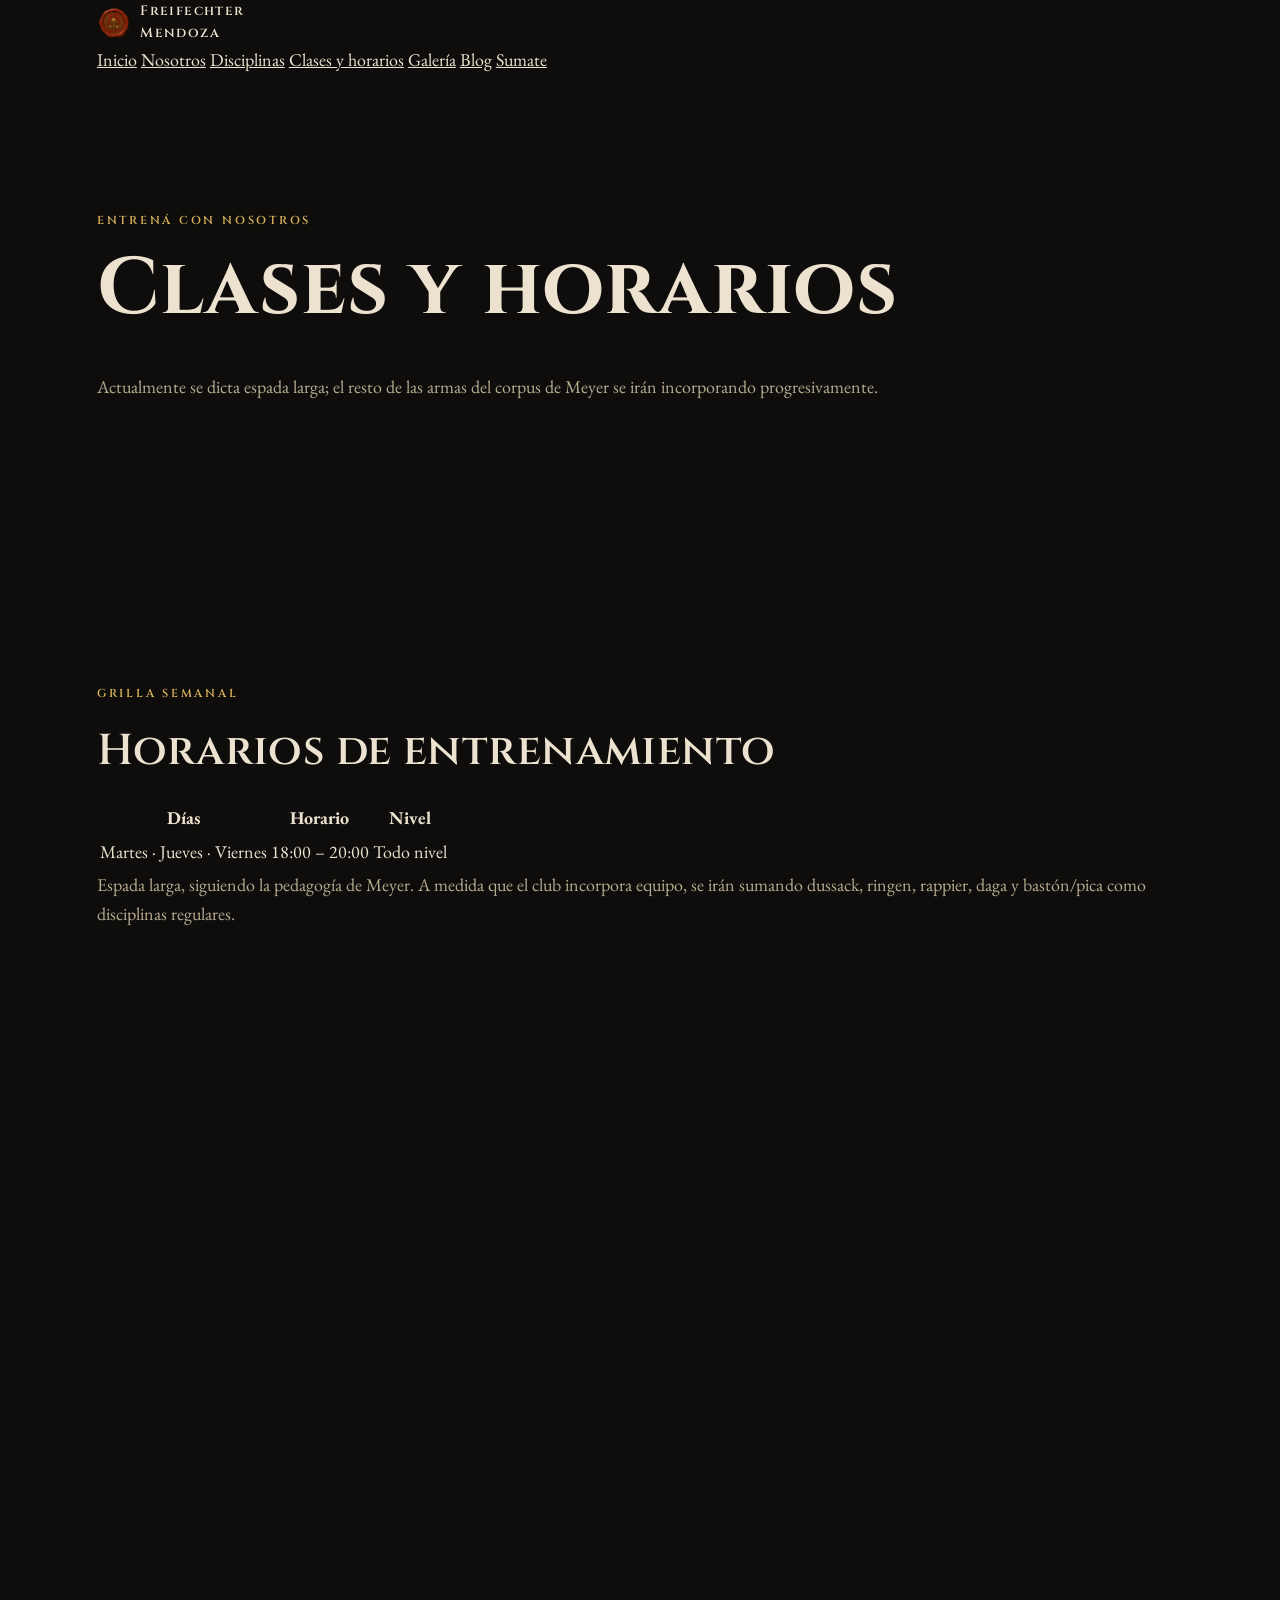
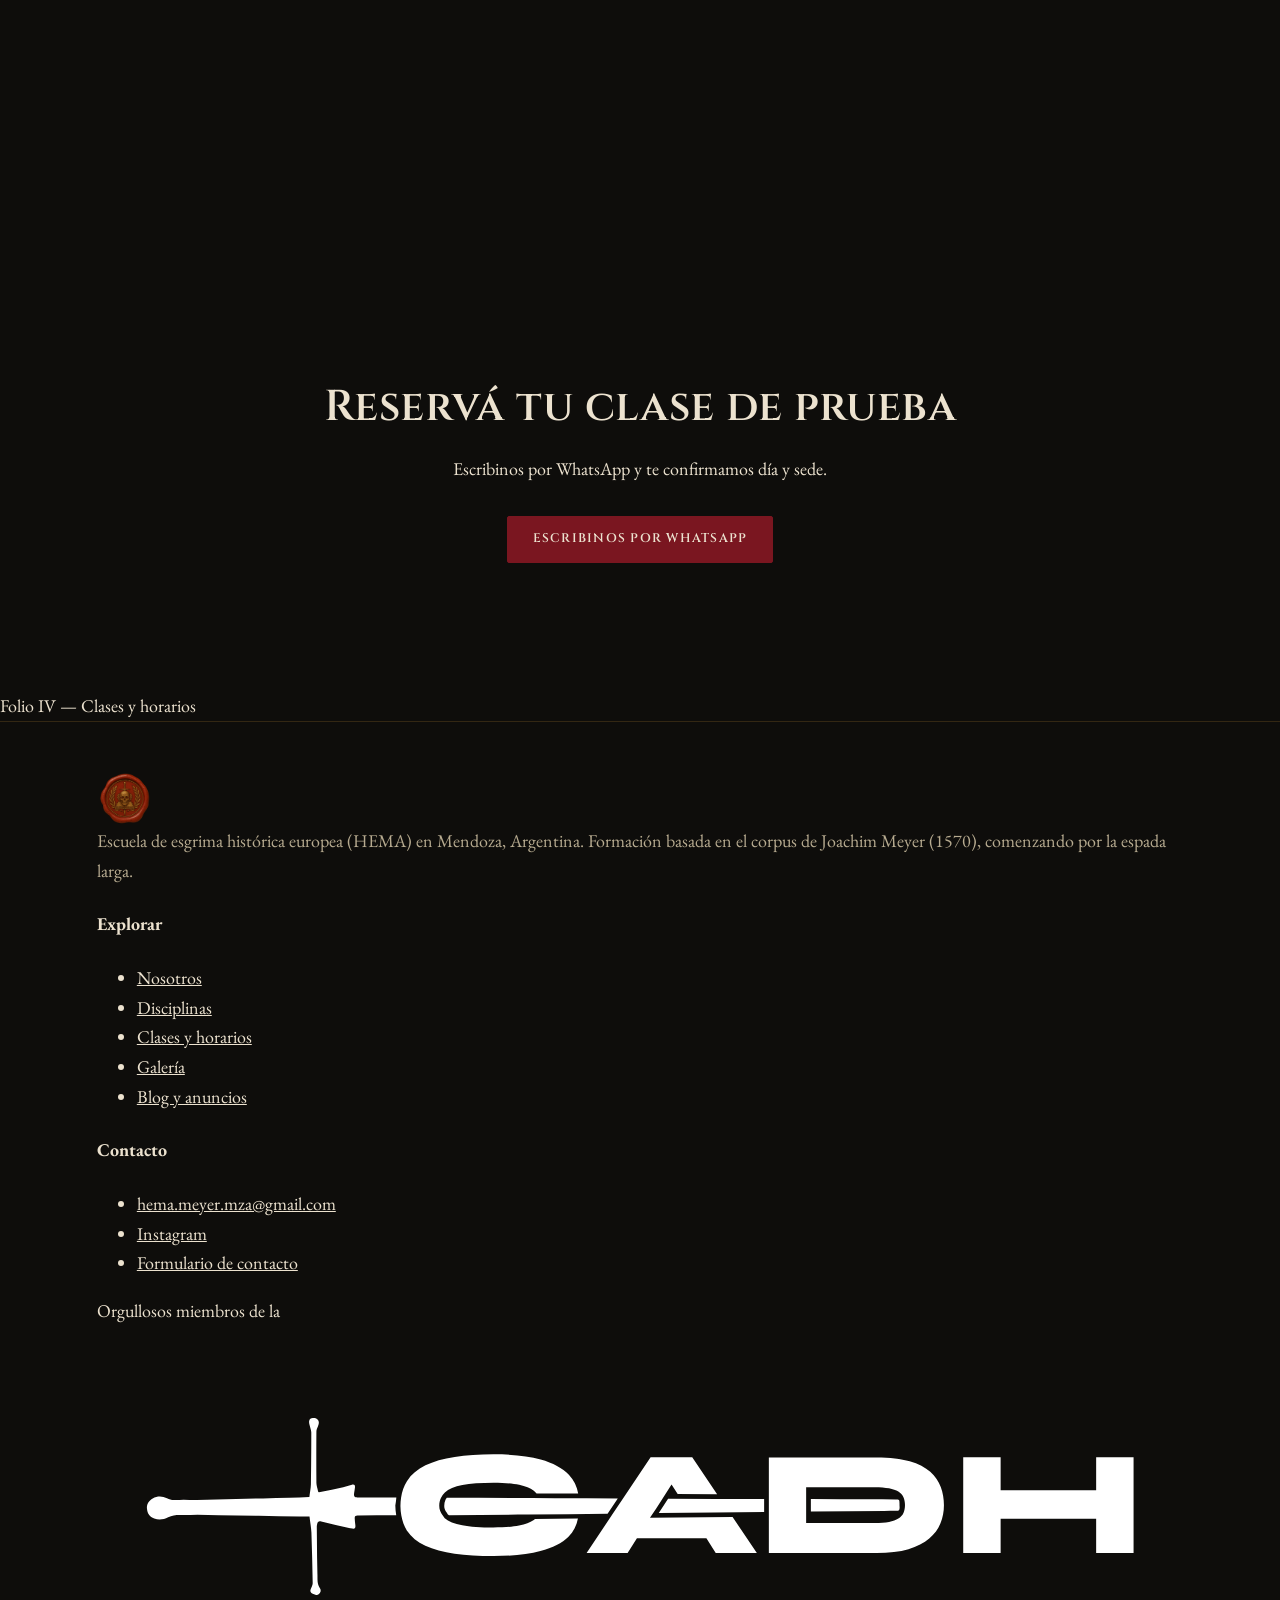
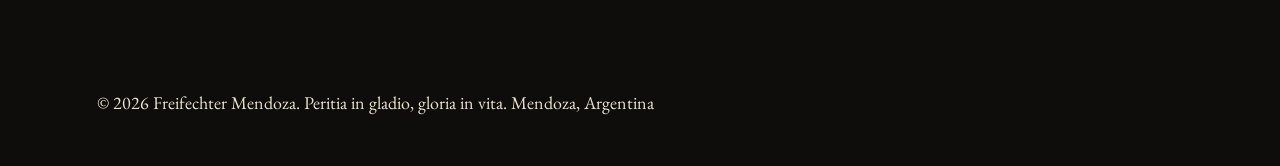
<file: horarios.html>
<!DOCTYPE html>
<html lang="es-AR">
<head>
<meta charset="UTF-8">
<meta name="viewport" content="width=device-width, initial-scale=1.0">
<title>Clases y horarios · Freifechter Mendoza</title>
<meta name="description" content="Horarios de entrenamiento y aranceles de Freifechter Mendoza.">
<link rel="canonical" href="https://freifechter.ar/horarios.html">
<meta property="og:type" content="website">
<meta property="og:site_name" content="Freifechter Mendoza">
<meta property="og:title" content="Clases y horarios · Freifechter Mendoza">
<meta property="og:description" content="Horarios de entrenamiento y aranceles de Freifechter Mendoza.">
<meta property="og:image" content="https://freifechter.ar/assets/img/og-image.jpg">
<meta property="og:url" content="https://freifechter.ar/horarios.html">
<meta property="og:locale" content="es_AR">
<meta name="twitter:card" content="summary_large_image">
<meta name="twitter:title" content="Clases y horarios · Freifechter Mendoza">
<meta name="twitter:description" content="Horarios de entrenamiento y aranceles de Freifechter Mendoza.">
<meta name="twitter:image" content="https://freifechter.ar/assets/img/og-image.jpg">
<link rel="icon" type="image/png" href="assets/img/logo-icon.png">
<link rel="stylesheet" href="assets/css/style.css">
</head>
<body>

<header class="site-header">
  <div class="container">
    <a href="index.html" class="brand">
      <img src="assets/img/logo-icon.png" alt="Escudo Freifechter Mendoza">
      <span class="brand-word">Freifechter<br>Mendoza</span>
    </a>
    <button class="nav-toggle" aria-label="Abrir menú" aria-expanded="false">☰</button>
    <nav class="main-nav">
      <a href="index.html" class="">Inicio</a>
      <a href="nosotros.html" class="">Nosotros</a>
      <a href="disciplinas.html" class="">Disciplinas</a>
      <a href="horarios.html" class="active">Clases y horarios</a>
      <a href="galeria.html" class="">Galería</a>
      <a href="blog.html" class="">Blog</a>
      <a href="contacto.html" class="">Sumate</a>
    </nav>
  </div>
</header>

<main id="page" class="page-sheet">
<section class="page-hero">
  <div class="container">
    <span class="eyebrow">Entrená con nosotros</span>
    <h1>Clases y horarios</h1>
    <p>Actualmente se dicta espada larga; el resto de las armas del corpus de Meyer se irán incorporando progresivamente.</p>
  </div>
</section>

<section>
  <div class="container">
    <span class="eyebrow">Grilla semanal</span>
    <h2 style="margin-top:.4rem;margin-bottom:1.5rem;">Horarios de entrenamiento</h2>
    <table class="schedule">
      <tr><th>Días</th><th>Horario</th><th>Nivel</th></tr>
      <tr><td>Martes · Jueves · Viernes</td><td>18:00 – 20:00</td><td>Todo nivel</td></tr>
    </table>
    <p class="form-note">Espada larga, siguiendo la pedagogía de Meyer. A medida que el club incorpora equipo, se irán sumando dussack, ringen, rappier, daga y bastón/pica como disciplinas regulares.</p>
  </div>
</section>

<section class="section-alt">
  <div class="container split">
    <div class="reveal">
      <span class="eyebrow">Aranceles</span>
      <h2 style="margin-bottom:1.5rem;">Cuota mensual</h2>
      <div class="card">
        <h3>Mensual — acceso completo</h3>
        <p style="color:var(--gold-light);font-family:var(--display);font-size:1.8rem;margin-bottom:.6rem;">$42.000</p>
        <p>Incluye las tres clases semanales y equipo de práctica.</p>
      </div>
    </div>
    <div class="reveal">
      <span class="eyebrow">Ubicación</span>
      <h2 style="margin-bottom:1.5rem;">Dónde entrenamos</h2>
      <div class="map-frame">
        <iframe src="https://www.google.com/maps?q=-32.9106794,-68.8632661&hl=es&z=15&output=embed" loading="lazy" title="Ubicación Freifechter Mendoza"></iframe>
      </div>
      <a href="https://maps.app.goo.gl/nJZAB4cJ3z2qL3cm6" target="_blank" rel="noopener" class="btn" style="margin-top:1rem;">Ver en Google Maps</a>
    </div>
  </div>
</section>

<section style="text-align:center;">
  <div class="container">
    <h2>Reservá tu clase de prueba</h2>
    <p style="color:var(--text-soft);max-width:520px;margin:0 auto 2rem;">Escribinos por WhatsApp y te confirmamos día y sede.</p>
    <a href="https://wa.me/5492613629978?text=Hola%21%20Quiero%20probar%20una%20clase%20en%20Freifechter%20Mendoza." target="_blank" rel="noopener" class="btn solid">Escribinos por WhatsApp</a>
  </div>
</section>
<div class="folio">Folio IV — Clases y horarios</div>
</main>

<footer>
  <div class="container">
    <div class="footer-grid">
      <div class="footer-brand">
        <img src="assets/img/logo-icon.png" alt="Escudo Freifechter Mendoza" style="width:56px;height:56px;">
        <p>Escuela de esgrima histórica europea (HEMA) en Mendoza, Argentina. Formación basada en el corpus de Joachim Meyer (1570), comenzando por la espada larga.</p>
      </div>
      <div>
        <h4>Explorar</h4>
        <ul>
          <li><a href="nosotros.html">Nosotros</a></li>
          <li><a href="disciplinas.html">Disciplinas</a></li>
          <li><a href="horarios.html">Clases y horarios</a></li>
          <li><a href="galeria.html">Galería</a></li>
          <li><a href="blog.html">Blog y anuncios</a></li>
        </ul>
      </div>
      <div>
        <h4>Contacto</h4>
        <ul>
          <li><a href="mailto:hema.meyer.mza@gmail.com">hema.meyer.mza@gmail.com</a></li>
          <li><a href="https://www.instagram.com/freifechtermendoza/" target="_blank" rel="noopener">Instagram</a></li>
          <li><a href="contacto.html">Formulario de contacto</a></li>
        </ul>
      </div>
    </div>
    <div class="footer-partners">
      <span>Orgullosos miembros de la</span>
      <a href="https://www.cadh-hema.com.ar" target="_blank" rel="noopener">
        <img src="assets/img/logo-cadh.svg" alt="Comunidad Argentina de HEMA">
      </a>
    </div>
    <div class="footer-bottom">
      <span>© <span id="year"></span> Freifechter Mendoza. Peritia in gladio, gloria in vita.</span>
      <span>Mendoza, Argentina</span>
    </div>
  </div>
</footer>

<script>document.getElementById('year').textContent = new Date().getFullYear();</script>
<script src="assets/js/main.js"></script>
<script src="assets/js/page-transitions.js"></script>
</body>
</html>
</file>
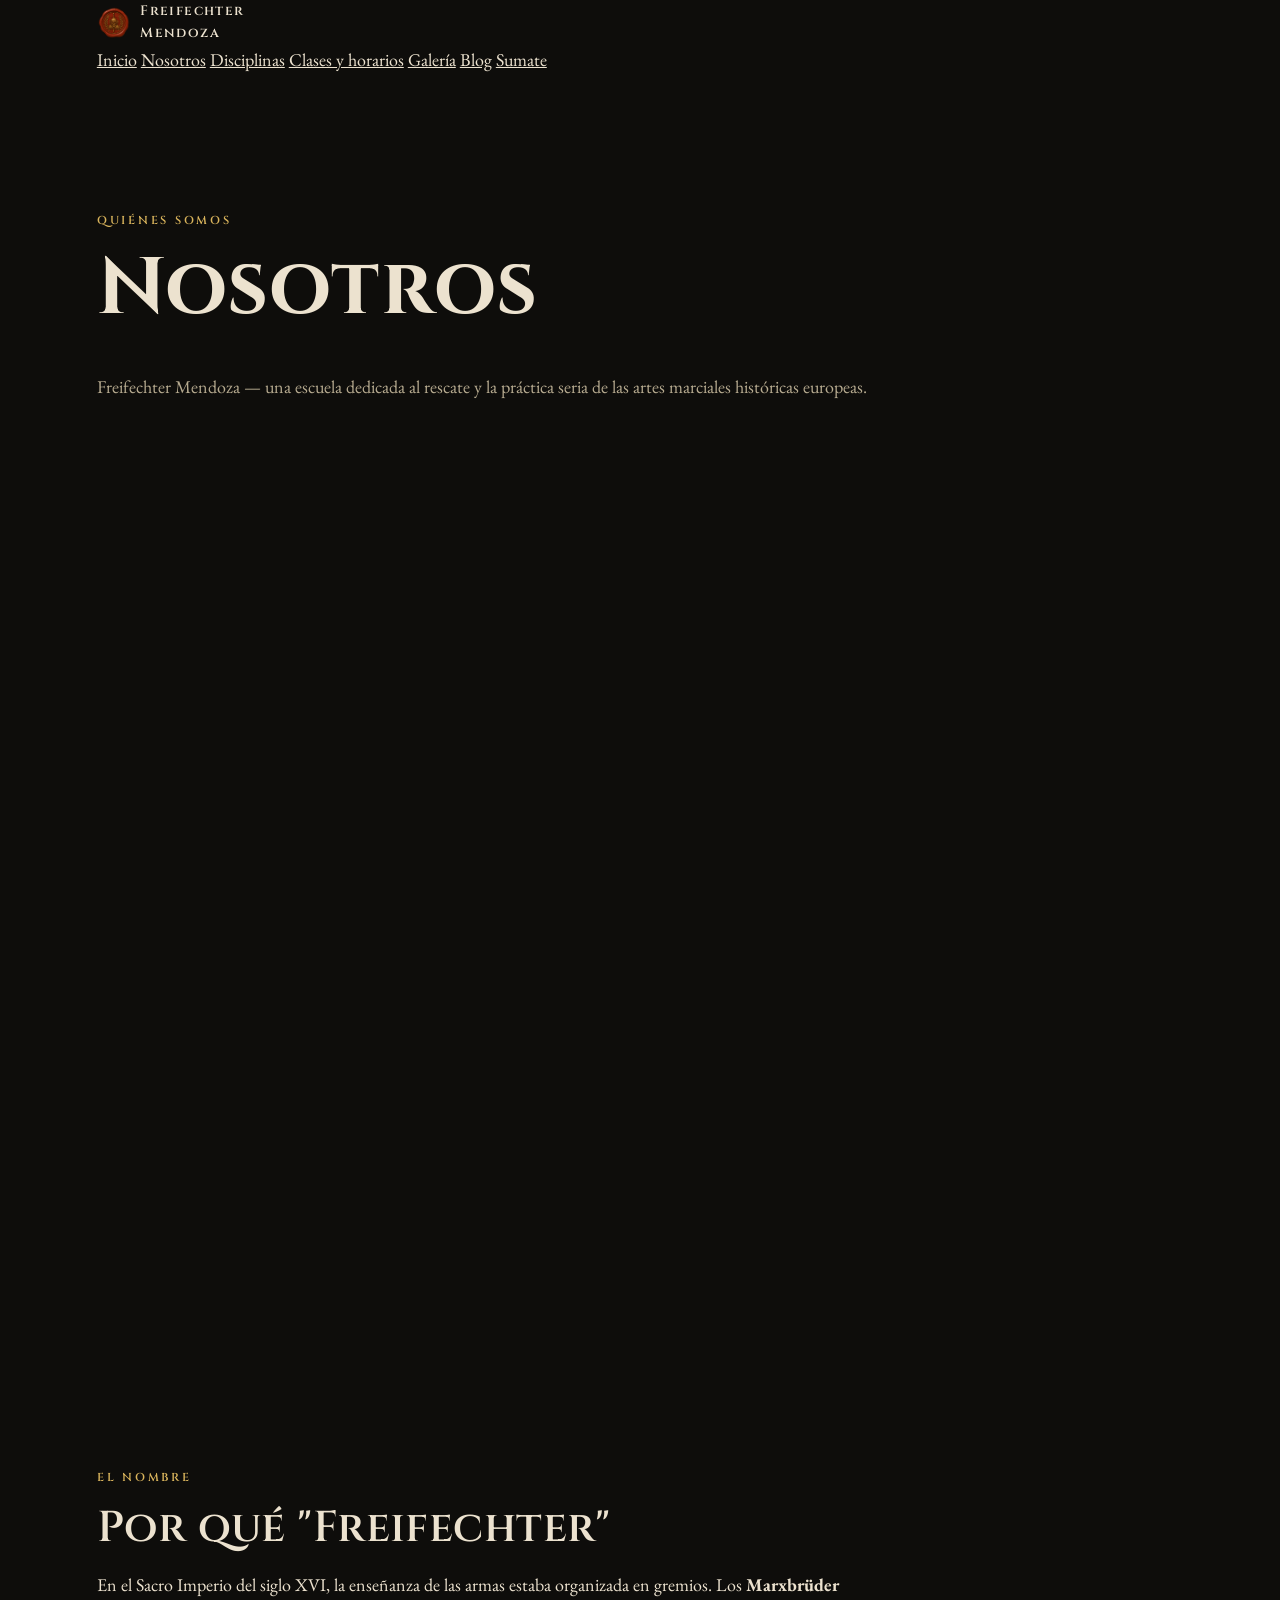
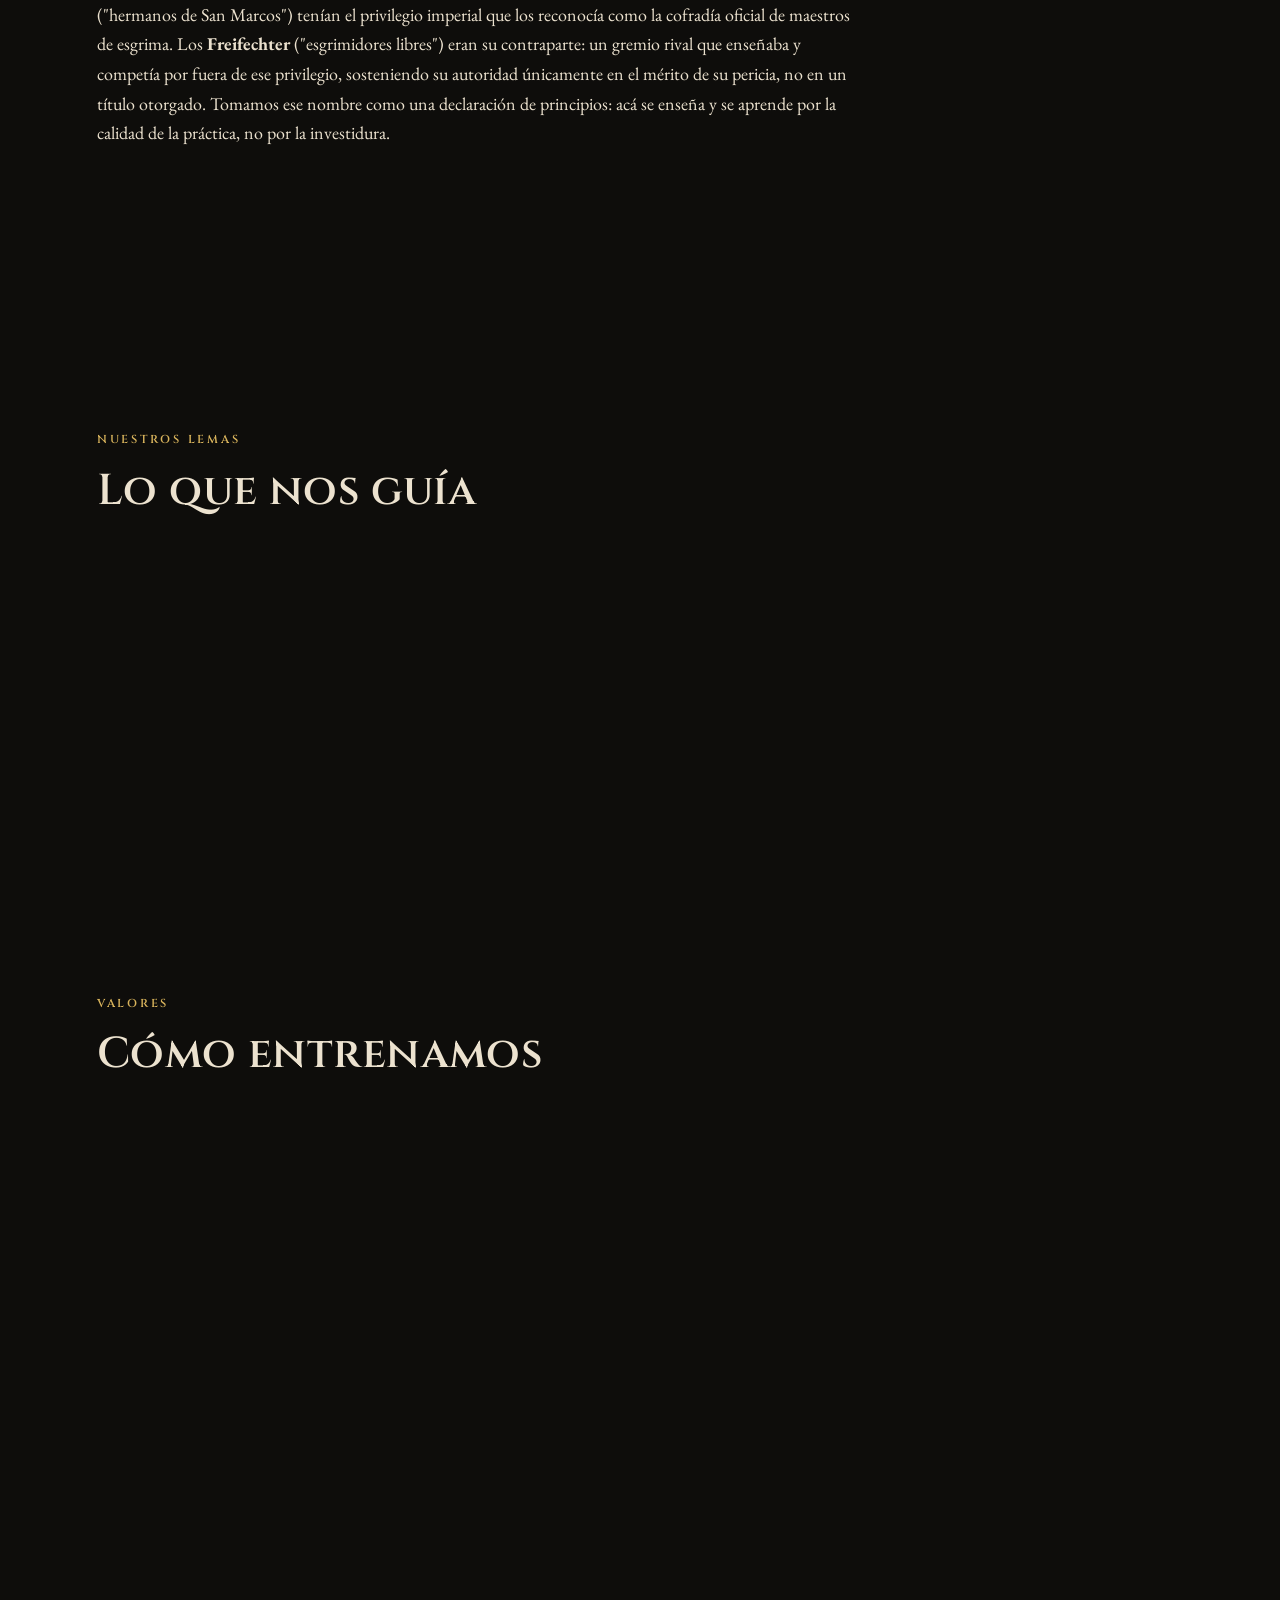
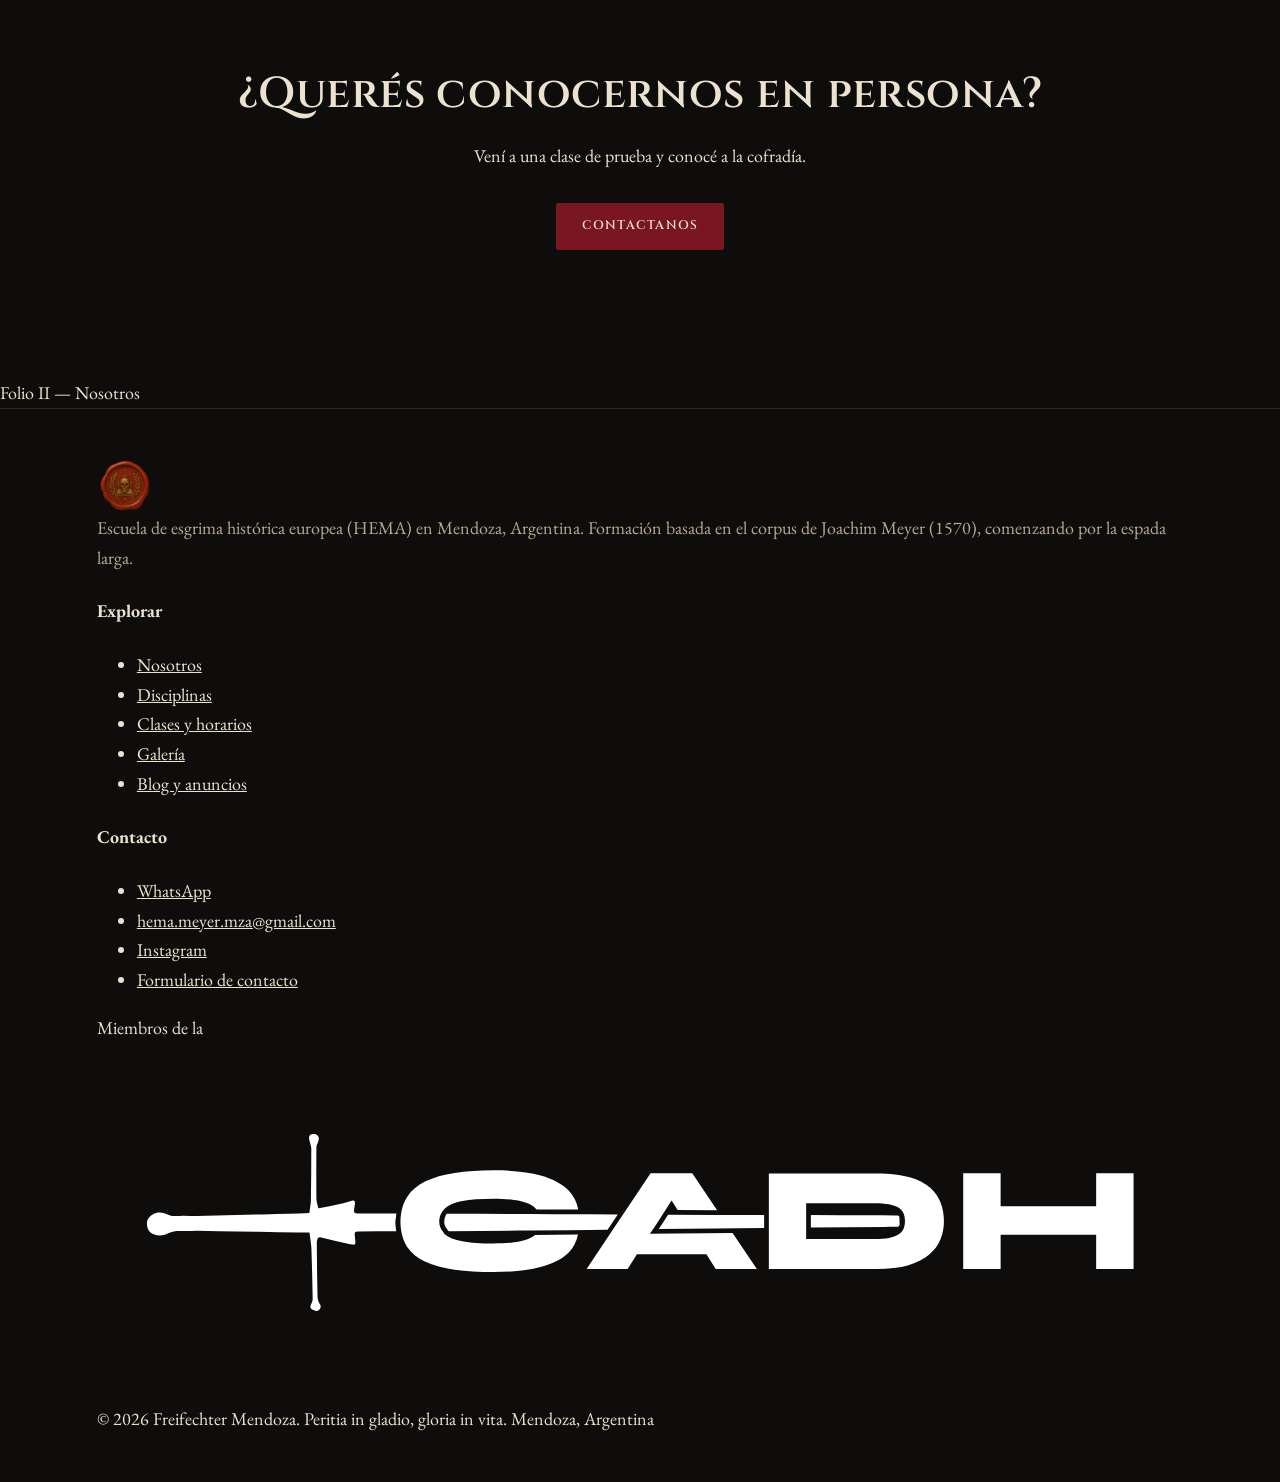
<file: nosotros.html>
<!DOCTYPE html>
<html lang="es-AR">
<head>
<meta charset="UTF-8">
<meta name="viewport" content="width=device-width, initial-scale=1.0">
<title>Nosotros · Freifechter Mendoza</title>
<meta name="description" content="Historia, valores y filosofía de Freifechter Mendoza.">
<link rel="canonical" href="https://freifechter.ar/nosotros.html">
<meta property="og:type" content="website">
<meta property="og:site_name" content="Freifechter Mendoza">
<meta property="og:title" content="Nosotros · Freifechter Mendoza">
<meta property="og:description" content="Historia, valores y filosofía de Freifechter Mendoza.">
<meta property="og:image" content="https://freifechter.ar/assets/img/og-image.jpg">
<meta property="og:url" content="https://freifechter.ar/nosotros.html">
<meta property="og:locale" content="es_AR">
<meta name="twitter:card" content="summary_large_image">
<meta name="twitter:title" content="Nosotros · Freifechter Mendoza">
<meta name="twitter:description" content="Historia, valores y filosofía de Freifechter Mendoza.">
<meta name="twitter:image" content="https://freifechter.ar/assets/img/og-image.jpg">
<link rel="icon" type="image/png" href="assets/img/logo-icon.png">
<link rel="stylesheet" href="assets/css/style.css">
</head>
<body>

<header class="site-header">
  <div class="container">
    <a href="index.html" class="brand">
      <img src="assets/img/logo-icon.png" alt="Escudo Freifechter Mendoza">
      <span class="brand-word">Freifechter<br>Mendoza</span>
    </a>
    <button class="nav-toggle" aria-label="Abrir menú" aria-expanded="false">☰</button>
    <nav class="main-nav">
      <a href="index.html" class="">Inicio</a>
      <a href="nosotros.html" class="active">Nosotros</a>
      <a href="disciplinas.html" class="">Disciplinas</a>
      <a href="horarios.html" class="">Clases y horarios</a>
      <a href="galeria.html" class="">Galería</a>
      <a href="blog.html" class="">Blog</a>
      <a href="contacto.html" class="">Sumate</a>
    </nav>
  </div>
</header>

<main id="page" class="page-sheet">
<section class="page-hero">
  <div class="container">
    <span class="eyebrow">Quiénes somos</span>
    <h1>Nosotros</h1>
    <p>Freifechter Mendoza — una escuela dedicada al rescate y la práctica seria de las artes marciales históricas europeas.</p>
  </div>
</section>

<section>
  <div class="container split">
    <div class="reveal">
      <span class="eyebrow">Nuestra historia</span>
      <h2>De la biblioteca a la sala de armas</h2>
      <p style="color:var(--text-soft);">Freifechter Mendoza nace de la voluntad de un grupo de practicantes de estudiar los tratados de esgrima del Renacimiento y llevarlos al cuerpo: no como reconstitución teatral, sino como sistema marcial vivo, verificable y entrenable.</p>
      <p style="color:var(--text-soft);">Con sede en Mendoza, Argentina, trabajamos principalmente sobre el corpus de <strong>Joachim Meyer</strong> (1570) — el gran sistematizador tardío de la tradición alemana, cuya obra <em>Gründtliche Beschreibung der Kunst des Fechtens</em> describe espada larga, dussack, ringen (lucha), rappier, daga y bastón/pica con un método pedagógico propio. Seguimos ese mismo orden: se empieza por la espada larga, y a medida que el club incorpora el equipo necesario, se suman progresivamente el resto de las armas.</p>
    </div>
    <div class="reveal" style="text-align:center;">
      <img src="assets/img/logo.png" alt="Escudo Freifechter Mendoza" style="max-width:280px;margin:0 auto;">
    </div>
  </div>
</section>

<section class="section-alt">
  <div class="container">
    <span class="eyebrow">El nombre</span>
    <h2 style="margin-bottom:1rem;">Por qué "Freifechter"</h2>
    <p style="color:var(--text-soft);max-width:760px;">En el Sacro Imperio del siglo XVI, la enseñanza de las armas estaba organizada en gremios. Los <strong>Marxbrüder</strong> ("hermanos de San Marcos") tenían el privilegio imperial que los reconocía como la cofradía oficial de maestros de esgrima. Los <strong>Freifechter</strong> ("esgrimidores libres") eran su contraparte: un gremio rival que enseñaba y competía por fuera de ese privilegio, sosteniendo su autoridad únicamente en el mérito de su pericia, no en un título otorgado. Tomamos ese nombre como una declaración de principios: acá se enseña y se aprende por la calidad de la práctica, no por la investidura.</p>
  </div>
</section>

<section>
  <div class="container">
    <span class="eyebrow">Nuestros lemas</span>
    <h2 style="margin-bottom:2rem;">Lo que nos guía</h2>
    <div class="grid cols-2">
      <div class="card reveal">
        <h3 style="font-style:italic;">«In sapientia incipit victoria»</h3>
        <p>La victoria empieza en el conocimiento. Antes que la fuerza, el estudio: entender el arma, la distancia y al adversario.</p>
      </div>
      <div class="card reveal">
        <h3 style="font-style:italic;">«Peritia in gladio, gloria in vita»</h3>
        <p>Pericia con la espada, gloria en la vida. La disciplina de la sala de armas se lleva puesta afuera de ella.</p>
      </div>
    </div>
  </div>
</section>

<section class="section-alt">
  <div class="container">
    <span class="eyebrow">Valores</span>
    <h2 style="margin-bottom:2rem;">Cómo entrenamos</h2>
    <div class="grid cols-3">
      <div class="card reveal">
        <h3>Fidelidad a la fuente</h3>
        <p>Trabajamos directamente sobre el tratado de Meyer, con traducción y análisis técnico antes que interpretación libre.</p>
      </div>
      <div class="card reveal">
        <h3>Seguridad primero</h3>
        <p>Equipo de protección adecuado, progresión gradual de intensidad y control estricto en todo ejercicio de contacto.</p>
      </div>
      <div class="card reveal">
        <h3>Comunidad</h3>
        <p>Un espacio abierto a cualquier persona dispuesta a entrenar con seriedad, sin importar la experiencia previa. Además, somos parte de la <a href="https://www.cadh-hema.com.ar" target="_blank" rel="noopener" style="color:var(--gold-light);">Comunidad Argentina de HEMA</a>, junto a otras escuelas del país.</p>
      </div>
    </div>
  </div>
</section>

<section style="text-align:center;">
  <div class="container">
    <h2>¿Querés conocernos en persona?</h2>
    <p style="color:var(--text-soft);max-width:520px;margin:0 auto 2rem;">Vení a una clase de prueba y conocé a la cofradía.</p>
    <a href="contacto.html" class="btn solid">Contactanos</a>
  </div>
</section>
<div class="folio">Folio II — Nosotros</div>
</main>

<footer>
  <div class="container">
    <div class="footer-grid">
      <div class="footer-brand">
        <img src="assets/img/logo-icon.png" alt="Escudo Freifechter Mendoza" style="width:56px;height:56px;">
        <p>Escuela de esgrima histórica europea (HEMA) en Mendoza, Argentina. Formación basada en el corpus de Joachim Meyer (1570), comenzando por la espada larga.</p>
      </div>
      <div>
        <h4>Explorar</h4>
        <ul>
          <li><a href="nosotros.html">Nosotros</a></li>
          <li><a href="disciplinas.html">Disciplinas</a></li>
          <li><a href="horarios.html">Clases y horarios</a></li>
          <li><a href="galeria.html">Galería</a></li>
          <li><a href="blog.html">Blog y anuncios</a></li>
        </ul>
      </div>
      <div>
        <h4>Contacto</h4>
        <ul>
          <li><a href="https://wa.me/5492613629978?text=Hola%21%20Quiero%20probar%20una%20clase%20en%20Freifechter%20Mendoza." target="_blank" rel="noopener">WhatsApp</a></li>
          <li><a href="mailto:hema.meyer.mza@gmail.com">hema.meyer.mza@gmail.com</a></li>
          <li><a href="https://www.instagram.com/freifechtermendoza/" target="_blank" rel="noopener">Instagram</a></li>
          <li><a href="contacto.html">Formulario de contacto</a></li>
        </ul>
      </div>
    </div>
    <div class="footer-partners">
      <span>Miembros de la</span>
      <a href="https://www.cadh-hema.com.ar" target="_blank" rel="noopener">
        <img src="assets/img/logo-cadh.svg" alt="Comunidad Argentina de HEMA">
      </a>
    </div>
    <div class="footer-bottom">
      <span>© <span id="year"></span> Freifechter Mendoza. Peritia in gladio, gloria in vita.</span>
      <span>Mendoza, Argentina</span>
    </div>
  </div>
</footer>

<script>document.getElementById('year').textContent = new Date().getFullYear();</script>
<script src="assets/js/main.js"></script>
<script src="assets/js/page-transitions.js"></script>
</body>
</html>
</file>
<file: assets/css/style.css>
@import url('https://fonts.googleapis.com/css2?family=Cinzel:wght@500;600;700&family=EB+Garamond:ital,wght@0,400;0,500;0,600;1,400&display=swap');

:root{
  --bg:        #0e0d0b;
  --bg-2:      #17140f;
  --bg-3:      #201b14;
  --white:     #ece2cf;
  --gray:      #b7ab90;
  --gray-dim:  #8a7f68;
  --gold:      #b8862f;
  --gold-soft: #d9b45c;
  --wax:       #7a1620;
  --wax-soft:  #9c2430;
  --line:      rgba(184,134,47,.22);

  --font: 'EB Garamond', serif;
  --font-display: 'Cinzel', serif;
  --maxw: 1240px;
}

*,*::before,*::after{ box-sizing:border-box; }
html{ scroll-behavior:smooth; }
body{
  margin:0; background:var(--bg); color:var(--white);
  font-family:var(--font); font-weight:400;
  font-size:18px; line-height:1.65; -webkit-font-smoothing:antialiased;
}
img{ max-width:100%; display:block; }
a{ color:inherit; }
.container{ max-width:var(--maxw); margin:0 auto; padding:0 6vw; }
section{ padding:clamp(4rem,10vw,8rem) 0; }

h1,h2,h3{ font-family:var(--font-display); font-weight:600; letter-spacing:.01em; margin:0 0 .5em; }
h1{ font-size:clamp(2.6rem,7vw,5rem); line-height:1.06; font-weight:700; }
h2{ font-size:clamp(1.8rem,4vw,2.7rem); line-height:1.15; }
h3{ font-size:1.25rem; font-weight:600; }
p{ margin:0 0 1em; color:var(--gray); }

.eyebrow{
  display:inline-block; font-family:var(--font-display); font-size:.72rem; letter-spacing:.24em; text-transform:uppercase;
  color:var(--gold-soft); font-weight:600; margin-bottom:1.1rem;
}
.center{ text-align:center; }
.lead{ font-size:1.2rem; color:var(--gray); max-width:60ch; }
.mx-auto{ margin-left:auto; margin-right:auto; }

/* ===== Botones ===== */
.btn{
  display:inline-flex; align-items:center; gap:.6em;
  font-family:var(--font-display); font-size:.78rem; font-weight:600; letter-spacing:.1em; text-transform:uppercase;
  text-decoration:none; padding:1em 2em; border-radius:2px;
  border:1px solid var(--gold); color:var(--gold-soft); background:transparent;
  transition:background .25s ease, color .25s ease, transform .2s ease;
}
.btn:hover{ transform:translateY(-2px); background:var(--gold); color:var(--bg); }
.btn.solid{ background:var(--wax); color:var(--white); border-color:var(--wax); }
.btn.solid:hover{ background:var(--wax-soft); border-color:var(--wax-soft); color:var(--white); }
.btn.gold{ background:var(--gold); color:var(--bg); border-color:var(--gold); }
.btn.gold:hover{ background:var(--gold-soft); border-color:var(--gold-soft); }

/* ===== Nav ===== */
.nav{
  position:fixed; top:0; left:0; right:0; z-index:100;
  padding:1.3rem 0; transition:background .3s ease, padding .3s ease, border-color .3s ease;
  border-bottom:1px solid var(--line);
  background:rgba(10,9,6,.78); backdrop-filter:blur(8px);
}
.nav.solid{ background:rgba(10,9,6,.92); backdrop-filter:blur(10px); border-color:var(--line); padding:.9rem 0; }
.nav .container{ display:flex; align-items:center; justify-content:space-between; }
.brand{ display:flex; align-items:center; gap:.6rem; text-decoration:none; }
.brand img{ width:34px; height:34px; object-fit:contain; }
.brand span{ font-family:var(--font-display); font-weight:600; font-size:.85rem; letter-spacing:.1em; }
.nav-links{ display:flex; gap:2.2rem; align-items:center; }
.nav-links a{ font-family:var(--font-display); font-size:.72rem; letter-spacing:.08em; text-transform:uppercase; font-weight:500; text-decoration:none; color:var(--gray); transition:color .2s; }
.nav-links a:hover{ color:var(--white); }
.nav-toggle{ display:none; background:none; border:1px solid var(--line); color:var(--white); width:42px; height:42px; border-radius:8px; cursor:pointer; }

/* ===== Hero ===== */
.hero{
  position:relative; min-height:100vh; display:flex; align-items:center;
  overflow:hidden; padding:8rem 0 4rem;
}
.hero-bg{
  position:absolute; inset:0; background-size:cover; background-position:center 30%;
}
.hero-bg::after{ content:none; }
.hero::before{
  content:""; position:absolute; inset:0;
  background:linear-gradient(180deg, rgba(10,9,6,.28) 0%, rgba(10,9,6,.1) 45%, rgba(10,9,6,.4) 100%);
}
.hero-content{
  position:relative; z-index:2; max-width:1000px;
  display:flex; align-items:center; gap:clamp(1.5rem,4vw,3rem);
  background:rgba(236,226,207,.94); border:1px solid var(--gold);
  padding:clamp(1.8rem,4vw,3.2rem); border-radius:2px;
  box-shadow:0 30px 70px -20px rgba(0,0,0,.55);
}
.hero-text{ flex:1 1 auto; }
.hero-logo{
  width:clamp(150px,15vw,230px); height:auto; flex-shrink:0;
  filter:drop-shadow(0 6px 20px rgba(0,0,0,.3));
}
.hero .eyebrow{ color:var(--wax); }
.hero h1{ color:#1a1509; }
.hero .lead{ font-size:1.2rem; margin-bottom:2rem; color:#3a3020; }
.hero-actions{ display:flex; gap:1rem; flex-wrap:wrap; }
@media (max-width:780px){
  .hero-content{ flex-direction:column-reverse; text-align:center; }
  .hero-actions{ justify-content:center; }
}

/* ===== Qué es HEMA (foto + texto) ===== */
.split{ display:grid; grid-template-columns:1fr 1fr; gap:clamp(2rem,6vw,5rem); align-items:center; }
.split img{ width:100%; border-radius:4px; aspect-ratio:4/5; object-fit:cover; }
.split.reverse{ direction:rtl; }
.split.reverse > *{ direction:ltr; }

/* ===== Tarjetas grandes (qué vas a aprender) ===== */
.cards4{ display:grid; grid-template-columns:repeat(2,1fr); gap:1.6rem; }
.card-big{
  position:relative; aspect-ratio:3/4; border-radius:6px; overflow:hidden;
  background:var(--bg-2);
}
.card-big img{ position:absolute; inset:0; width:100%; height:100%; object-fit:cover; transition:transform .6s ease; }
.card-big:hover img{ transform:scale(1.05); }
.card-big::after{
  content:""; position:absolute; inset:0;
  background:linear-gradient(180deg, transparent 30%, rgba(0,0,0,.88) 100%);
}
.card-big .txt{ position:absolute; left:0; right:0; bottom:0; z-index:2; padding:1.8rem; }
.card-big h3{ margin-bottom:.3rem; }
.card-big p{ color:var(--gray); font-size:.92rem; margin:0; }

/* ===== Timeline clase ===== */
.timeline{ display:flex; flex-wrap:wrap; align-items:center; justify-content:center; gap:0; }
.timeline .step{
  font-family:var(--font-display); font-weight:600; font-size:.8rem; letter-spacing:.06em; text-transform:uppercase; padding:.9rem 1.5rem;
  border:1px solid var(--line); border-radius:100px; color:var(--white); background:var(--bg-2);
}
.timeline .arrow{ color:var(--gold); padding:0 .8rem; font-size:1.2rem; }
@media (max-width:780px){
  .timeline{ flex-direction:column; align-items:stretch; }
  .timeline .step{ text-align:center; }
  .timeline .arrow{ transform:rotate(90deg); padding:.3rem 0; }
}

/* ===== Bloques de confianza (experiencia/equipo/edad) ===== */
.trust3{ display:grid; grid-template-columns:repeat(3,1fr); gap:1.6rem; }
.trust-block{ padding:2.6rem 2rem; border:1px solid var(--line); border-radius:8px; text-align:center; }
.trust-block .big{ font-family:var(--font-display); font-size:2.2rem; font-weight:700; color:var(--gold-soft); margin-bottom:.4rem; }
.trust-block p{ margin:0; }

/* ===== Comunidad ===== */
.community-grid{ display:grid; grid-template-columns:repeat(4,1fr); gap:1rem; }
.community-grid img{ width:100%; aspect-ratio:1/1; object-fit:cover; border-radius:6px; }
.community-grid .tall{ grid-row:span 2; aspect-ratio:1/2.15; }

/* ===== Filosofía ===== */
.philosophy{ background:var(--bg-2); }
.philosophy .split img{ aspect-ratio:1/1; filter:sepia(.3) contrast(1.05); }
.philosophy p{ color:var(--gray); font-size:1.05rem; }

/* ===== Testimonios ===== */
.testi-grid{ display:grid; grid-template-columns:repeat(3,1fr); gap:1.4rem; }
.testi-card{ background:var(--bg-2); border:1px solid var(--line); border-radius:8px; padding:2.2rem; }
.testi-card .quote{ font-size:1.15rem; font-weight:500; color:var(--white); margin-bottom:1.2rem; }
.testi-card .who{ font-family:var(--font-display); font-size:.7rem; letter-spacing:.05em; text-transform:uppercase; color:var(--gray-dim); }
.testi-placeholder-note{
  grid-column:1/-1; text-align:center; font-size:.8rem; color:var(--gray-dim);
  border:1px dashed var(--line); border-radius:8px; padding:1rem;
}

/* ===== Badge CADH ===== */
.cadh-badge{
  display:flex; align-items:center; justify-content:center; gap:1.2rem;
  margin-top:3rem; padding-top:2.5rem; border-top:1px solid var(--line); flex-wrap:wrap;
}
.cadh-badge span{ font-family:var(--font-display); font-size:.85rem; letter-spacing:.04em; color:var(--gray); }
.cadh-badge img{ height:52px; width:auto; filter:brightness(1.2); opacity:.92; transition:opacity .2s; }
.cadh-badge a:hover img{ opacity:1; }

/* ===== Contacto ===== */
.contact-box{ display:grid; grid-template-columns:1fr 1fr; gap:clamp(2rem,6vw,5rem); align-items:center; }
.contact-links{ display:flex; flex-direction:column; gap:1rem; margin-top:2rem; }
.contact-links a{ display:flex; align-items:center; gap:.7rem; text-decoration:none; color:var(--white); font-weight:500; }
.map-frame{ border-radius:4px; overflow:hidden; border:1px solid var(--line); filter:sepia(.25) contrast(.95); }
.map-frame iframe{ width:100%; height:340px; border:0; display:block; }

/* ===== Footer ===== */
footer{ border-top:1px solid var(--line); padding:3rem 0; }
.footer-row{ display:flex; justify-content:space-between; flex-wrap:wrap; gap:1rem; font-size:.85rem; color:var(--gray-dim); }
.footer-row a{ color:var(--gray-dim); text-decoration:none; }
.footer-row a:hover{ color:var(--white); }

/* ===== Reveal on scroll ===== */
.reveal{ opacity:0; transform:translateY(24px); transition:opacity .8s ease, transform .8s ease; }
.reveal.in{ opacity:1; transform:none; }
@media (prefers-reduced-motion:reduce){ .reveal{ opacity:1; transform:none; transition:none; } html{ scroll-behavior:auto; } }

/* ===== Responsive ===== */
@media (max-width:900px){
  .split{ grid-template-columns:1fr; }
  .split.reverse{ direction:ltr; }
  .cards4{ grid-template-columns:1fr 1fr; }
  .trust3{ grid-template-columns:1fr; }
  .testi-grid{ grid-template-columns:1fr; }
  .community-grid{ grid-template-columns:repeat(2,1fr); }
  .community-grid .tall{ grid-row:span 1; aspect-ratio:1/1; }
  .contact-box{ grid-template-columns:1fr; }
}
@media (max-width:640px){
  body{ font-size:16px; }
  .nav-links{
    position:fixed; top:0; right:0; bottom:0; left:auto; width:min(78vw,300px); background:var(--bg-2);
    border-left:1px solid var(--line); flex-direction:column; align-items:flex-start;
    justify-content:flex-start; gap:1.6rem; padding:6.5rem 2rem 2rem; transform:translateX(100%); transition:transform .3s ease;
    overflow-y:auto; z-index:150;
  }
  .nav-links.open{ transform:none; }
  .nav-toggle{ display:flex; align-items:center; justify-content:center; }
  .cards4{ grid-template-columns:1fr; }
}
</file>
